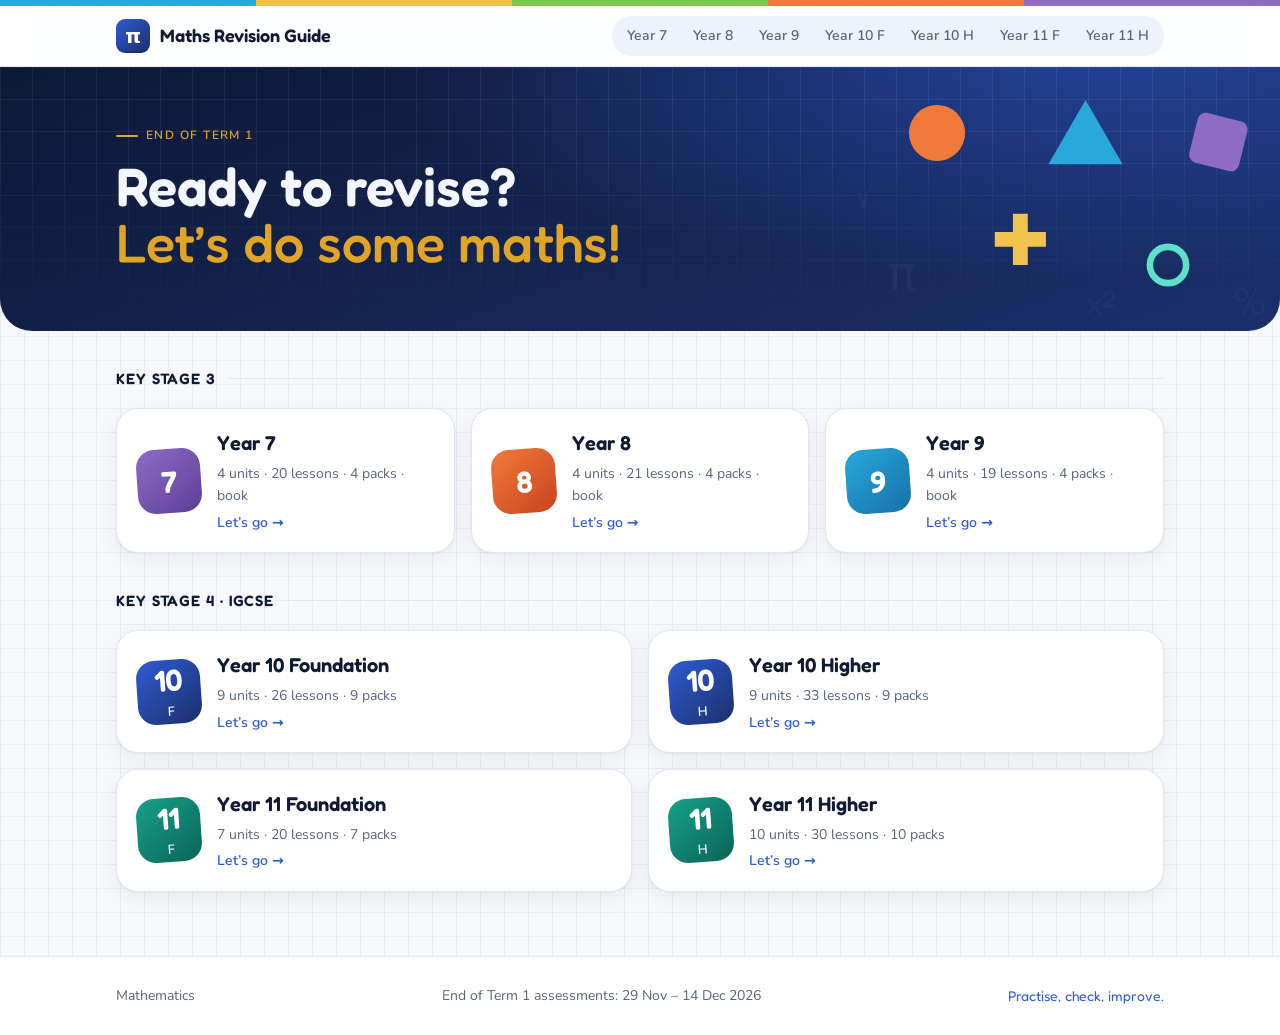
<file: index.html>
<!doctype html><html lang="en"><head><meta charset="utf-8"><meta name="viewport" content="width=device-width,initial-scale=1">
<title>Maths Revision Guide</title><link rel="preconnect" href="https://fonts.googleapis.com"><link href="https://fonts.googleapis.com/css2?family=Fredoka:wght@500;600;700&family=Nunito:wght@400;600;700;800&display=swap" rel="stylesheet">
<link rel="stylesheet" href="assets/style.css?v=1794501142"></head><body><div class="rainbow" aria-hidden="true"><i></i><i></i><i></i><i></i><i></i></div><header class="top"><div class="wrap"><a class="brand" href="index.html"><span class="logo">π</span><span><b>Maths Revision Guide</b></span></a><nav class="years"><a href="y7.html" class="">Year 7</a><a href="y8.html" class="">Year 8</a><a href="y9.html" class="">Year 9</a><a href="y10f.html" class="">Year 10 F</a><a href="y10h.html" class="">Year 10 H</a><a href="y11f.html" class="">Year 11 F</a><a href="y11h.html" class="">Year 11 H</a></nav></div></header><main><section class="hero home"><svg class="deco" viewBox="0 0 560 320" preserveAspectRatio="xMaxYMid meet" aria-hidden="true">
<g class="fl f1"><circle cx="120" cy="80" r="34" fill="#f07a3c"/></g>
<g class="fl f2"><polygon points="300,40 345,118 255,118" fill="#29a9db"/></g>
<g class="fl f3"><rect x="430" y="60" width="62" height="62" rx="10" fill="#8e6cc4" transform="rotate(14 461 91)"/></g>
<g class="fl f4"><path d="M190 200h22v-22h18v22h22v18h-22v22h-18v-22h-22z" fill="#f2c14e"/></g>
<g class="fl f2"><circle cx="400" cy="240" r="22" fill="none" stroke="#5fe0c8" stroke-width="8"/></g>
<g class="fl f1"><text x="60" y="270" font-size="58" fill="#ffffff" opacity=".22" font-family="Fredoka,sans-serif">π</text></g>
<g class="fl f3"><text x="300" y="300" font-size="40" fill="#ffffff" opacity=".2" font-family="Fredoka,sans-serif">x²</text></g>
<g class="fl f4"><text x="480" y="300" font-size="46" fill="#ffffff" opacity=".2" font-family="Fredoka,sans-serif">%</text></g>
<g class="fl f2"><text x="20" y="170" font-size="38" fill="#ffffff" opacity=".18" font-family="Fredoka,sans-serif">√</text></g>
</svg><div class="wrap"><p class="eyebrow">End of Term 1</p><h1>Ready to revise?<br><em>Let’s do some maths!</em></h1></div></section>
<div class="wrap"><div class="kslabel">Key Stage 3</div><div class="ygrid"><a class="ycard" href="y7.html"><span class="ybadge c7">7</span><span class="yname">Year 7</span><span class="ystats">4 units · 20 lessons · 4 packs · book</span><span class="go">Let’s go →</span></a><a class="ycard" href="y8.html"><span class="ybadge c8">8</span><span class="yname">Year 8</span><span class="ystats">4 units · 21 lessons · 4 packs · book</span><span class="go">Let’s go →</span></a><a class="ycard" href="y9.html"><span class="ybadge c9">9</span><span class="yname">Year 9</span><span class="ystats">4 units · 19 lessons · 4 packs · book</span><span class="go">Let’s go →</span></a></div><div class="kslabel">Key Stage 4 · IGCSE</div><div class="ygrid two"><a class="ycard" href="y10f.html"><span class="ybadge c10">10<sub>F</sub></span><span class="yname">Year 10 Foundation</span><span class="ystats">9 units · 26 lessons · 9 packs</span><span class="go">Let’s go →</span></a><a class="ycard" href="y10h.html"><span class="ybadge c10">10<sub>H</sub></span><span class="yname">Year 10 Higher</span><span class="ystats">9 units · 33 lessons · 9 packs</span><span class="go">Let’s go →</span></a><a class="ycard" href="y11f.html"><span class="ybadge c11">11<sub>F</sub></span><span class="yname">Year 11 Foundation</span><span class="ystats">7 units · 20 lessons · 7 packs</span><span class="go">Let’s go →</span></a><a class="ycard" href="y11h.html"><span class="ybadge c11">11<sub>H</sub></span><span class="yname">Year 11 Higher</span><span class="ystats">10 units · 30 lessons · 10 packs</span><span class="go">Let’s go →</span></a></div></div></main><footer><div class="wrap"><span>Mathematics</span><span>End of Term 1 assessments: 29 Nov – 14 Dec 2026</span><span class="f">Practise, check, improve.</span></div></footer></body></html>
</file>
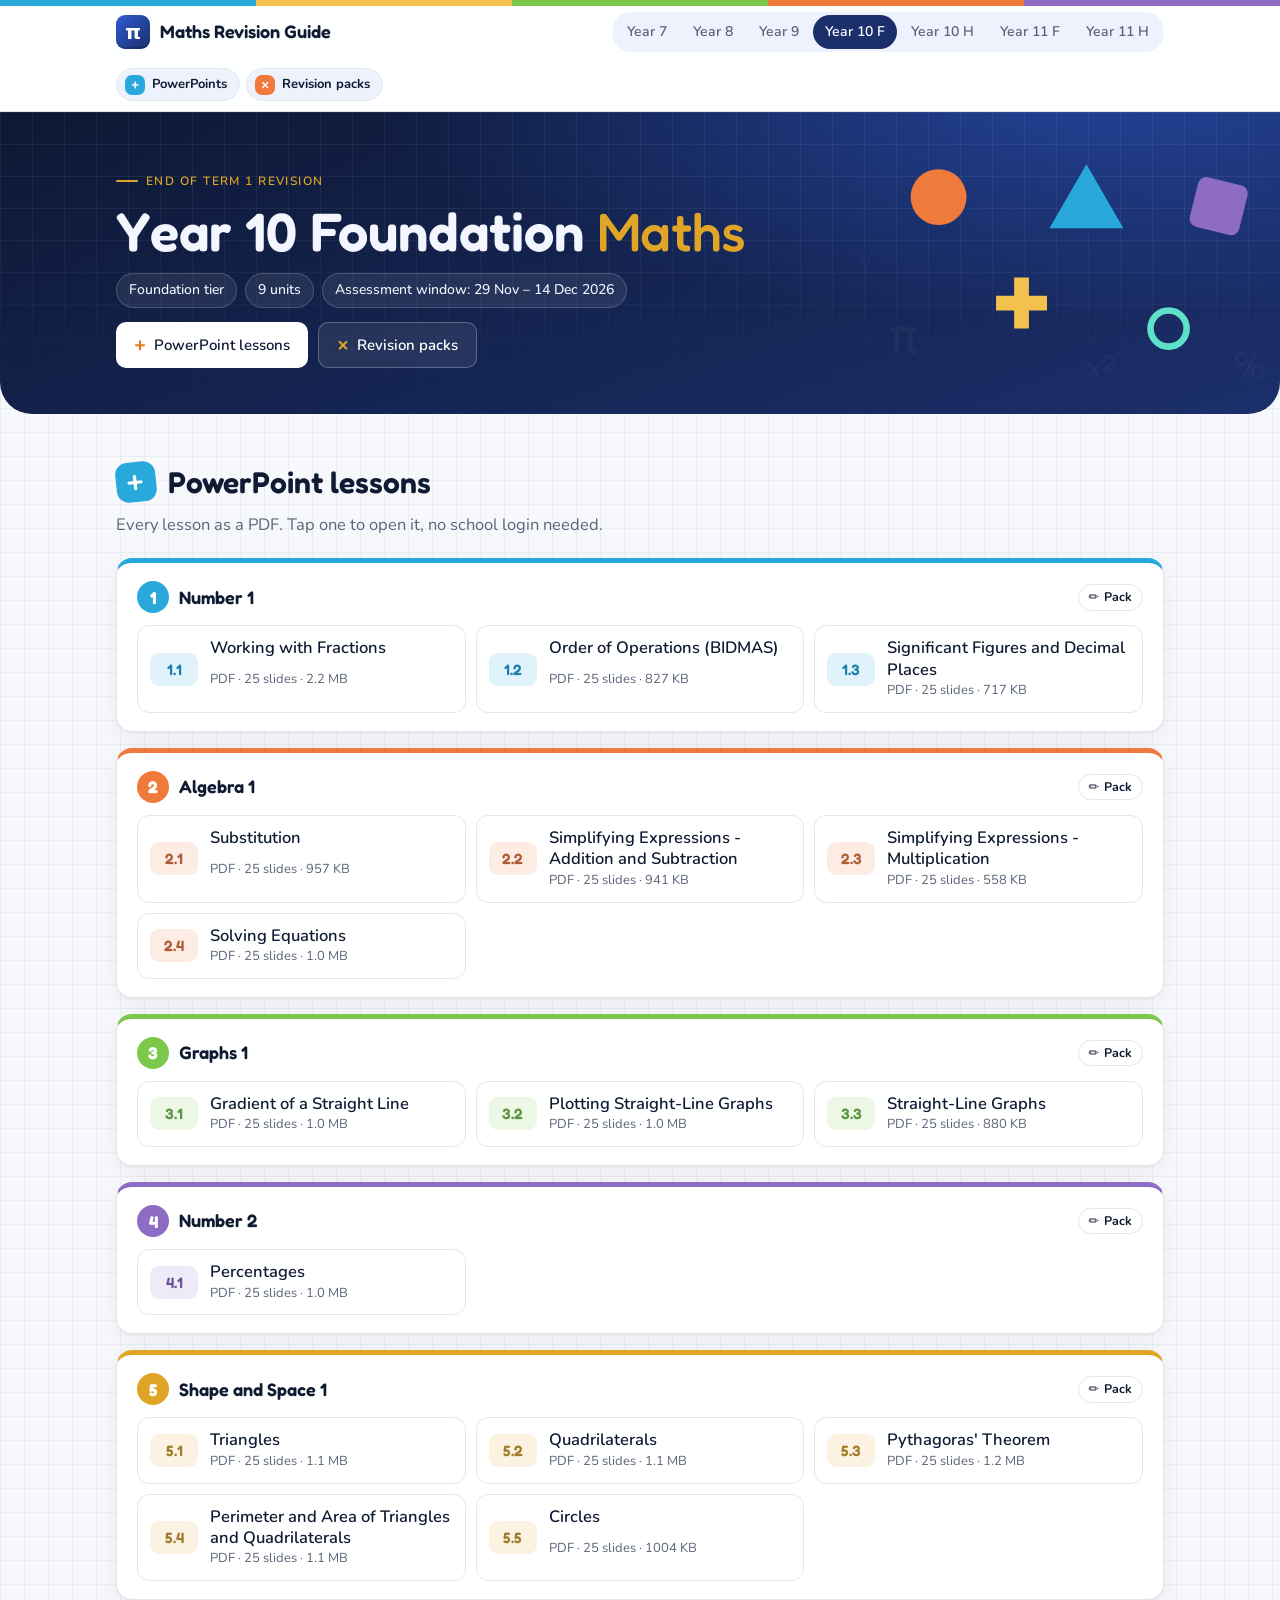
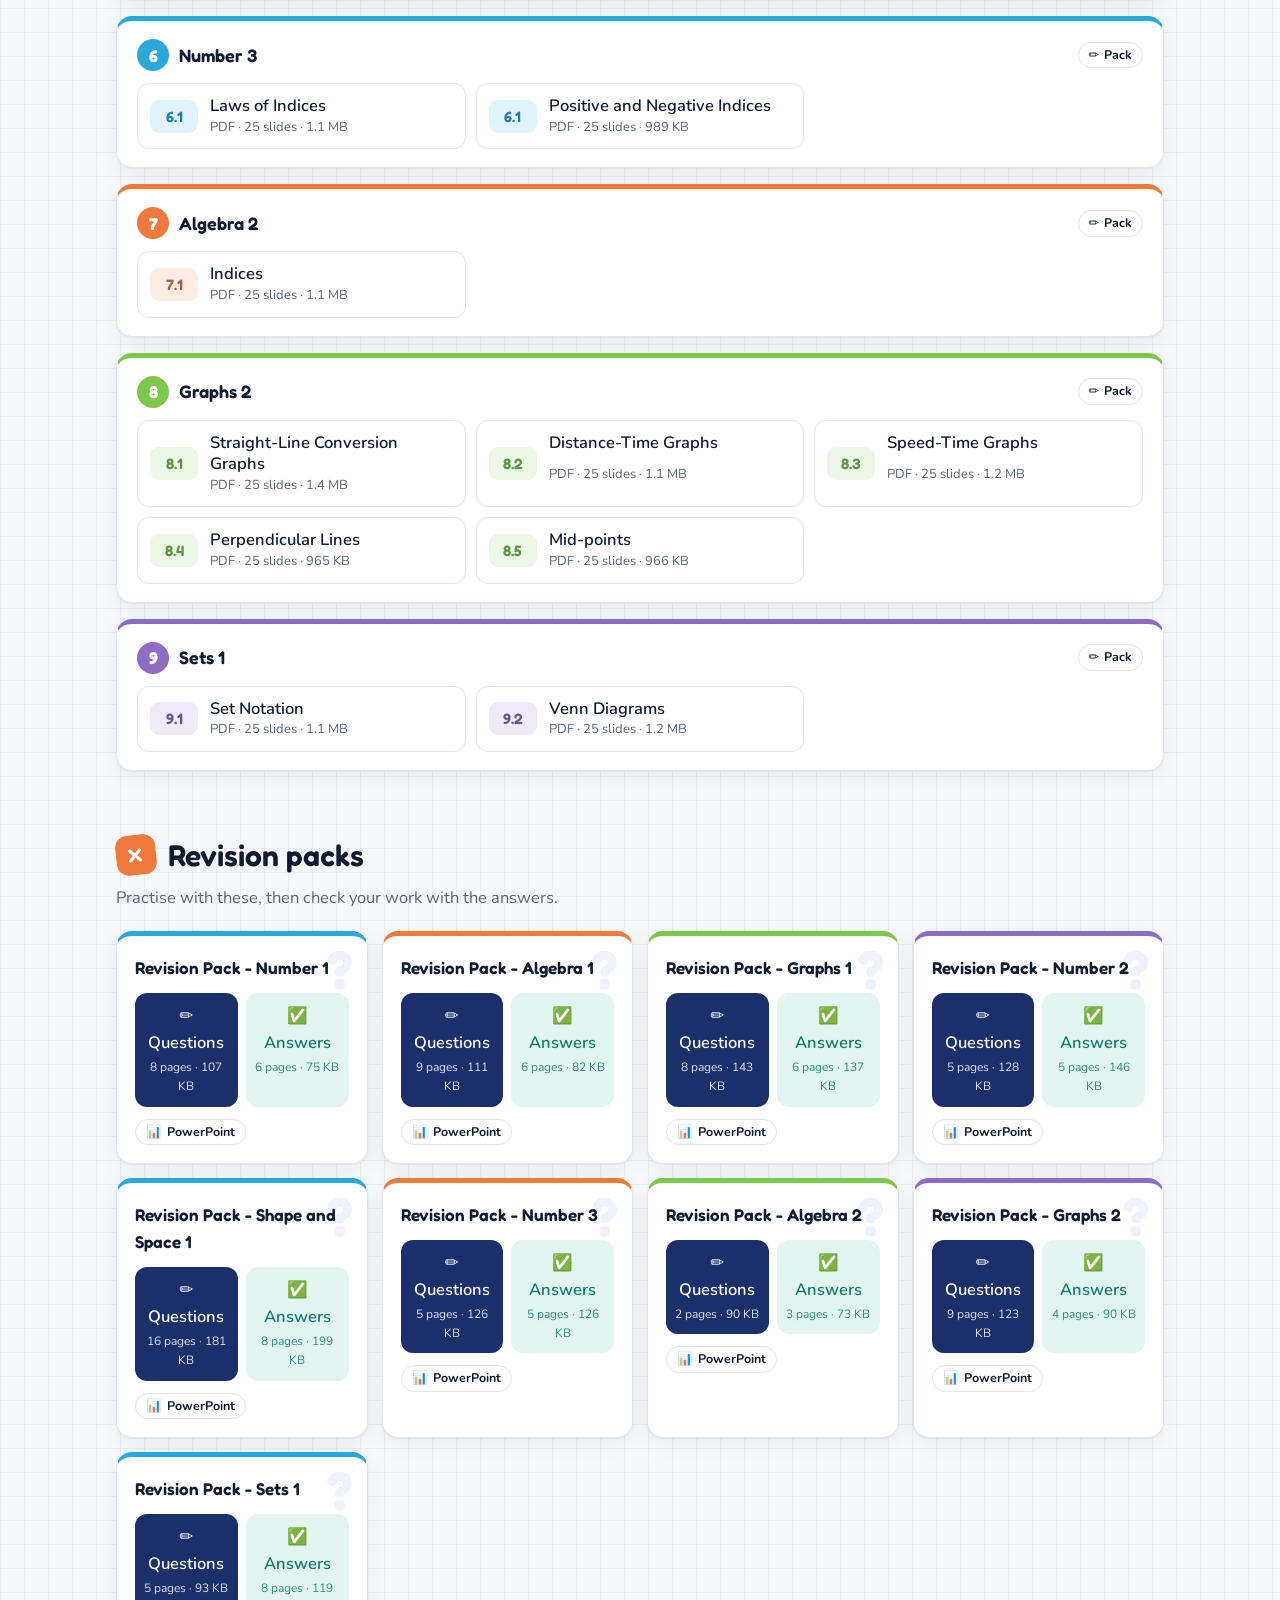
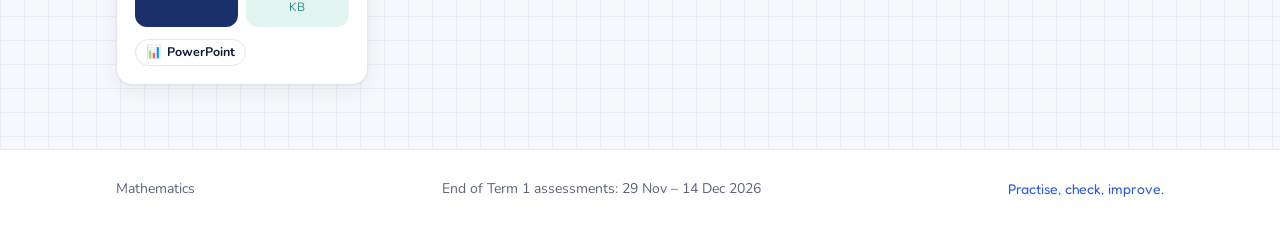
<file: y10f.html>
<!doctype html><html lang="en"><head><meta charset="utf-8"><meta name="viewport" content="width=device-width,initial-scale=1">
<title>Year 10 Foundation Maths Revision Guide</title><link rel="preconnect" href="https://fonts.googleapis.com"><link href="https://fonts.googleapis.com/css2?family=Fredoka:wght@500;600;700&family=Nunito:wght@400;600;700;800&display=swap" rel="stylesheet">
<link rel="stylesheet" href="assets/style.css?v=1794501142"></head><body><div class="rainbow" aria-hidden="true"><i></i><i></i><i></i><i></i><i></i></div><header class="top"><div class="wrap"><a class="brand" href="index.html"><span class="logo">π</span><span><b>Maths Revision Guide</b></span></a><nav class="years"><a href="y7.html" class="">Year 7</a><a href="y8.html" class="">Year 8</a><a href="y9.html" class="">Year 9</a><a href="y10f.html" class="on">Year 10 F</a><a href="y10h.html" class="">Year 10 H</a><a href="y11f.html" class="">Year 11 F</a><a href="y11h.html" class="">Year 11 H</a></nav><nav class="secs" aria-label="Sections"><a href="#lessons" class="sc-lessons"><b>+</b>PowerPoints</a><a href="#packs" class="sc-packs"><b>×</b>Revision packs</a></nav></div></header><main><section class="hero"><svg class="deco" viewBox="0 0 560 320" preserveAspectRatio="xMaxYMid meet" aria-hidden="true">
<g class="fl f1"><circle cx="120" cy="80" r="34" fill="#f07a3c"/></g>
<g class="fl f2"><polygon points="300,40 345,118 255,118" fill="#29a9db"/></g>
<g class="fl f3"><rect x="430" y="60" width="62" height="62" rx="10" fill="#8e6cc4" transform="rotate(14 461 91)"/></g>
<g class="fl f4"><path d="M190 200h22v-22h18v22h22v18h-22v22h-18v-22h-22z" fill="#f2c14e"/></g>
<g class="fl f2"><circle cx="400" cy="240" r="22" fill="none" stroke="#5fe0c8" stroke-width="8"/></g>
<g class="fl f1"><text x="60" y="270" font-size="58" fill="#ffffff" opacity=".22" font-family="Fredoka,sans-serif">π</text></g>
<g class="fl f3"><text x="300" y="300" font-size="40" fill="#ffffff" opacity=".2" font-family="Fredoka,sans-serif">x²</text></g>
<g class="fl f4"><text x="480" y="300" font-size="46" fill="#ffffff" opacity=".2" font-family="Fredoka,sans-serif">%</text></g>
<g class="fl f2"><text x="20" y="170" font-size="38" fill="#ffffff" opacity=".18" font-family="Fredoka,sans-serif">√</text></g>
</svg><div class="wrap">
<p class="eyebrow">End of Term 1 revision</p><h1>Year 10 Foundation <em>Maths</em></h1><div class="chips"><span class="chip">Foundation tier</span><span class="chip">9 units</span><span class="chip">Assessment window: 29 Nov – 14 Dec 2026</span></div>
<div class="jump"><a href="#lessons"><span>+</span> PowerPoint lessons</a><a href="#packs"><span>×</span> Revision packs</a></div></div></section>
<div class="wrap"><section id="lessons"><div class="shead"><span class="sno s1">+</span><h2>PowerPoint lessons</h2></div><p class="lead">Every lesson as a PDF. Tap one to open it, no school login needed.</p><div class="lgroup u1" id="l-1"><h3><span class="ucirc">1</span>Number 1<span class="ulinks"><a class="ul-p" href="#p-1"><span aria-hidden="true">✏️</span>Pack</a></span></h3><div class="decks"><a class="deck" href="lessons/y10/1.1-Working-with-Fractions.pdf" target="_blank" rel="noopener"><span class="dnum">1.1</span><span class="dname">Working with Fractions</span><span class="dmeta">PDF · 25 slides · 2.2 MB</span></a><a class="deck" href="lessons/y10/1.2-Order-of-Operations-BIDMAS.pdf" target="_blank" rel="noopener"><span class="dnum">1.2</span><span class="dname">Order of Operations (BIDMAS)</span><span class="dmeta">PDF · 25 slides · 827 KB</span></a><a class="deck" href="lessons/y10/1.3-Significant-Figures-and-Decimal-Places.pdf" target="_blank" rel="noopener"><span class="dnum">1.3</span><span class="dname">Significant Figures and Decimal Places</span><span class="dmeta">PDF · 25 slides · 717 KB</span></a></div></div><div class="lgroup u2" id="l-2"><h3><span class="ucirc">2</span>Algebra 1<span class="ulinks"><a class="ul-p" href="#p-2"><span aria-hidden="true">✏️</span>Pack</a></span></h3><div class="decks"><a class="deck" href="lessons/y10/2.1-Substitution.pdf" target="_blank" rel="noopener"><span class="dnum">2.1</span><span class="dname">Substitution</span><span class="dmeta">PDF · 25 slides · 957 KB</span></a><a class="deck" href="lessons/y10/2.2-Simplifying-Expressions---Addition-and-Subtraction.pdf" target="_blank" rel="noopener"><span class="dnum">2.2</span><span class="dname">Simplifying Expressions - Addition and Subtraction</span><span class="dmeta">PDF · 25 slides · 941 KB</span></a><a class="deck" href="lessons/y10/2.3-Simplifying-Expressions---Multiplication.pdf" target="_blank" rel="noopener"><span class="dnum">2.3</span><span class="dname">Simplifying Expressions - Multiplication</span><span class="dmeta">PDF · 25 slides · 558 KB</span></a><a class="deck" href="lessons/y10/2.4-Solving-Equations.pdf" target="_blank" rel="noopener"><span class="dnum">2.4</span><span class="dname">Solving Equations</span><span class="dmeta">PDF · 25 slides · 1.0 MB</span></a></div></div><div class="lgroup u3" id="l-3"><h3><span class="ucirc">3</span>Graphs 1<span class="ulinks"><a class="ul-p" href="#p-3"><span aria-hidden="true">✏️</span>Pack</a></span></h3><div class="decks"><a class="deck" href="lessons/y10/3.1-Gradient-of-a-Straight-Line.pdf" target="_blank" rel="noopener"><span class="dnum">3.1</span><span class="dname">Gradient of a Straight Line</span><span class="dmeta">PDF · 25 slides · 1.0 MB</span></a><a class="deck" href="lessons/y10/3.2-Plotting-Straight-Line-Graphs.pdf" target="_blank" rel="noopener"><span class="dnum">3.2</span><span class="dname">Plotting Straight-Line Graphs</span><span class="dmeta">PDF · 25 slides · 1.0 MB</span></a><a class="deck" href="lessons/y10/3.3-Straight-Line-Graphs.pdf" target="_blank" rel="noopener"><span class="dnum">3.3</span><span class="dname">Straight-Line Graphs</span><span class="dmeta">PDF · 25 slides · 880 KB</span></a></div></div><div class="lgroup u4" id="l-4"><h3><span class="ucirc">4</span>Number 2<span class="ulinks"><a class="ul-p" href="#p-4"><span aria-hidden="true">✏️</span>Pack</a></span></h3><div class="decks"><a class="deck" href="lessons/y10/4.1-Percentages.pdf" target="_blank" rel="noopener"><span class="dnum">4.1</span><span class="dname">Percentages</span><span class="dmeta">PDF · 25 slides · 1.0 MB</span></a></div></div><div class="lgroup u5" id="l-5"><h3><span class="ucirc">5</span>Shape and Space 1<span class="ulinks"><a class="ul-p" href="#p-5"><span aria-hidden="true">✏️</span>Pack</a></span></h3><div class="decks"><a class="deck" href="lessons/y10/5.1-Triangles.pdf" target="_blank" rel="noopener"><span class="dnum">5.1</span><span class="dname">Triangles</span><span class="dmeta">PDF · 25 slides · 1.1 MB</span></a><a class="deck" href="lessons/y10/5.2-Quadrilaterals.pdf" target="_blank" rel="noopener"><span class="dnum">5.2</span><span class="dname">Quadrilaterals</span><span class="dmeta">PDF · 25 slides · 1.1 MB</span></a><a class="deck" href="lessons/y10/5.3-Pythagoras-Theorem.pdf" target="_blank" rel="noopener"><span class="dnum">5.3</span><span class="dname">Pythagoras&#x27; Theorem</span><span class="dmeta">PDF · 25 slides · 1.2 MB</span></a><a class="deck" href="lessons/y10/5.4-Perimeter-and-Area-of-Triangles-and-Quadrilaterals.pdf" target="_blank" rel="noopener"><span class="dnum">5.4</span><span class="dname">Perimeter and Area of Triangles and Quadrilaterals</span><span class="dmeta">PDF · 25 slides · 1.1 MB</span></a><a class="deck" href="lessons/y10/5.5-Circles.pdf" target="_blank" rel="noopener"><span class="dnum">5.5</span><span class="dname">Circles</span><span class="dmeta">PDF · 25 slides · 1004 KB</span></a></div></div><div class="lgroup u1" id="l-6"><h3><span class="ucirc">6</span>Number 3<span class="ulinks"><a class="ul-p" href="#p-6"><span aria-hidden="true">✏️</span>Pack</a></span></h3><div class="decks"><a class="deck" href="lessons/y10/6.1-Laws-of-Indices.pdf" target="_blank" rel="noopener"><span class="dnum">6.1</span><span class="dname">Laws of Indices</span><span class="dmeta">PDF · 25 slides · 1.1 MB</span></a><a class="deck" href="lessons/y10/6.1-Positive-and-Negative-Indices.pdf" target="_blank" rel="noopener"><span class="dnum">6.1</span><span class="dname">Positive and Negative Indices</span><span class="dmeta">PDF · 25 slides · 989 KB</span></a></div></div><div class="lgroup u2" id="l-7"><h3><span class="ucirc">7</span>Algebra 2<span class="ulinks"><a class="ul-p" href="#p-7"><span aria-hidden="true">✏️</span>Pack</a></span></h3><div class="decks"><a class="deck" href="lessons/y10/7.1-Indices.pdf" target="_blank" rel="noopener"><span class="dnum">7.1</span><span class="dname">Indices</span><span class="dmeta">PDF · 25 slides · 1.1 MB</span></a></div></div><div class="lgroup u3" id="l-8"><h3><span class="ucirc">8</span>Graphs 2<span class="ulinks"><a class="ul-p" href="#p-8"><span aria-hidden="true">✏️</span>Pack</a></span></h3><div class="decks"><a class="deck" href="lessons/y10/8.1-Straight-Line-Conversion-Graphs.pdf" target="_blank" rel="noopener"><span class="dnum">8.1</span><span class="dname">Straight-Line Conversion Graphs</span><span class="dmeta">PDF · 25 slides · 1.4 MB</span></a><a class="deck" href="lessons/y10/8.2-Distance-Time-Graphs.pdf" target="_blank" rel="noopener"><span class="dnum">8.2</span><span class="dname">Distance-Time Graphs</span><span class="dmeta">PDF · 25 slides · 1.1 MB</span></a><a class="deck" href="lessons/y10/8.3-Speed-Time-Graphs.pdf" target="_blank" rel="noopener"><span class="dnum">8.3</span><span class="dname">Speed-Time Graphs</span><span class="dmeta">PDF · 25 slides · 1.2 MB</span></a><a class="deck" href="lessons/y10/8.4-Perpendicular-Lines.pdf" target="_blank" rel="noopener"><span class="dnum">8.4</span><span class="dname">Perpendicular Lines</span><span class="dmeta">PDF · 25 slides · 965 KB</span></a><a class="deck" href="lessons/y10/8.5-Mid-points.pdf" target="_blank" rel="noopener"><span class="dnum">8.5</span><span class="dname">Mid-points</span><span class="dmeta">PDF · 25 slides · 966 KB</span></a></div></div><div class="lgroup u4" id="l-9"><h3><span class="ucirc">9</span>Sets 1<span class="ulinks"><a class="ul-p" href="#p-9"><span aria-hidden="true">✏️</span>Pack</a></span></h3><div class="decks"><a class="deck" href="lessons/y10/9.1-Set-Notation.pdf" target="_blank" rel="noopener"><span class="dnum">9.1</span><span class="dname">Set Notation</span><span class="dmeta">PDF · 25 slides · 1.1 MB</span></a><a class="deck" href="lessons/y10/9.2-Venn-Diagrams.pdf" target="_blank" rel="noopener"><span class="dnum">9.2</span><span class="dname">Venn Diagrams</span><span class="dmeta">PDF · 25 slides · 1.2 MB</span></a></div></div></section>
<section id="packs"><div class="shead"><span class="sno s2">×</span><h2>Revision packs</h2></div><p class="lead">Practise with these, then check your work with the answers.</p><div class="packs"><div class="pack" id="p-1"><div class="ptitle">Revision Pack - Number 1</div><div class="pbtns"><a class="pbtn q" href="packs/y10f/Year-10-F---Number-1-Revision-Pack.pdf" target="_blank" rel="noopener">✏️ Questions<small>8 pages · 107 KB</small></a><a class="pbtn a" href="packs/y10f/Year-10-F---Number-1-Revision-Pack-Answers.pdf" target="_blank" rel="noopener">✅ Answers<small>6 pages · 75 KB</small></a></div><div class="ulinks p"><a class="ul-l" href="#l-1"><span aria-hidden="true">📊</span>PowerPoint</a></div></div><div class="pack" id="p-2"><div class="ptitle">Revision Pack - Algebra 1</div><div class="pbtns"><a class="pbtn q" href="packs/y10f/Year-10-F---Algebra-1-Revision-Pack.pdf" target="_blank" rel="noopener">✏️ Questions<small>9 pages · 111 KB</small></a><a class="pbtn a" href="packs/y10f/Year-10-F---Algebra-1-Revision-Pack-Answers.pdf" target="_blank" rel="noopener">✅ Answers<small>6 pages · 82 KB</small></a></div><div class="ulinks p"><a class="ul-l" href="#l-2"><span aria-hidden="true">📊</span>PowerPoint</a></div></div><div class="pack" id="p-3"><div class="ptitle">Revision Pack - Graphs 1</div><div class="pbtns"><a class="pbtn q" href="packs/y10f/Year-10-F---Graphs-1-Revision-Pack.pdf" target="_blank" rel="noopener">✏️ Questions<small>8 pages · 143 KB</small></a><a class="pbtn a" href="packs/y10f/Year-10-F---Graphs-1-Revision-Pack-Answers.pdf" target="_blank" rel="noopener">✅ Answers<small>6 pages · 137 KB</small></a></div><div class="ulinks p"><a class="ul-l" href="#l-3"><span aria-hidden="true">📊</span>PowerPoint</a></div></div><div class="pack" id="p-4"><div class="ptitle">Revision Pack - Number 2</div><div class="pbtns"><a class="pbtn q" href="packs/y10f/Year-10-F---Number-2-Revision-Pack.pdf" target="_blank" rel="noopener">✏️ Questions<small>5 pages · 128 KB</small></a><a class="pbtn a" href="packs/y10f/Year-10-F---Number-2-Revision-Pack-Answers.pdf" target="_blank" rel="noopener">✅ Answers<small>5 pages · 146 KB</small></a></div><div class="ulinks p"><a class="ul-l" href="#l-4"><span aria-hidden="true">📊</span>PowerPoint</a></div></div><div class="pack" id="p-5"><div class="ptitle">Revision Pack - Shape and Space 1</div><div class="pbtns"><a class="pbtn q" href="packs/y10f/Year-10-F---Shape-and-Space-1-Revision-Pack.pdf" target="_blank" rel="noopener">✏️ Questions<small>16 pages · 181 KB</small></a><a class="pbtn a" href="packs/y10f/Year-10-F---Shape-and-Space-1-Revision-Pack-Answers.pdf" target="_blank" rel="noopener">✅ Answers<small>8 pages · 199 KB</small></a></div><div class="ulinks p"><a class="ul-l" href="#l-5"><span aria-hidden="true">📊</span>PowerPoint</a></div></div><div class="pack" id="p-6"><div class="ptitle">Revision Pack - Number 3</div><div class="pbtns"><a class="pbtn q" href="packs/y10f/Year-10-F---Number-3-Revision-Pack.pdf" target="_blank" rel="noopener">✏️ Questions<small>5 pages · 126 KB</small></a><a class="pbtn a" href="packs/y10f/Year-10-F---Number-3-Revision-Pack-Answers.pdf" target="_blank" rel="noopener">✅ Answers<small>5 pages · 126 KB</small></a></div><div class="ulinks p"><a class="ul-l" href="#l-6"><span aria-hidden="true">📊</span>PowerPoint</a></div></div><div class="pack" id="p-7"><div class="ptitle">Revision Pack - Algebra 2</div><div class="pbtns"><a class="pbtn q" href="packs/y10f/Year-10-F---Algebra-2-Revision-Pack.pdf" target="_blank" rel="noopener">✏️ Questions<small>2 pages · 90 KB</small></a><a class="pbtn a" href="packs/y10f/Year-10-F---Algebra-2-Revision-Pack-Answers.pdf" target="_blank" rel="noopener">✅ Answers<small>3 pages · 73 KB</small></a></div><div class="ulinks p"><a class="ul-l" href="#l-7"><span aria-hidden="true">📊</span>PowerPoint</a></div></div><div class="pack" id="p-8"><div class="ptitle">Revision Pack - Graphs 2</div><div class="pbtns"><a class="pbtn q" href="packs/y10f/Year-10-F---Graphs-2-Revision-Pack.pdf" target="_blank" rel="noopener">✏️ Questions<small>9 pages · 123 KB</small></a><a class="pbtn a" href="packs/y10f/Year-10-F---Graphs-2-Revision-Pack-Answers.pdf" target="_blank" rel="noopener">✅ Answers<small>4 pages · 90 KB</small></a></div><div class="ulinks p"><a class="ul-l" href="#l-8"><span aria-hidden="true">📊</span>PowerPoint</a></div></div><div class="pack" id="p-9"><div class="ptitle">Revision Pack - Sets 1</div><div class="pbtns"><a class="pbtn q" href="packs/y10f/Year-10-F---Sets-1-Revision-Pack.pdf" target="_blank" rel="noopener">✏️ Questions<small>5 pages · 93 KB</small></a><a class="pbtn a" href="packs/y10f/Year-10-F---Sets-1-Revision-Pack-Answers.pdf" target="_blank" rel="noopener">✅ Answers<small>8 pages · 119 KB</small></a></div><div class="ulinks p"><a class="ul-l" href="#l-9"><span aria-hidden="true">📊</span>PowerPoint</a></div></div></div></section></div></main><footer><div class="wrap"><span>Mathematics</span><span>End of Term 1 assessments: 29 Nov – 14 Dec 2026</span><span class="f">Practise, check, improve.</span></div></footer></body></html>
</file>
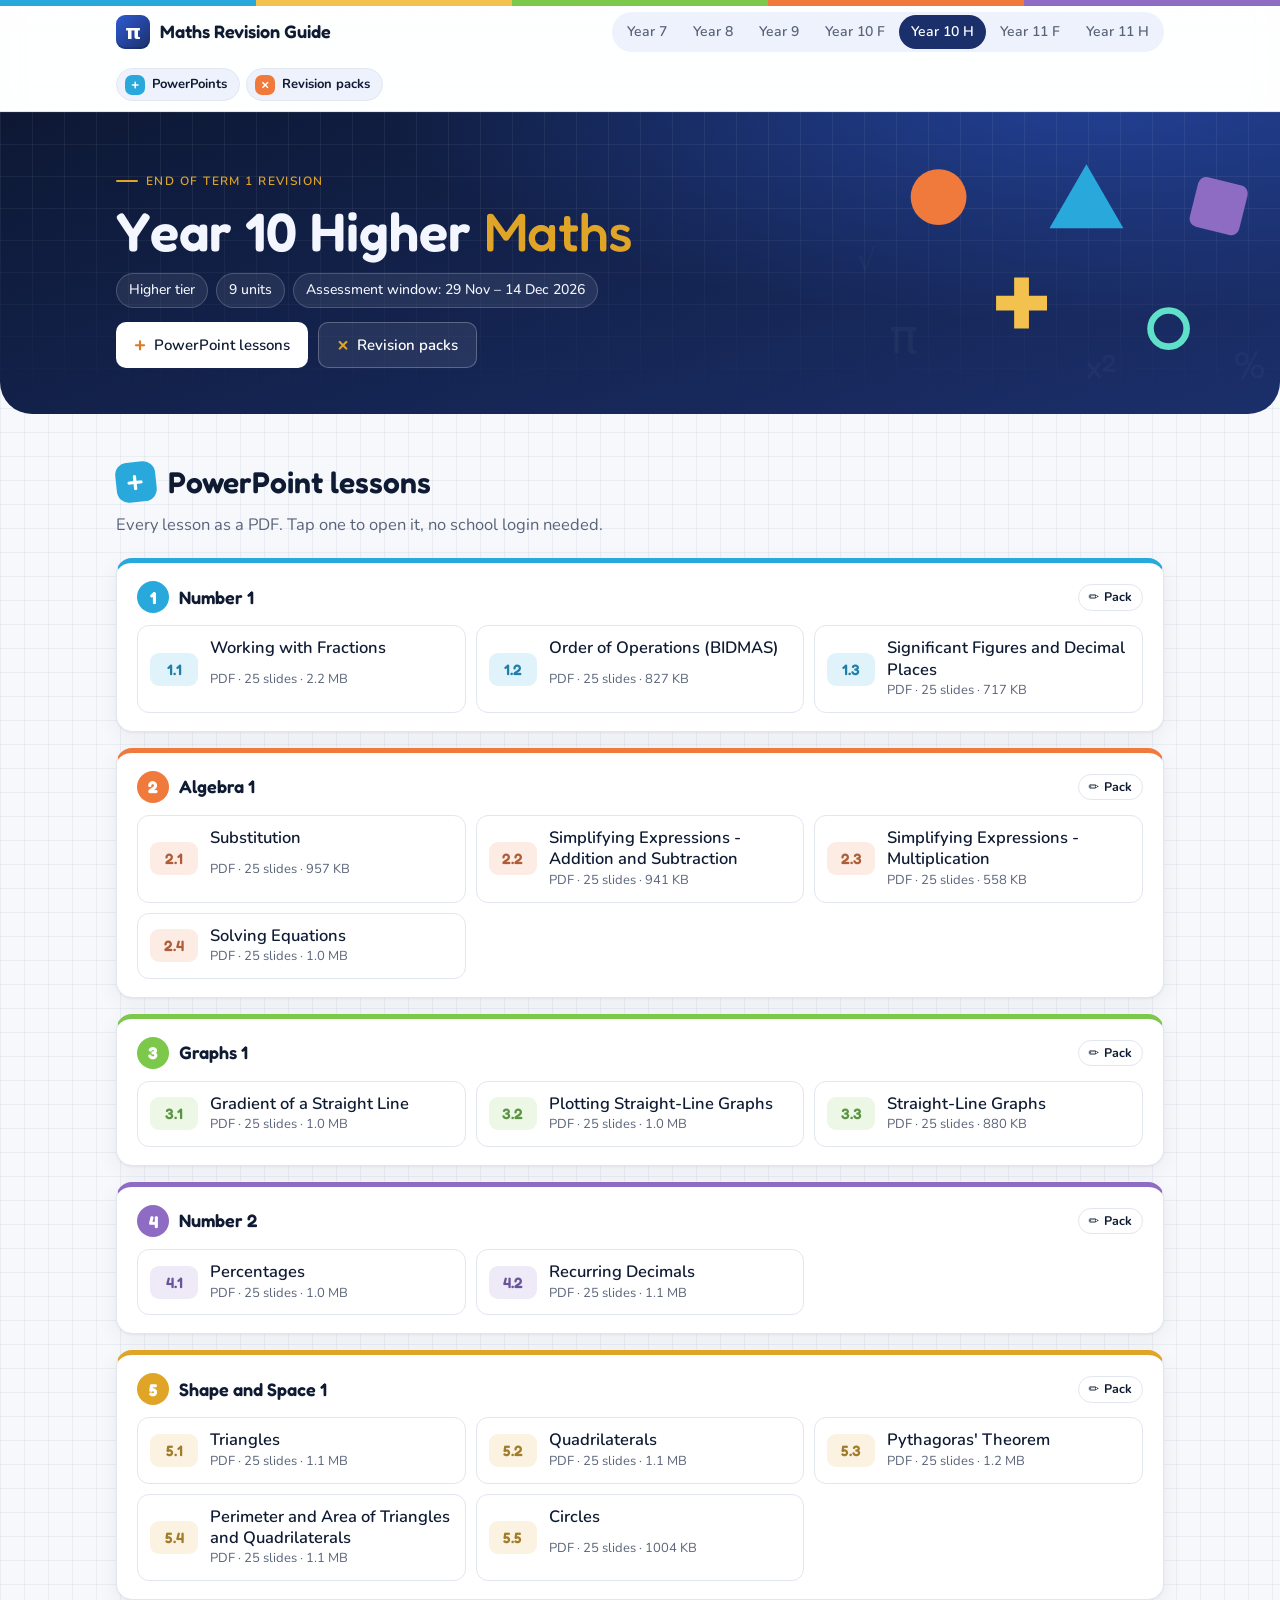
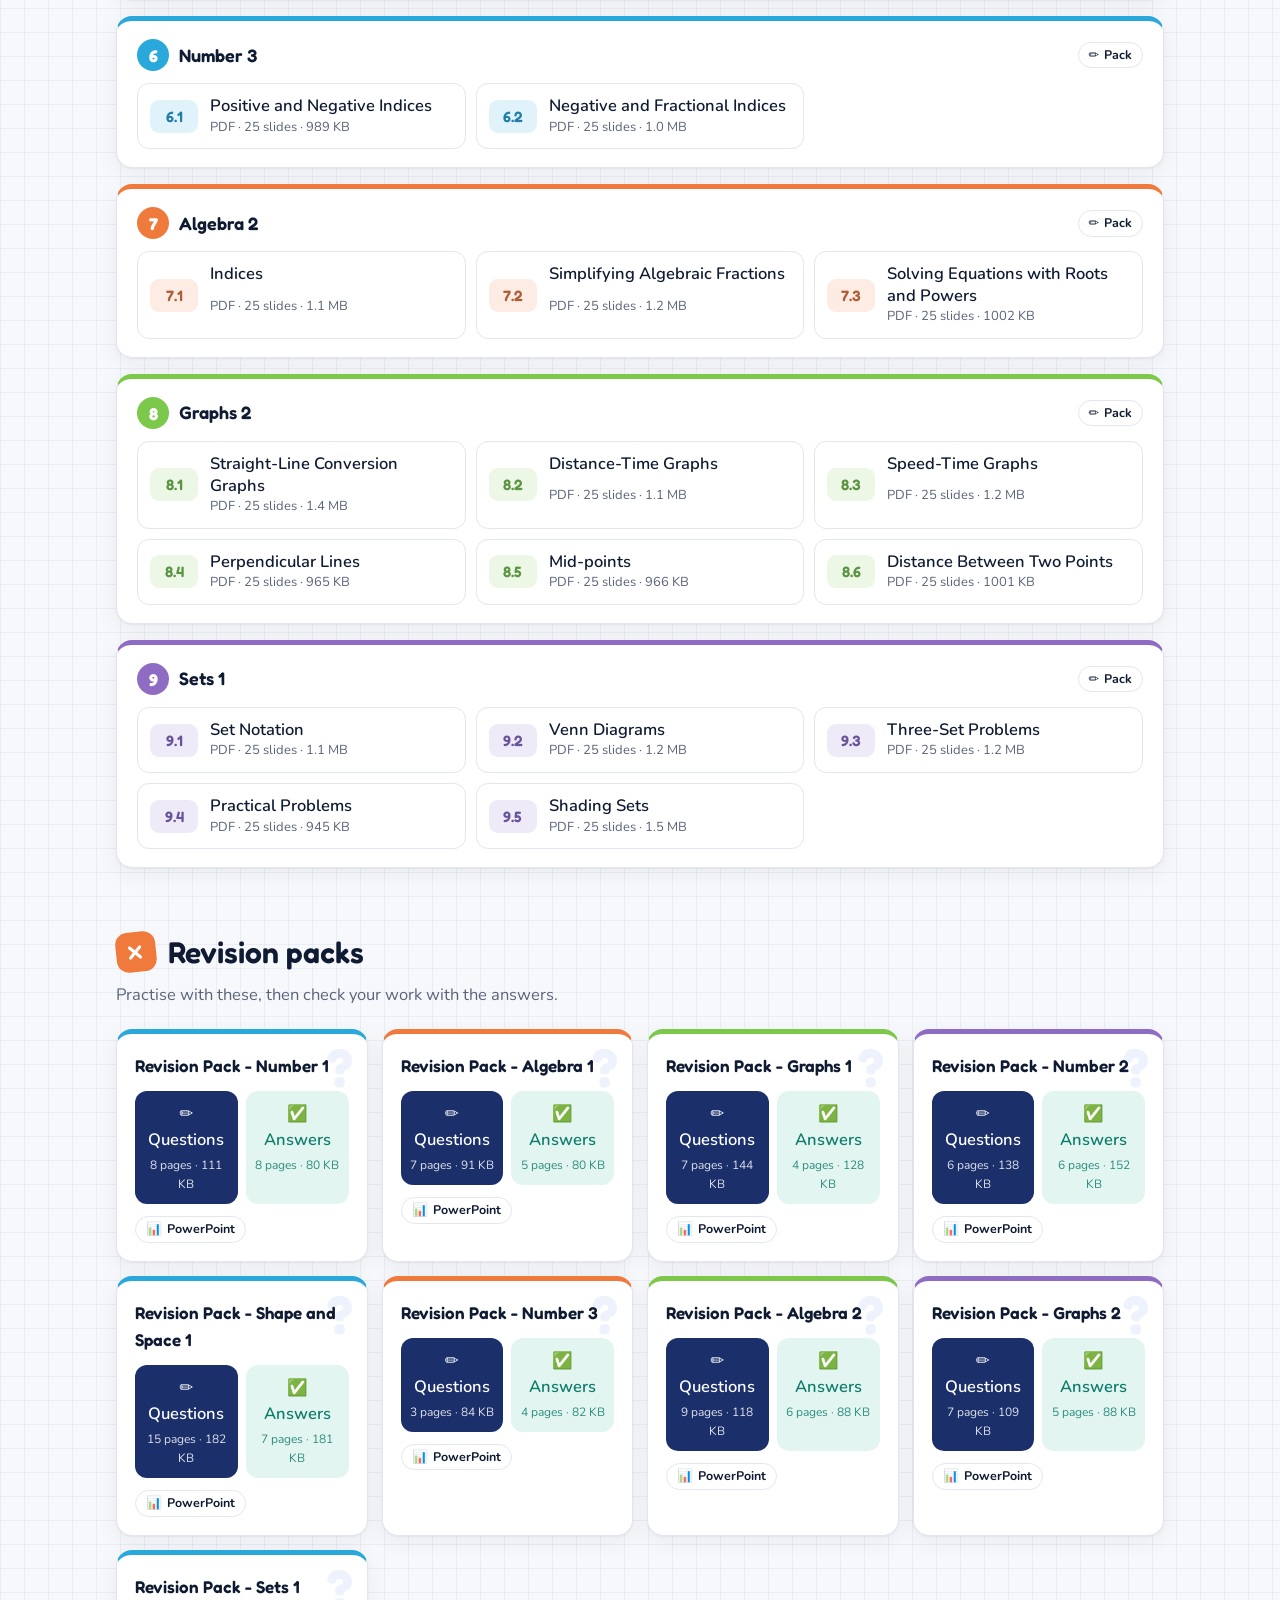
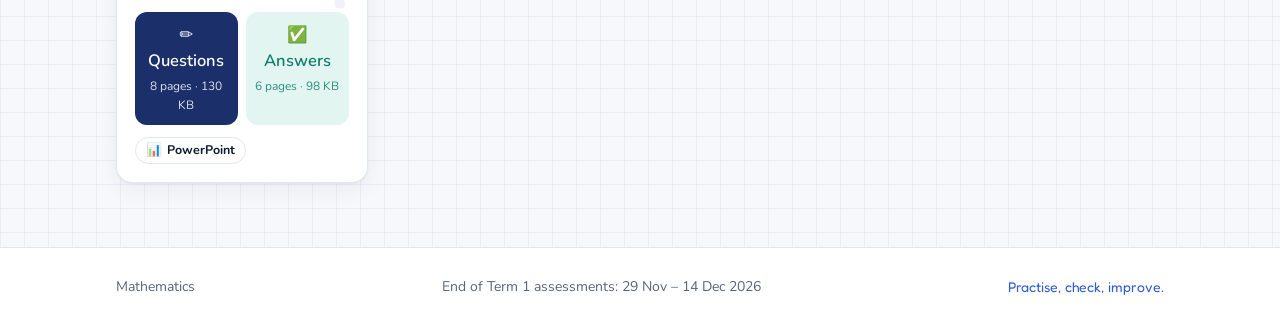
<file: y10h.html>
<!doctype html><html lang="en"><head><meta charset="utf-8"><meta name="viewport" content="width=device-width,initial-scale=1">
<title>Year 10 Higher Maths Revision Guide</title><link rel="preconnect" href="https://fonts.googleapis.com"><link href="https://fonts.googleapis.com/css2?family=Fredoka:wght@500;600;700&family=Nunito:wght@400;600;700;800&display=swap" rel="stylesheet">
<link rel="stylesheet" href="assets/style.css?v=1794501142"></head><body><div class="rainbow" aria-hidden="true"><i></i><i></i><i></i><i></i><i></i></div><header class="top"><div class="wrap"><a class="brand" href="index.html"><span class="logo">π</span><span><b>Maths Revision Guide</b></span></a><nav class="years"><a href="y7.html" class="">Year 7</a><a href="y8.html" class="">Year 8</a><a href="y9.html" class="">Year 9</a><a href="y10f.html" class="">Year 10 F</a><a href="y10h.html" class="on">Year 10 H</a><a href="y11f.html" class="">Year 11 F</a><a href="y11h.html" class="">Year 11 H</a></nav><nav class="secs" aria-label="Sections"><a href="#lessons" class="sc-lessons"><b>+</b>PowerPoints</a><a href="#packs" class="sc-packs"><b>×</b>Revision packs</a></nav></div></header><main><section class="hero"><svg class="deco" viewBox="0 0 560 320" preserveAspectRatio="xMaxYMid meet" aria-hidden="true">
<g class="fl f1"><circle cx="120" cy="80" r="34" fill="#f07a3c"/></g>
<g class="fl f2"><polygon points="300,40 345,118 255,118" fill="#29a9db"/></g>
<g class="fl f3"><rect x="430" y="60" width="62" height="62" rx="10" fill="#8e6cc4" transform="rotate(14 461 91)"/></g>
<g class="fl f4"><path d="M190 200h22v-22h18v22h22v18h-22v22h-18v-22h-22z" fill="#f2c14e"/></g>
<g class="fl f2"><circle cx="400" cy="240" r="22" fill="none" stroke="#5fe0c8" stroke-width="8"/></g>
<g class="fl f1"><text x="60" y="270" font-size="58" fill="#ffffff" opacity=".22" font-family="Fredoka,sans-serif">π</text></g>
<g class="fl f3"><text x="300" y="300" font-size="40" fill="#ffffff" opacity=".2" font-family="Fredoka,sans-serif">x²</text></g>
<g class="fl f4"><text x="480" y="300" font-size="46" fill="#ffffff" opacity=".2" font-family="Fredoka,sans-serif">%</text></g>
<g class="fl f2"><text x="20" y="170" font-size="38" fill="#ffffff" opacity=".18" font-family="Fredoka,sans-serif">√</text></g>
</svg><div class="wrap">
<p class="eyebrow">End of Term 1 revision</p><h1>Year 10 Higher <em>Maths</em></h1><div class="chips"><span class="chip">Higher tier</span><span class="chip">9 units</span><span class="chip">Assessment window: 29 Nov – 14 Dec 2026</span></div>
<div class="jump"><a href="#lessons"><span>+</span> PowerPoint lessons</a><a href="#packs"><span>×</span> Revision packs</a></div></div></section>
<div class="wrap"><section id="lessons"><div class="shead"><span class="sno s1">+</span><h2>PowerPoint lessons</h2></div><p class="lead">Every lesson as a PDF. Tap one to open it, no school login needed.</p><div class="lgroup u1" id="l-1"><h3><span class="ucirc">1</span>Number 1<span class="ulinks"><a class="ul-p" href="#p-1"><span aria-hidden="true">✏️</span>Pack</a></span></h3><div class="decks"><a class="deck" href="lessons/y10/1.1-Working-with-Fractions.pdf" target="_blank" rel="noopener"><span class="dnum">1.1</span><span class="dname">Working with Fractions</span><span class="dmeta">PDF · 25 slides · 2.2 MB</span></a><a class="deck" href="lessons/y10/1.2-Order-of-Operations-BIDMAS.pdf" target="_blank" rel="noopener"><span class="dnum">1.2</span><span class="dname">Order of Operations (BIDMAS)</span><span class="dmeta">PDF · 25 slides · 827 KB</span></a><a class="deck" href="lessons/y10/1.3-Significant-Figures-and-Decimal-Places.pdf" target="_blank" rel="noopener"><span class="dnum">1.3</span><span class="dname">Significant Figures and Decimal Places</span><span class="dmeta">PDF · 25 slides · 717 KB</span></a></div></div><div class="lgroup u2" id="l-2"><h3><span class="ucirc">2</span>Algebra 1<span class="ulinks"><a class="ul-p" href="#p-2"><span aria-hidden="true">✏️</span>Pack</a></span></h3><div class="decks"><a class="deck" href="lessons/y10/2.1-Substitution.pdf" target="_blank" rel="noopener"><span class="dnum">2.1</span><span class="dname">Substitution</span><span class="dmeta">PDF · 25 slides · 957 KB</span></a><a class="deck" href="lessons/y10/2.2-Simplifying-Expressions---Addition-and-Subtraction.pdf" target="_blank" rel="noopener"><span class="dnum">2.2</span><span class="dname">Simplifying Expressions - Addition and Subtraction</span><span class="dmeta">PDF · 25 slides · 941 KB</span></a><a class="deck" href="lessons/y10/2.3-Simplifying-Expressions---Multiplication.pdf" target="_blank" rel="noopener"><span class="dnum">2.3</span><span class="dname">Simplifying Expressions - Multiplication</span><span class="dmeta">PDF · 25 slides · 558 KB</span></a><a class="deck" href="lessons/y10/2.4-Solving-Equations.pdf" target="_blank" rel="noopener"><span class="dnum">2.4</span><span class="dname">Solving Equations</span><span class="dmeta">PDF · 25 slides · 1.0 MB</span></a></div></div><div class="lgroup u3" id="l-3"><h3><span class="ucirc">3</span>Graphs 1<span class="ulinks"><a class="ul-p" href="#p-3"><span aria-hidden="true">✏️</span>Pack</a></span></h3><div class="decks"><a class="deck" href="lessons/y10/3.1-Gradient-of-a-Straight-Line.pdf" target="_blank" rel="noopener"><span class="dnum">3.1</span><span class="dname">Gradient of a Straight Line</span><span class="dmeta">PDF · 25 slides · 1.0 MB</span></a><a class="deck" href="lessons/y10/3.2-Plotting-Straight-Line-Graphs.pdf" target="_blank" rel="noopener"><span class="dnum">3.2</span><span class="dname">Plotting Straight-Line Graphs</span><span class="dmeta">PDF · 25 slides · 1.0 MB</span></a><a class="deck" href="lessons/y10/3.3-Straight-Line-Graphs.pdf" target="_blank" rel="noopener"><span class="dnum">3.3</span><span class="dname">Straight-Line Graphs</span><span class="dmeta">PDF · 25 slides · 880 KB</span></a></div></div><div class="lgroup u4" id="l-4"><h3><span class="ucirc">4</span>Number 2<span class="ulinks"><a class="ul-p" href="#p-4"><span aria-hidden="true">✏️</span>Pack</a></span></h3><div class="decks"><a class="deck" href="lessons/y10/4.1-Percentages.pdf" target="_blank" rel="noopener"><span class="dnum">4.1</span><span class="dname">Percentages</span><span class="dmeta">PDF · 25 slides · 1.0 MB</span></a><a class="deck" href="lessons/y10/4.2-Recurring-Decimals.pdf" target="_blank" rel="noopener"><span class="dnum">4.2</span><span class="dname">Recurring Decimals</span><span class="dmeta">PDF · 25 slides · 1.1 MB</span></a></div></div><div class="lgroup u5" id="l-5"><h3><span class="ucirc">5</span>Shape and Space 1<span class="ulinks"><a class="ul-p" href="#p-5"><span aria-hidden="true">✏️</span>Pack</a></span></h3><div class="decks"><a class="deck" href="lessons/y10/5.1-Triangles.pdf" target="_blank" rel="noopener"><span class="dnum">5.1</span><span class="dname">Triangles</span><span class="dmeta">PDF · 25 slides · 1.1 MB</span></a><a class="deck" href="lessons/y10/5.2-Quadrilaterals.pdf" target="_blank" rel="noopener"><span class="dnum">5.2</span><span class="dname">Quadrilaterals</span><span class="dmeta">PDF · 25 slides · 1.1 MB</span></a><a class="deck" href="lessons/y10/5.3-Pythagoras-Theorem.pdf" target="_blank" rel="noopener"><span class="dnum">5.3</span><span class="dname">Pythagoras&#x27; Theorem</span><span class="dmeta">PDF · 25 slides · 1.2 MB</span></a><a class="deck" href="lessons/y10/5.4-Perimeter-and-Area-of-Triangles-and-Quadrilaterals.pdf" target="_blank" rel="noopener"><span class="dnum">5.4</span><span class="dname">Perimeter and Area of Triangles and Quadrilaterals</span><span class="dmeta">PDF · 25 slides · 1.1 MB</span></a><a class="deck" href="lessons/y10/5.5-Circles.pdf" target="_blank" rel="noopener"><span class="dnum">5.5</span><span class="dname">Circles</span><span class="dmeta">PDF · 25 slides · 1004 KB</span></a></div></div><div class="lgroup u1" id="l-6"><h3><span class="ucirc">6</span>Number 3<span class="ulinks"><a class="ul-p" href="#p-6"><span aria-hidden="true">✏️</span>Pack</a></span></h3><div class="decks"><a class="deck" href="lessons/y10/6.1-Positive-and-Negative-Indices.pdf" target="_blank" rel="noopener"><span class="dnum">6.1</span><span class="dname">Positive and Negative Indices</span><span class="dmeta">PDF · 25 slides · 989 KB</span></a><a class="deck" href="lessons/y10/6.2-Negative-and-Fractional-Indices.pdf" target="_blank" rel="noopener"><span class="dnum">6.2</span><span class="dname">Negative and Fractional Indices</span><span class="dmeta">PDF · 25 slides · 1.0 MB</span></a></div></div><div class="lgroup u2" id="l-7"><h3><span class="ucirc">7</span>Algebra 2<span class="ulinks"><a class="ul-p" href="#p-7"><span aria-hidden="true">✏️</span>Pack</a></span></h3><div class="decks"><a class="deck" href="lessons/y10/7.1-Indices.pdf" target="_blank" rel="noopener"><span class="dnum">7.1</span><span class="dname">Indices</span><span class="dmeta">PDF · 25 slides · 1.1 MB</span></a><a class="deck" href="lessons/y10/7.2-Simplifying-Algebraic-Fractions.pdf" target="_blank" rel="noopener"><span class="dnum">7.2</span><span class="dname">Simplifying Algebraic Fractions</span><span class="dmeta">PDF · 25 slides · 1.2 MB</span></a><a class="deck" href="lessons/y10/7.3-Solving-Equations-with-Roots-and-Powers.pdf" target="_blank" rel="noopener"><span class="dnum">7.3</span><span class="dname">Solving Equations with Roots and Powers</span><span class="dmeta">PDF · 25 slides · 1002 KB</span></a></div></div><div class="lgroup u3" id="l-8"><h3><span class="ucirc">8</span>Graphs 2<span class="ulinks"><a class="ul-p" href="#p-8"><span aria-hidden="true">✏️</span>Pack</a></span></h3><div class="decks"><a class="deck" href="lessons/y10/8.1-Straight-Line-Conversion-Graphs.pdf" target="_blank" rel="noopener"><span class="dnum">8.1</span><span class="dname">Straight-Line Conversion Graphs</span><span class="dmeta">PDF · 25 slides · 1.4 MB</span></a><a class="deck" href="lessons/y10/8.2-Distance-Time-Graphs.pdf" target="_blank" rel="noopener"><span class="dnum">8.2</span><span class="dname">Distance-Time Graphs</span><span class="dmeta">PDF · 25 slides · 1.1 MB</span></a><a class="deck" href="lessons/y10/8.3-Speed-Time-Graphs.pdf" target="_blank" rel="noopener"><span class="dnum">8.3</span><span class="dname">Speed-Time Graphs</span><span class="dmeta">PDF · 25 slides · 1.2 MB</span></a><a class="deck" href="lessons/y10/8.4-Perpendicular-Lines.pdf" target="_blank" rel="noopener"><span class="dnum">8.4</span><span class="dname">Perpendicular Lines</span><span class="dmeta">PDF · 25 slides · 965 KB</span></a><a class="deck" href="lessons/y10/8.5-Mid-points.pdf" target="_blank" rel="noopener"><span class="dnum">8.5</span><span class="dname">Mid-points</span><span class="dmeta">PDF · 25 slides · 966 KB</span></a><a class="deck" href="lessons/y10/8.6-Distance-Between-Two-Points.pdf" target="_blank" rel="noopener"><span class="dnum">8.6</span><span class="dname">Distance Between Two Points</span><span class="dmeta">PDF · 25 slides · 1001 KB</span></a></div></div><div class="lgroup u4" id="l-9"><h3><span class="ucirc">9</span>Sets 1<span class="ulinks"><a class="ul-p" href="#p-9"><span aria-hidden="true">✏️</span>Pack</a></span></h3><div class="decks"><a class="deck" href="lessons/y10/9.1-Set-Notation.pdf" target="_blank" rel="noopener"><span class="dnum">9.1</span><span class="dname">Set Notation</span><span class="dmeta">PDF · 25 slides · 1.1 MB</span></a><a class="deck" href="lessons/y10/9.2-Venn-Diagrams.pdf" target="_blank" rel="noopener"><span class="dnum">9.2</span><span class="dname">Venn Diagrams</span><span class="dmeta">PDF · 25 slides · 1.2 MB</span></a><a class="deck" href="lessons/y10/9.3-Three-Set-Problems.pdf" target="_blank" rel="noopener"><span class="dnum">9.3</span><span class="dname">Three-Set Problems</span><span class="dmeta">PDF · 25 slides · 1.2 MB</span></a><a class="deck" href="lessons/y10/9.4-Practical-Problems.pdf" target="_blank" rel="noopener"><span class="dnum">9.4</span><span class="dname">Practical Problems</span><span class="dmeta">PDF · 25 slides · 945 KB</span></a><a class="deck" href="lessons/y10/9.5-Shading-Sets.pdf" target="_blank" rel="noopener"><span class="dnum">9.5</span><span class="dname">Shading Sets</span><span class="dmeta">PDF · 25 slides · 1.5 MB</span></a></div></div></section>
<section id="packs"><div class="shead"><span class="sno s2">×</span><h2>Revision packs</h2></div><p class="lead">Practise with these, then check your work with the answers.</p><div class="packs"><div class="pack" id="p-1"><div class="ptitle">Revision Pack - Number 1</div><div class="pbtns"><a class="pbtn q" href="packs/y10h/Year-10-H---Number-1-Revision-Pack.pdf" target="_blank" rel="noopener">✏️ Questions<small>8 pages · 111 KB</small></a><a class="pbtn a" href="packs/y10h/Year-10-H---Number-1-Revision-Pack-Answers.pdf" target="_blank" rel="noopener">✅ Answers<small>8 pages · 80 KB</small></a></div><div class="ulinks p"><a class="ul-l" href="#l-1"><span aria-hidden="true">📊</span>PowerPoint</a></div></div><div class="pack" id="p-2"><div class="ptitle">Revision Pack - Algebra 1</div><div class="pbtns"><a class="pbtn q" href="packs/y10h/Year-10-H---Algebra-1-Revision-Pack.pdf" target="_blank" rel="noopener">✏️ Questions<small>7 pages · 91 KB</small></a><a class="pbtn a" href="packs/y10h/Year-10-H---Algebra-1-Revision-Pack-Answers.pdf" target="_blank" rel="noopener">✅ Answers<small>5 pages · 80 KB</small></a></div><div class="ulinks p"><a class="ul-l" href="#l-2"><span aria-hidden="true">📊</span>PowerPoint</a></div></div><div class="pack" id="p-3"><div class="ptitle">Revision Pack - Graphs 1</div><div class="pbtns"><a class="pbtn q" href="packs/y10h/Year-10-H---Graphs-1-Revision-Pack.pdf" target="_blank" rel="noopener">✏️ Questions<small>7 pages · 144 KB</small></a><a class="pbtn a" href="packs/y10h/Year-10-H---Graphs-1-Revision-Pack-Answers.pdf" target="_blank" rel="noopener">✅ Answers<small>4 pages · 128 KB</small></a></div><div class="ulinks p"><a class="ul-l" href="#l-3"><span aria-hidden="true">📊</span>PowerPoint</a></div></div><div class="pack" id="p-4"><div class="ptitle">Revision Pack - Number 2</div><div class="pbtns"><a class="pbtn q" href="packs/y10h/Year-10-H---Number-2-Revision-Pack.pdf" target="_blank" rel="noopener">✏️ Questions<small>6 pages · 138 KB</small></a><a class="pbtn a" href="packs/y10h/Year-10-H---Number-2-Revision-Pack-Answers.pdf" target="_blank" rel="noopener">✅ Answers<small>6 pages · 152 KB</small></a></div><div class="ulinks p"><a class="ul-l" href="#l-4"><span aria-hidden="true">📊</span>PowerPoint</a></div></div><div class="pack" id="p-5"><div class="ptitle">Revision Pack - Shape and Space 1</div><div class="pbtns"><a class="pbtn q" href="packs/y10h/Year-10-H---Shape-and-Space-1-Revision-Pack.pdf" target="_blank" rel="noopener">✏️ Questions<small>15 pages · 182 KB</small></a><a class="pbtn a" href="packs/y10h/Year-10-H---Shape-and-Space-1-Revision-Pack-Answers.pdf" target="_blank" rel="noopener">✅ Answers<small>7 pages · 181 KB</small></a></div><div class="ulinks p"><a class="ul-l" href="#l-5"><span aria-hidden="true">📊</span>PowerPoint</a></div></div><div class="pack" id="p-6"><div class="ptitle">Revision Pack - Number 3</div><div class="pbtns"><a class="pbtn q" href="packs/y10h/Year-10-H---Number-3-Revision-Pack.pdf" target="_blank" rel="noopener">✏️ Questions<small>3 pages · 84 KB</small></a><a class="pbtn a" href="packs/y10h/Year-10-H---Number-3-Revision-Pack-Answers.pdf" target="_blank" rel="noopener">✅ Answers<small>4 pages · 82 KB</small></a></div><div class="ulinks p"><a class="ul-l" href="#l-6"><span aria-hidden="true">📊</span>PowerPoint</a></div></div><div class="pack" id="p-7"><div class="ptitle">Revision Pack - Algebra 2</div><div class="pbtns"><a class="pbtn q" href="packs/y10h/Year-10-H---Algebra-2-Revision-Pack.pdf" target="_blank" rel="noopener">✏️ Questions<small>9 pages · 118 KB</small></a><a class="pbtn a" href="packs/y10h/Year-10-H---Algebra-2-Revision-Pack-Answers.pdf" target="_blank" rel="noopener">✅ Answers<small>6 pages · 88 KB</small></a></div><div class="ulinks p"><a class="ul-l" href="#l-7"><span aria-hidden="true">📊</span>PowerPoint</a></div></div><div class="pack" id="p-8"><div class="ptitle">Revision Pack - Graphs 2</div><div class="pbtns"><a class="pbtn q" href="packs/y10h/Year-10-H---Graphs-2-Revision-Pack.pdf" target="_blank" rel="noopener">✏️ Questions<small>7 pages · 109 KB</small></a><a class="pbtn a" href="packs/y10h/Year-10-H---Graphs-2-Revision-Pack-Answers.pdf" target="_blank" rel="noopener">✅ Answers<small>5 pages · 88 KB</small></a></div><div class="ulinks p"><a class="ul-l" href="#l-8"><span aria-hidden="true">📊</span>PowerPoint</a></div></div><div class="pack" id="p-9"><div class="ptitle">Revision Pack - Sets 1</div><div class="pbtns"><a class="pbtn q" href="packs/y10h/Year-10-H---Sets-1-Revision-Pack.pdf" target="_blank" rel="noopener">✏️ Questions<small>8 pages · 130 KB</small></a><a class="pbtn a" href="packs/y10h/Year-10-H---Sets-1-Revision-Pack-Answers.pdf" target="_blank" rel="noopener">✅ Answers<small>6 pages · 98 KB</small></a></div><div class="ulinks p"><a class="ul-l" href="#l-9"><span aria-hidden="true">📊</span>PowerPoint</a></div></div></div></section></div></main><footer><div class="wrap"><span>Mathematics</span><span>End of Term 1 assessments: 29 Nov – 14 Dec 2026</span><span class="f">Practise, check, improve.</span></div></footer></body></html>
</file>
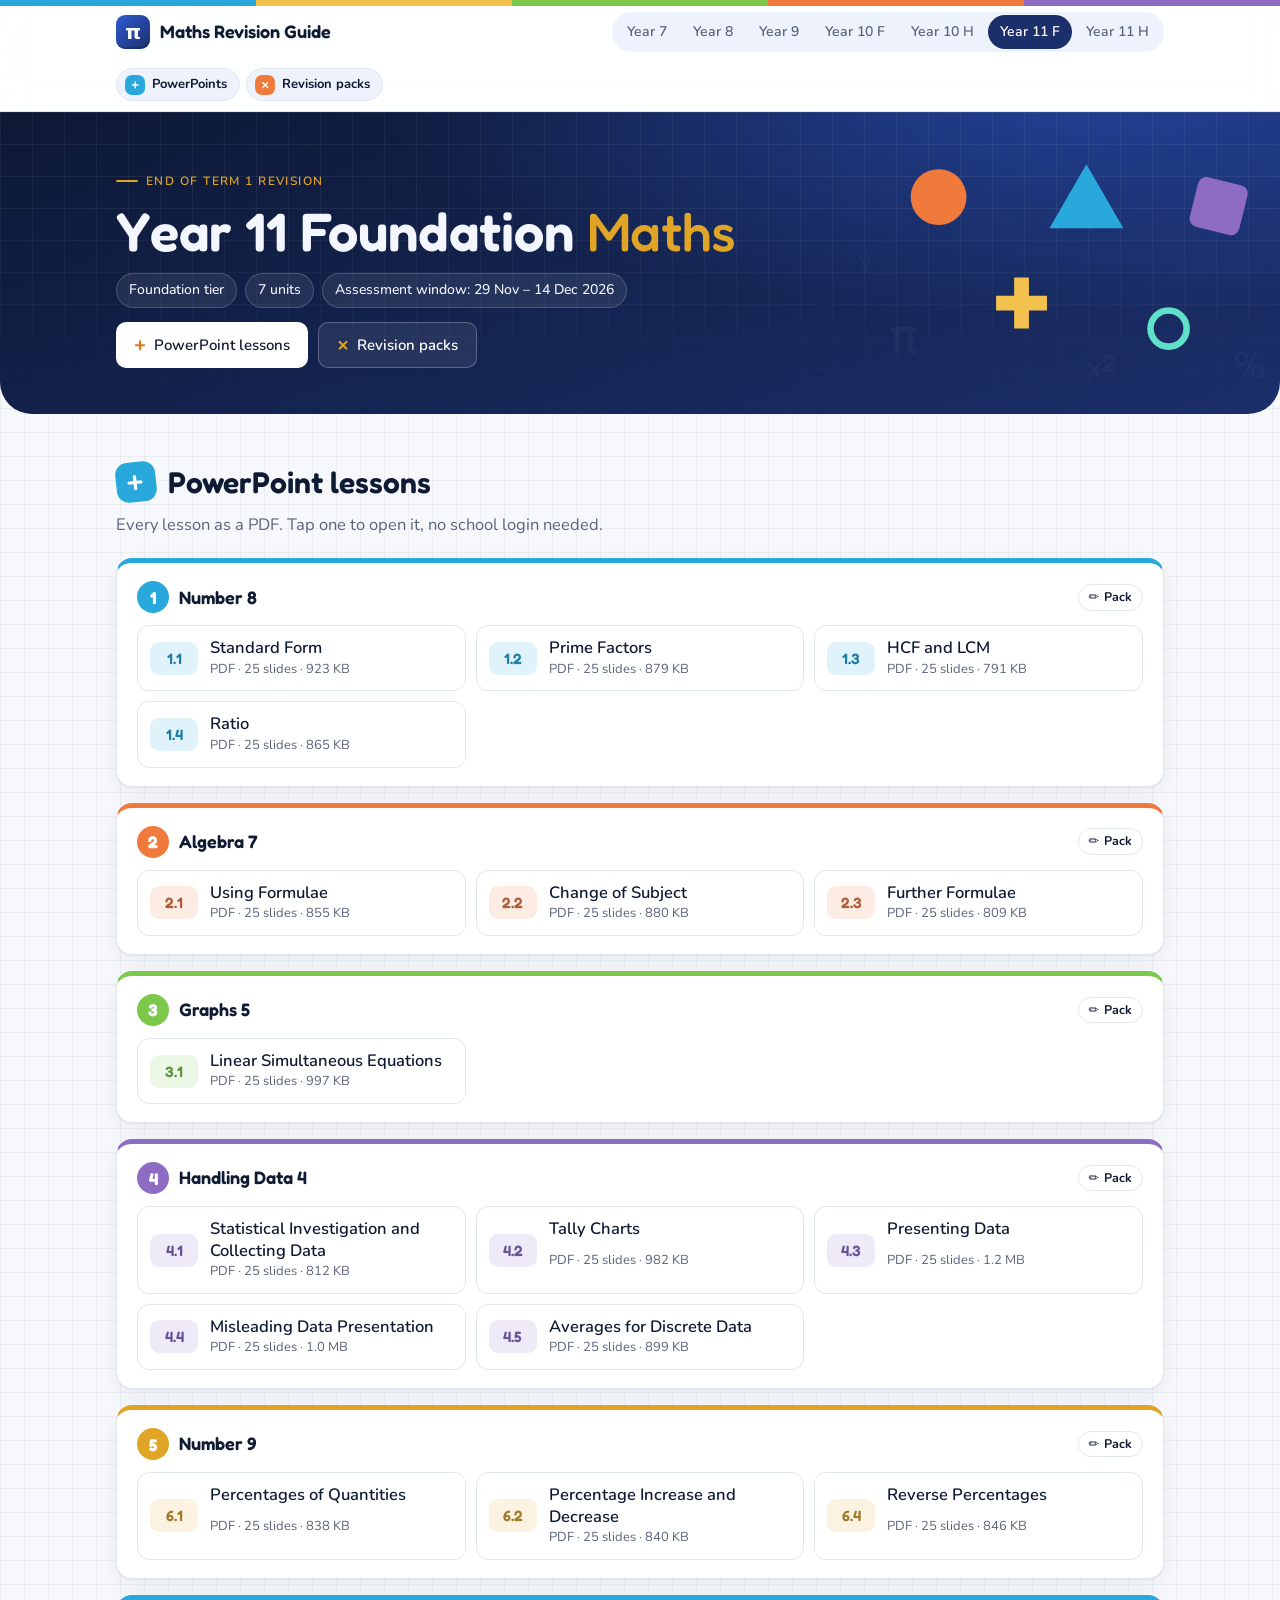
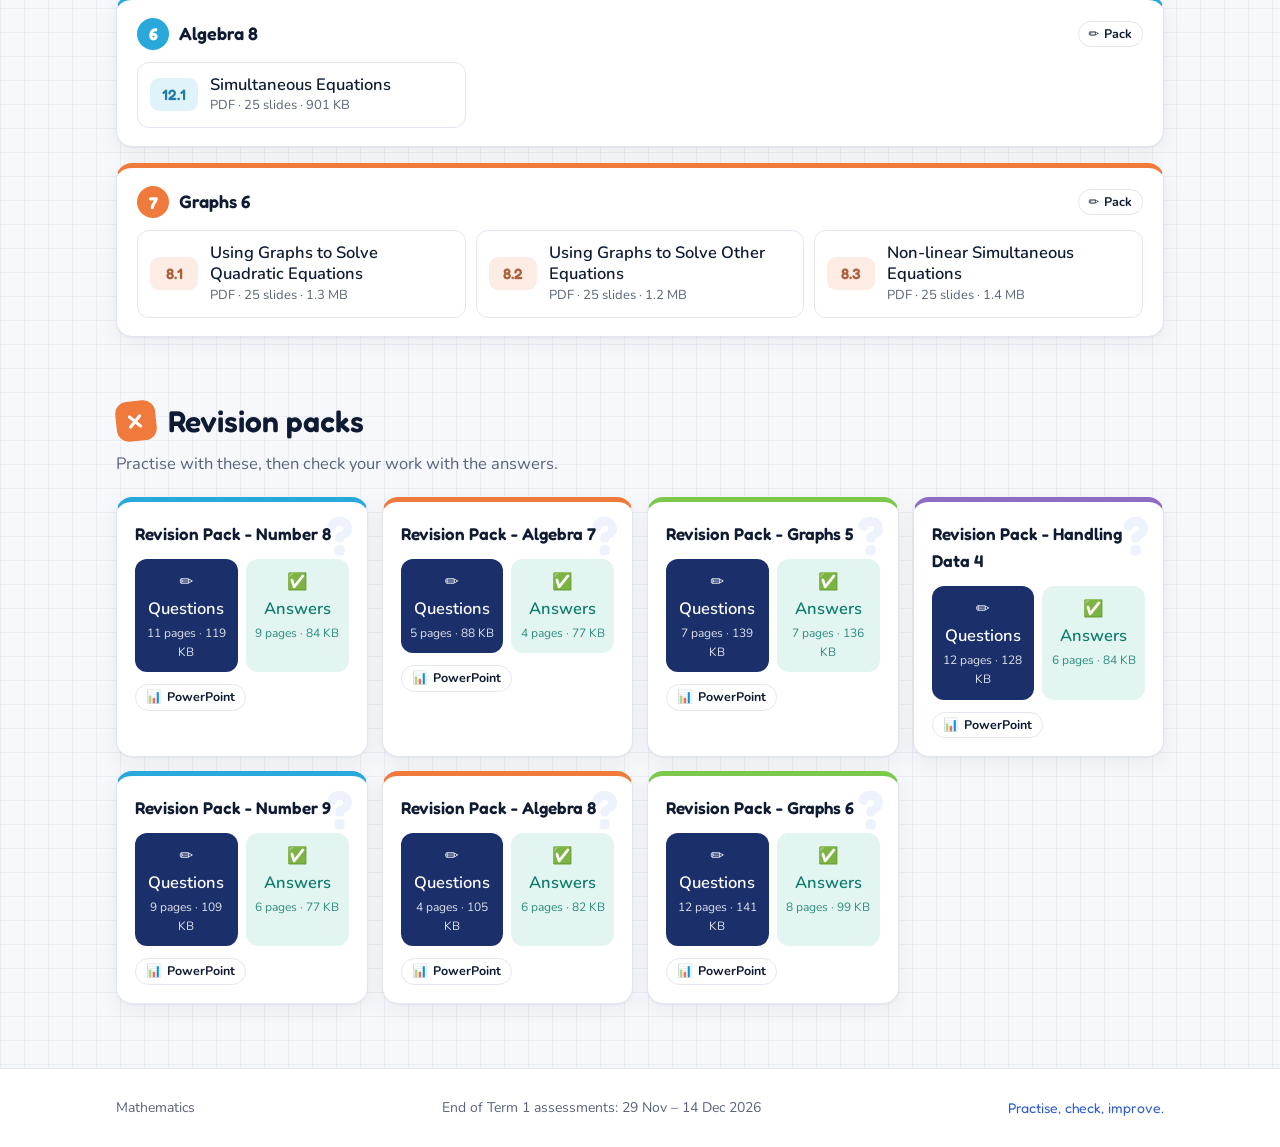
<file: y11f.html>
<!doctype html><html lang="en"><head><meta charset="utf-8"><meta name="viewport" content="width=device-width,initial-scale=1">
<title>Year 11 Foundation Maths Revision Guide</title><link rel="preconnect" href="https://fonts.googleapis.com"><link href="https://fonts.googleapis.com/css2?family=Fredoka:wght@500;600;700&family=Nunito:wght@400;600;700;800&display=swap" rel="stylesheet">
<link rel="stylesheet" href="assets/style.css?v=1794501142"></head><body><div class="rainbow" aria-hidden="true"><i></i><i></i><i></i><i></i><i></i></div><header class="top"><div class="wrap"><a class="brand" href="index.html"><span class="logo">π</span><span><b>Maths Revision Guide</b></span></a><nav class="years"><a href="y7.html" class="">Year 7</a><a href="y8.html" class="">Year 8</a><a href="y9.html" class="">Year 9</a><a href="y10f.html" class="">Year 10 F</a><a href="y10h.html" class="">Year 10 H</a><a href="y11f.html" class="on">Year 11 F</a><a href="y11h.html" class="">Year 11 H</a></nav><nav class="secs" aria-label="Sections"><a href="#lessons" class="sc-lessons"><b>+</b>PowerPoints</a><a href="#packs" class="sc-packs"><b>×</b>Revision packs</a></nav></div></header><main><section class="hero"><svg class="deco" viewBox="0 0 560 320" preserveAspectRatio="xMaxYMid meet" aria-hidden="true">
<g class="fl f1"><circle cx="120" cy="80" r="34" fill="#f07a3c"/></g>
<g class="fl f2"><polygon points="300,40 345,118 255,118" fill="#29a9db"/></g>
<g class="fl f3"><rect x="430" y="60" width="62" height="62" rx="10" fill="#8e6cc4" transform="rotate(14 461 91)"/></g>
<g class="fl f4"><path d="M190 200h22v-22h18v22h22v18h-22v22h-18v-22h-22z" fill="#f2c14e"/></g>
<g class="fl f2"><circle cx="400" cy="240" r="22" fill="none" stroke="#5fe0c8" stroke-width="8"/></g>
<g class="fl f1"><text x="60" y="270" font-size="58" fill="#ffffff" opacity=".22" font-family="Fredoka,sans-serif">π</text></g>
<g class="fl f3"><text x="300" y="300" font-size="40" fill="#ffffff" opacity=".2" font-family="Fredoka,sans-serif">x²</text></g>
<g class="fl f4"><text x="480" y="300" font-size="46" fill="#ffffff" opacity=".2" font-family="Fredoka,sans-serif">%</text></g>
<g class="fl f2"><text x="20" y="170" font-size="38" fill="#ffffff" opacity=".18" font-family="Fredoka,sans-serif">√</text></g>
</svg><div class="wrap">
<p class="eyebrow">End of Term 1 revision</p><h1>Year 11 Foundation <em>Maths</em></h1><div class="chips"><span class="chip">Foundation tier</span><span class="chip">7 units</span><span class="chip">Assessment window: 29 Nov – 14 Dec 2026</span></div>
<div class="jump"><a href="#lessons"><span>+</span> PowerPoint lessons</a><a href="#packs"><span>×</span> Revision packs</a></div></div></section>
<div class="wrap"><section id="lessons"><div class="shead"><span class="sno s1">+</span><h2>PowerPoint lessons</h2></div><p class="lead">Every lesson as a PDF. Tap one to open it, no school login needed.</p><div class="lgroup u1" id="l-1"><h3><span class="ucirc">1</span>Number 8<span class="ulinks"><a class="ul-p" href="#p-1"><span aria-hidden="true">✏️</span>Pack</a></span></h3><div class="decks"><a class="deck" href="lessons/y11/1.1-Standard-Form.pdf" target="_blank" rel="noopener"><span class="dnum">1.1</span><span class="dname">Standard Form</span><span class="dmeta">PDF · 25 slides · 923 KB</span></a><a class="deck" href="lessons/y11/1.2-Prime-Factors.pdf" target="_blank" rel="noopener"><span class="dnum">1.2</span><span class="dname">Prime Factors</span><span class="dmeta">PDF · 25 slides · 879 KB</span></a><a class="deck" href="lessons/y11/1.3-HCF-and-LCM.pdf" target="_blank" rel="noopener"><span class="dnum">1.3</span><span class="dname">HCF and LCM</span><span class="dmeta">PDF · 25 slides · 791 KB</span></a><a class="deck" href="lessons/y11/1.4-Ratio.pdf" target="_blank" rel="noopener"><span class="dnum">1.4</span><span class="dname">Ratio</span><span class="dmeta">PDF · 25 slides · 865 KB</span></a></div></div><div class="lgroup u2" id="l-2"><h3><span class="ucirc">2</span>Algebra 7<span class="ulinks"><a class="ul-p" href="#p-2"><span aria-hidden="true">✏️</span>Pack</a></span></h3><div class="decks"><a class="deck" href="lessons/y11/2.1-Using-Formulae.pdf" target="_blank" rel="noopener"><span class="dnum">2.1</span><span class="dname">Using Formulae</span><span class="dmeta">PDF · 25 slides · 855 KB</span></a><a class="deck" href="lessons/y11/2.2-Change-of-Subject.pdf" target="_blank" rel="noopener"><span class="dnum">2.2</span><span class="dname">Change of Subject</span><span class="dmeta">PDF · 25 slides · 880 KB</span></a><a class="deck" href="lessons/y11/2.3-Further-Formulae.pdf" target="_blank" rel="noopener"><span class="dnum">2.3</span><span class="dname">Further Formulae</span><span class="dmeta">PDF · 25 slides · 809 KB</span></a></div></div><div class="lgroup u3" id="l-3"><h3><span class="ucirc">3</span>Graphs 5<span class="ulinks"><a class="ul-p" href="#p-3"><span aria-hidden="true">✏️</span>Pack</a></span></h3><div class="decks"><a class="deck" href="lessons/y11/3.1-Linear-Simultaneous-Equations.pdf" target="_blank" rel="noopener"><span class="dnum">3.1</span><span class="dname">Linear Simultaneous Equations</span><span class="dmeta">PDF · 25 slides · 997 KB</span></a></div></div><div class="lgroup u4" id="l-4"><h3><span class="ucirc">4</span>Handling Data 4<span class="ulinks"><a class="ul-p" href="#p-4"><span aria-hidden="true">✏️</span>Pack</a></span></h3><div class="decks"><a class="deck" href="lessons/y11/4.1-Statistical-Investigation-and-Collecting-Data.pdf" target="_blank" rel="noopener"><span class="dnum">4.1</span><span class="dname">Statistical Investigation and Collecting Data</span><span class="dmeta">PDF · 25 slides · 812 KB</span></a><a class="deck" href="lessons/y11/4.2-Tally-Charts.pdf" target="_blank" rel="noopener"><span class="dnum">4.2</span><span class="dname">Tally Charts</span><span class="dmeta">PDF · 25 slides · 982 KB</span></a><a class="deck" href="lessons/y11/4.3-Presenting-Data.pdf" target="_blank" rel="noopener"><span class="dnum">4.3</span><span class="dname">Presenting Data</span><span class="dmeta">PDF · 25 slides · 1.2 MB</span></a><a class="deck" href="lessons/y11/4.4-Misleading-Data-Presentation.pdf" target="_blank" rel="noopener"><span class="dnum">4.4</span><span class="dname">Misleading Data Presentation</span><span class="dmeta">PDF · 25 slides · 1.0 MB</span></a><a class="deck" href="lessons/y11/4.5-Averages-for-Discrete-Data.pdf" target="_blank" rel="noopener"><span class="dnum">4.5</span><span class="dname">Averages for Discrete Data</span><span class="dmeta">PDF · 25 slides · 899 KB</span></a></div></div><div class="lgroup u5" id="l-5"><h3><span class="ucirc">5</span>Number 9<span class="ulinks"><a class="ul-p" href="#p-5"><span aria-hidden="true">✏️</span>Pack</a></span></h3><div class="decks"><a class="deck" href="lessons/y11/6.1-Percentages-of-Quantities.pdf" target="_blank" rel="noopener"><span class="dnum">6.1</span><span class="dname">Percentages of Quantities</span><span class="dmeta">PDF · 25 slides · 838 KB</span></a><a class="deck" href="lessons/y11/6.2-Percentage-Increase-and-Decrease.pdf" target="_blank" rel="noopener"><span class="dnum">6.2</span><span class="dname">Percentage Increase and Decrease</span><span class="dmeta">PDF · 25 slides · 840 KB</span></a><a class="deck" href="lessons/y11/6.4-Reverse-Percentages.pdf" target="_blank" rel="noopener"><span class="dnum">6.4</span><span class="dname">Reverse Percentages</span><span class="dmeta">PDF · 25 slides · 846 KB</span></a></div></div><div class="lgroup u1" id="l-6"><h3><span class="ucirc">6</span>Algebra 8<span class="ulinks"><a class="ul-p" href="#p-6"><span aria-hidden="true">✏️</span>Pack</a></span></h3><div class="decks"><a class="deck" href="lessons/y11/12.1-Simultaneous-Equations.pdf" target="_blank" rel="noopener"><span class="dnum">12.1</span><span class="dname">Simultaneous Equations</span><span class="dmeta">PDF · 25 slides · 901 KB</span></a></div></div><div class="lgroup u2" id="l-7"><h3><span class="ucirc">7</span>Graphs 6<span class="ulinks"><a class="ul-p" href="#p-7"><span aria-hidden="true">✏️</span>Pack</a></span></h3><div class="decks"><a class="deck" href="lessons/y11/8.1-Using-Graphs-to-Solve-Quadratic-Equations.pdf" target="_blank" rel="noopener"><span class="dnum">8.1</span><span class="dname">Using Graphs to Solve Quadratic Equations</span><span class="dmeta">PDF · 25 slides · 1.3 MB</span></a><a class="deck" href="lessons/y11/8.2-Using-Graphs-to-Solve-Other-Equations.pdf" target="_blank" rel="noopener"><span class="dnum">8.2</span><span class="dname">Using Graphs to Solve Other Equations</span><span class="dmeta">PDF · 25 slides · 1.2 MB</span></a><a class="deck" href="lessons/y11/8.3-Non-linear-Simultaneous-Equations.pdf" target="_blank" rel="noopener"><span class="dnum">8.3</span><span class="dname">Non-linear Simultaneous Equations</span><span class="dmeta">PDF · 25 slides · 1.4 MB</span></a></div></div></section>
<section id="packs"><div class="shead"><span class="sno s2">×</span><h2>Revision packs</h2></div><p class="lead">Practise with these, then check your work with the answers.</p><div class="packs"><div class="pack" id="p-1"><div class="ptitle">Revision Pack - Number 8</div><div class="pbtns"><a class="pbtn q" href="packs/y11f/Year-11-F---Number-8-Revision-Pack.pdf" target="_blank" rel="noopener">✏️ Questions<small>11 pages · 119 KB</small></a><a class="pbtn a" href="packs/y11f/Year-11-F---Number-8-Revision-Pack-Answers.pdf" target="_blank" rel="noopener">✅ Answers<small>9 pages · 84 KB</small></a></div><div class="ulinks p"><a class="ul-l" href="#l-1"><span aria-hidden="true">📊</span>PowerPoint</a></div></div><div class="pack" id="p-2"><div class="ptitle">Revision Pack - Algebra 7</div><div class="pbtns"><a class="pbtn q" href="packs/y11f/Year-11-F---Algebra-7-Revision-Pack.pdf" target="_blank" rel="noopener">✏️ Questions<small>5 pages · 88 KB</small></a><a class="pbtn a" href="packs/y11f/Year-11-F---Algebra-7-Revision-Pack-Answers.pdf" target="_blank" rel="noopener">✅ Answers<small>4 pages · 77 KB</small></a></div><div class="ulinks p"><a class="ul-l" href="#l-2"><span aria-hidden="true">📊</span>PowerPoint</a></div></div><div class="pack" id="p-3"><div class="ptitle">Revision Pack - Graphs 5</div><div class="pbtns"><a class="pbtn q" href="packs/y11f/Year-11-F---Graphs-5-Revision-Pack.pdf" target="_blank" rel="noopener">✏️ Questions<small>7 pages · 139 KB</small></a><a class="pbtn a" href="packs/y11f/Year-11-F---Graphs-5-Revision-Pack-Answers.pdf" target="_blank" rel="noopener">✅ Answers<small>7 pages · 136 KB</small></a></div><div class="ulinks p"><a class="ul-l" href="#l-3"><span aria-hidden="true">📊</span>PowerPoint</a></div></div><div class="pack" id="p-4"><div class="ptitle">Revision Pack - Handling Data 4</div><div class="pbtns"><a class="pbtn q" href="packs/y11f/Year-11-F---Handling-Data-4-Revision-Pack.pdf" target="_blank" rel="noopener">✏️ Questions<small>12 pages · 128 KB</small></a><a class="pbtn a" href="packs/y11f/Year-11-F---Handling-Data-4-Revision-Pack-Answers.pdf" target="_blank" rel="noopener">✅ Answers<small>6 pages · 84 KB</small></a></div><div class="ulinks p"><a class="ul-l" href="#l-4"><span aria-hidden="true">📊</span>PowerPoint</a></div></div><div class="pack" id="p-5"><div class="ptitle">Revision Pack - Number 9</div><div class="pbtns"><a class="pbtn q" href="packs/y11f/Year-11-F---Number-9-Revision-Pack.pdf" target="_blank" rel="noopener">✏️ Questions<small>9 pages · 109 KB</small></a><a class="pbtn a" href="packs/y11f/Year-11-F---Number-9-Revision-Pack-Answers.pdf" target="_blank" rel="noopener">✅ Answers<small>6 pages · 77 KB</small></a></div><div class="ulinks p"><a class="ul-l" href="#l-5"><span aria-hidden="true">📊</span>PowerPoint</a></div></div><div class="pack" id="p-6"><div class="ptitle">Revision Pack - Algebra 8</div><div class="pbtns"><a class="pbtn q" href="packs/y11f/Year-11-F---Algebra-8-Revision-Pack.pdf" target="_blank" rel="noopener">✏️ Questions<small>4 pages · 105 KB</small></a><a class="pbtn a" href="packs/y11f/Year-11-F---Algebra-8-Revision-Pack-Answers.pdf" target="_blank" rel="noopener">✅ Answers<small>6 pages · 82 KB</small></a></div><div class="ulinks p"><a class="ul-l" href="#l-6"><span aria-hidden="true">📊</span>PowerPoint</a></div></div><div class="pack" id="p-7"><div class="ptitle">Revision Pack - Graphs 6</div><div class="pbtns"><a class="pbtn q" href="packs/y11f/Year-11-F---Graphs-6-Revision-Pack.pdf" target="_blank" rel="noopener">✏️ Questions<small>12 pages · 141 KB</small></a><a class="pbtn a" href="packs/y11f/Year-11-F---Graphs-6-Revision-Pack-Answers.pdf" target="_blank" rel="noopener">✅ Answers<small>8 pages · 99 KB</small></a></div><div class="ulinks p"><a class="ul-l" href="#l-7"><span aria-hidden="true">📊</span>PowerPoint</a></div></div></div></section></div></main><footer><div class="wrap"><span>Mathematics</span><span>End of Term 1 assessments: 29 Nov – 14 Dec 2026</span><span class="f">Practise, check, improve.</span></div></footer></body></html>
</file>
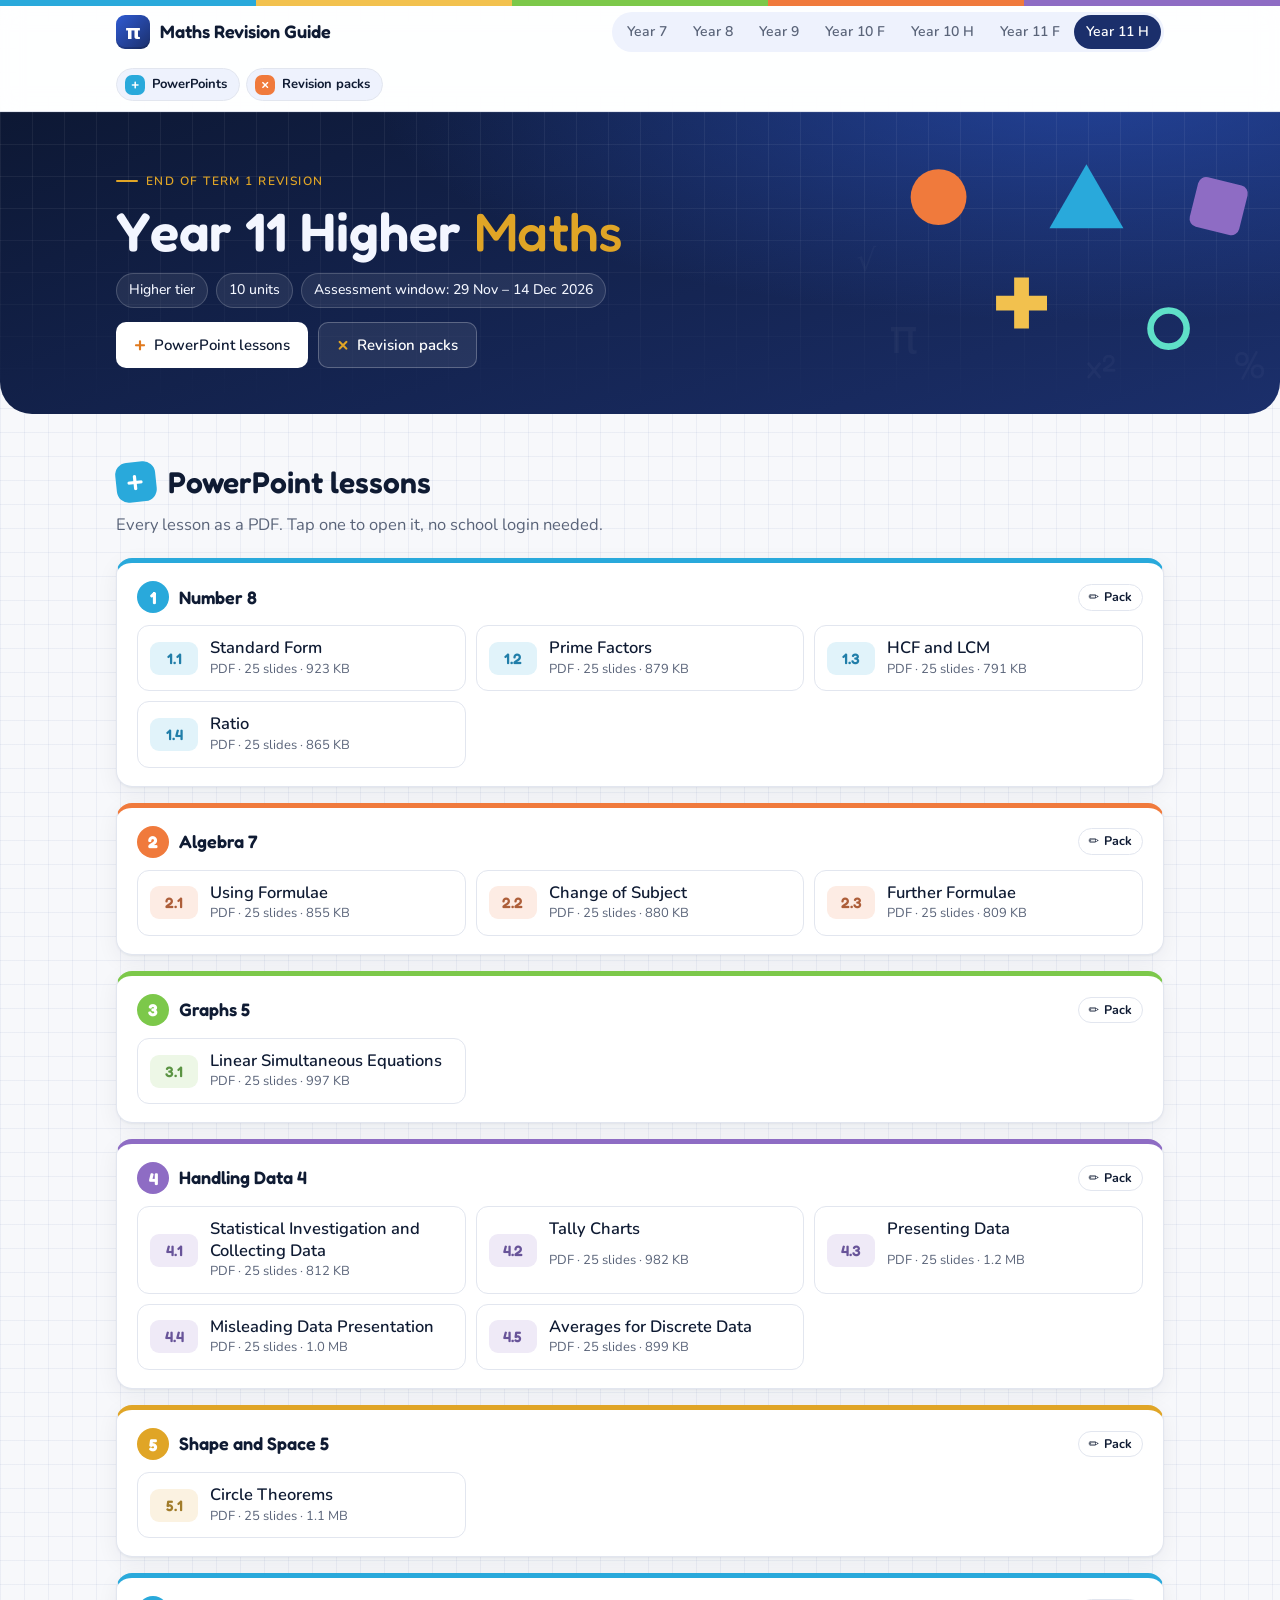
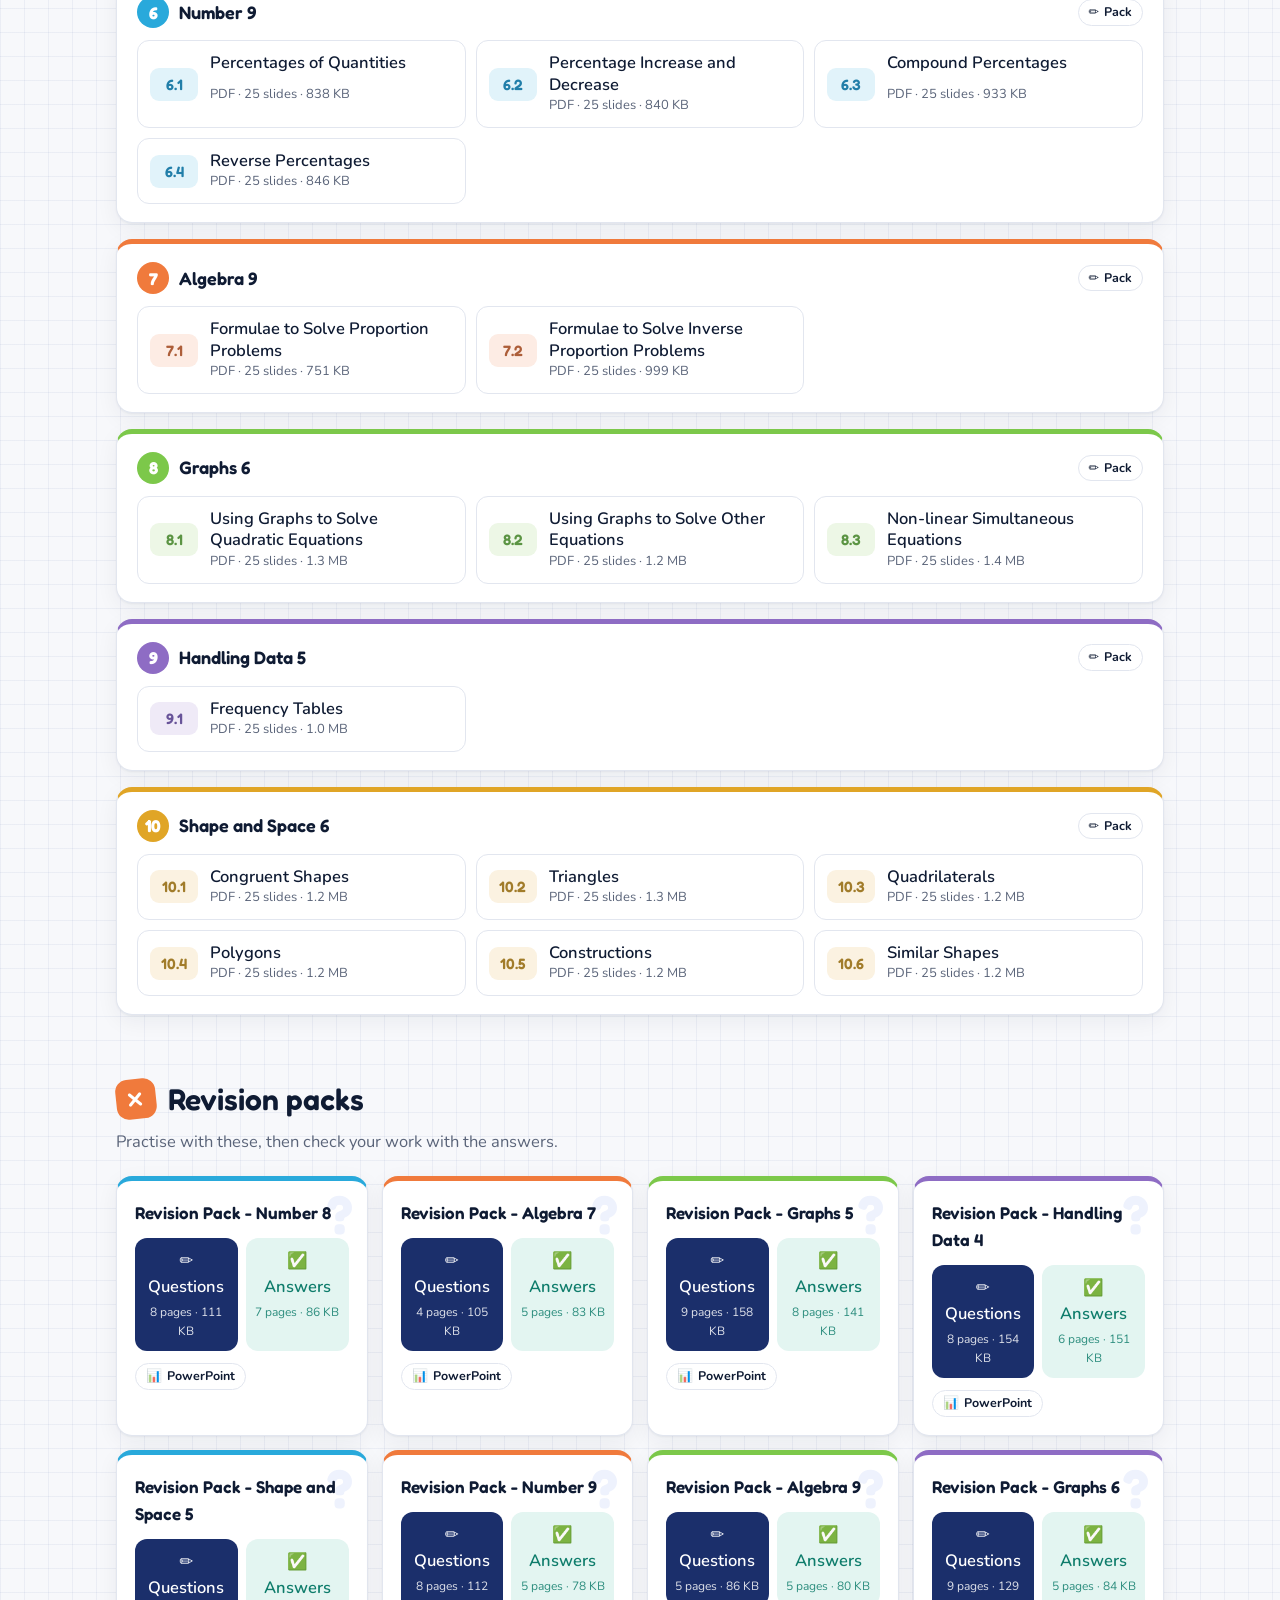
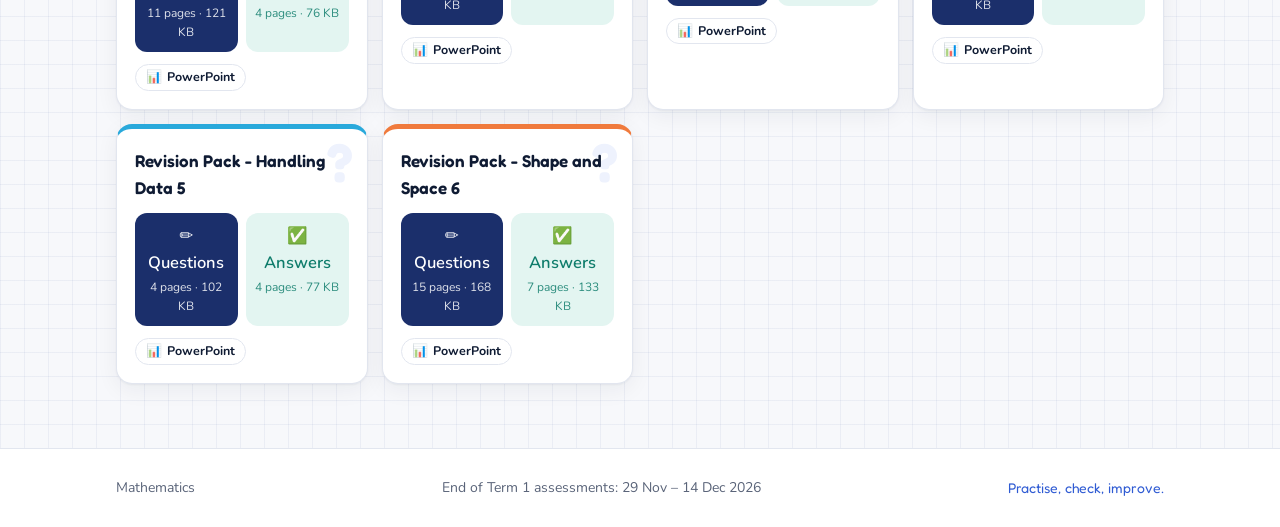
<file: y11h.html>
<!doctype html><html lang="en"><head><meta charset="utf-8"><meta name="viewport" content="width=device-width,initial-scale=1">
<title>Year 11 Higher Maths Revision Guide</title><link rel="preconnect" href="https://fonts.googleapis.com"><link href="https://fonts.googleapis.com/css2?family=Fredoka:wght@500;600;700&family=Nunito:wght@400;600;700;800&display=swap" rel="stylesheet">
<link rel="stylesheet" href="assets/style.css?v=1794501142"></head><body><div class="rainbow" aria-hidden="true"><i></i><i></i><i></i><i></i><i></i></div><header class="top"><div class="wrap"><a class="brand" href="index.html"><span class="logo">π</span><span><b>Maths Revision Guide</b></span></a><nav class="years"><a href="y7.html" class="">Year 7</a><a href="y8.html" class="">Year 8</a><a href="y9.html" class="">Year 9</a><a href="y10f.html" class="">Year 10 F</a><a href="y10h.html" class="">Year 10 H</a><a href="y11f.html" class="">Year 11 F</a><a href="y11h.html" class="on">Year 11 H</a></nav><nav class="secs" aria-label="Sections"><a href="#lessons" class="sc-lessons"><b>+</b>PowerPoints</a><a href="#packs" class="sc-packs"><b>×</b>Revision packs</a></nav></div></header><main><section class="hero"><svg class="deco" viewBox="0 0 560 320" preserveAspectRatio="xMaxYMid meet" aria-hidden="true">
<g class="fl f1"><circle cx="120" cy="80" r="34" fill="#f07a3c"/></g>
<g class="fl f2"><polygon points="300,40 345,118 255,118" fill="#29a9db"/></g>
<g class="fl f3"><rect x="430" y="60" width="62" height="62" rx="10" fill="#8e6cc4" transform="rotate(14 461 91)"/></g>
<g class="fl f4"><path d="M190 200h22v-22h18v22h22v18h-22v22h-18v-22h-22z" fill="#f2c14e"/></g>
<g class="fl f2"><circle cx="400" cy="240" r="22" fill="none" stroke="#5fe0c8" stroke-width="8"/></g>
<g class="fl f1"><text x="60" y="270" font-size="58" fill="#ffffff" opacity=".22" font-family="Fredoka,sans-serif">π</text></g>
<g class="fl f3"><text x="300" y="300" font-size="40" fill="#ffffff" opacity=".2" font-family="Fredoka,sans-serif">x²</text></g>
<g class="fl f4"><text x="480" y="300" font-size="46" fill="#ffffff" opacity=".2" font-family="Fredoka,sans-serif">%</text></g>
<g class="fl f2"><text x="20" y="170" font-size="38" fill="#ffffff" opacity=".18" font-family="Fredoka,sans-serif">√</text></g>
</svg><div class="wrap">
<p class="eyebrow">End of Term 1 revision</p><h1>Year 11 Higher <em>Maths</em></h1><div class="chips"><span class="chip">Higher tier</span><span class="chip">10 units</span><span class="chip">Assessment window: 29 Nov – 14 Dec 2026</span></div>
<div class="jump"><a href="#lessons"><span>+</span> PowerPoint lessons</a><a href="#packs"><span>×</span> Revision packs</a></div></div></section>
<div class="wrap"><section id="lessons"><div class="shead"><span class="sno s1">+</span><h2>PowerPoint lessons</h2></div><p class="lead">Every lesson as a PDF. Tap one to open it, no school login needed.</p><div class="lgroup u1" id="l-1"><h3><span class="ucirc">1</span>Number 8<span class="ulinks"><a class="ul-p" href="#p-1"><span aria-hidden="true">✏️</span>Pack</a></span></h3><div class="decks"><a class="deck" href="lessons/y11/1.1-Standard-Form.pdf" target="_blank" rel="noopener"><span class="dnum">1.1</span><span class="dname">Standard Form</span><span class="dmeta">PDF · 25 slides · 923 KB</span></a><a class="deck" href="lessons/y11/1.2-Prime-Factors.pdf" target="_blank" rel="noopener"><span class="dnum">1.2</span><span class="dname">Prime Factors</span><span class="dmeta">PDF · 25 slides · 879 KB</span></a><a class="deck" href="lessons/y11/1.3-HCF-and-LCM.pdf" target="_blank" rel="noopener"><span class="dnum">1.3</span><span class="dname">HCF and LCM</span><span class="dmeta">PDF · 25 slides · 791 KB</span></a><a class="deck" href="lessons/y11/1.4-Ratio.pdf" target="_blank" rel="noopener"><span class="dnum">1.4</span><span class="dname">Ratio</span><span class="dmeta">PDF · 25 slides · 865 KB</span></a></div></div><div class="lgroup u2" id="l-2"><h3><span class="ucirc">2</span>Algebra 7<span class="ulinks"><a class="ul-p" href="#p-2"><span aria-hidden="true">✏️</span>Pack</a></span></h3><div class="decks"><a class="deck" href="lessons/y11/2.1-Using-Formulae.pdf" target="_blank" rel="noopener"><span class="dnum">2.1</span><span class="dname">Using Formulae</span><span class="dmeta">PDF · 25 slides · 855 KB</span></a><a class="deck" href="lessons/y11/2.2-Change-of-Subject.pdf" target="_blank" rel="noopener"><span class="dnum">2.2</span><span class="dname">Change of Subject</span><span class="dmeta">PDF · 25 slides · 880 KB</span></a><a class="deck" href="lessons/y11/2.3-Further-Formulae.pdf" target="_blank" rel="noopener"><span class="dnum">2.3</span><span class="dname">Further Formulae</span><span class="dmeta">PDF · 25 slides · 809 KB</span></a></div></div><div class="lgroup u3" id="l-3"><h3><span class="ucirc">3</span>Graphs 5<span class="ulinks"><a class="ul-p" href="#p-3"><span aria-hidden="true">✏️</span>Pack</a></span></h3><div class="decks"><a class="deck" href="lessons/y11/3.1-Linear-Simultaneous-Equations.pdf" target="_blank" rel="noopener"><span class="dnum">3.1</span><span class="dname">Linear Simultaneous Equations</span><span class="dmeta">PDF · 25 slides · 997 KB</span></a></div></div><div class="lgroup u4" id="l-4"><h3><span class="ucirc">4</span>Handling Data 4<span class="ulinks"><a class="ul-p" href="#p-4"><span aria-hidden="true">✏️</span>Pack</a></span></h3><div class="decks"><a class="deck" href="lessons/y11/4.1-Statistical-Investigation-and-Collecting-Data.pdf" target="_blank" rel="noopener"><span class="dnum">4.1</span><span class="dname">Statistical Investigation and Collecting Data</span><span class="dmeta">PDF · 25 slides · 812 KB</span></a><a class="deck" href="lessons/y11/4.2-Tally-Charts.pdf" target="_blank" rel="noopener"><span class="dnum">4.2</span><span class="dname">Tally Charts</span><span class="dmeta">PDF · 25 slides · 982 KB</span></a><a class="deck" href="lessons/y11/4.3-Presenting-Data.pdf" target="_blank" rel="noopener"><span class="dnum">4.3</span><span class="dname">Presenting Data</span><span class="dmeta">PDF · 25 slides · 1.2 MB</span></a><a class="deck" href="lessons/y11/4.4-Misleading-Data-Presentation.pdf" target="_blank" rel="noopener"><span class="dnum">4.4</span><span class="dname">Misleading Data Presentation</span><span class="dmeta">PDF · 25 slides · 1.0 MB</span></a><a class="deck" href="lessons/y11/4.5-Averages-for-Discrete-Data.pdf" target="_blank" rel="noopener"><span class="dnum">4.5</span><span class="dname">Averages for Discrete Data</span><span class="dmeta">PDF · 25 slides · 899 KB</span></a></div></div><div class="lgroup u5" id="l-5"><h3><span class="ucirc">5</span>Shape and Space 5<span class="ulinks"><a class="ul-p" href="#p-5"><span aria-hidden="true">✏️</span>Pack</a></span></h3><div class="decks"><a class="deck" href="lessons/y11/5.1-Circle-Theorems.pdf" target="_blank" rel="noopener"><span class="dnum">5.1</span><span class="dname">Circle Theorems</span><span class="dmeta">PDF · 25 slides · 1.1 MB</span></a></div></div><div class="lgroup u1" id="l-6"><h3><span class="ucirc">6</span>Number 9<span class="ulinks"><a class="ul-p" href="#p-6"><span aria-hidden="true">✏️</span>Pack</a></span></h3><div class="decks"><a class="deck" href="lessons/y11/6.1-Percentages-of-Quantities.pdf" target="_blank" rel="noopener"><span class="dnum">6.1</span><span class="dname">Percentages of Quantities</span><span class="dmeta">PDF · 25 slides · 838 KB</span></a><a class="deck" href="lessons/y11/6.2-Percentage-Increase-and-Decrease.pdf" target="_blank" rel="noopener"><span class="dnum">6.2</span><span class="dname">Percentage Increase and Decrease</span><span class="dmeta">PDF · 25 slides · 840 KB</span></a><a class="deck" href="lessons/y11/6.3-Compound-Percentages.pdf" target="_blank" rel="noopener"><span class="dnum">6.3</span><span class="dname">Compound Percentages</span><span class="dmeta">PDF · 25 slides · 933 KB</span></a><a class="deck" href="lessons/y11/6.4-Reverse-Percentages.pdf" target="_blank" rel="noopener"><span class="dnum">6.4</span><span class="dname">Reverse Percentages</span><span class="dmeta">PDF · 25 slides · 846 KB</span></a></div></div><div class="lgroup u2" id="l-7"><h3><span class="ucirc">7</span>Algebra 9<span class="ulinks"><a class="ul-p" href="#p-7"><span aria-hidden="true">✏️</span>Pack</a></span></h3><div class="decks"><a class="deck" href="lessons/y11/7.1-Formulae-to-Solve-Proportion-Problems.pdf" target="_blank" rel="noopener"><span class="dnum">7.1</span><span class="dname">Formulae to Solve Proportion Problems</span><span class="dmeta">PDF · 25 slides · 751 KB</span></a><a class="deck" href="lessons/y11/7.2-Formulae-to-Solve-Inverse-Proportion-Problems.pdf" target="_blank" rel="noopener"><span class="dnum">7.2</span><span class="dname">Formulae to Solve Inverse Proportion Problems</span><span class="dmeta">PDF · 25 slides · 999 KB</span></a></div></div><div class="lgroup u3" id="l-8"><h3><span class="ucirc">8</span>Graphs 6<span class="ulinks"><a class="ul-p" href="#p-8"><span aria-hidden="true">✏️</span>Pack</a></span></h3><div class="decks"><a class="deck" href="lessons/y11/8.1-Using-Graphs-to-Solve-Quadratic-Equations.pdf" target="_blank" rel="noopener"><span class="dnum">8.1</span><span class="dname">Using Graphs to Solve Quadratic Equations</span><span class="dmeta">PDF · 25 slides · 1.3 MB</span></a><a class="deck" href="lessons/y11/8.2-Using-Graphs-to-Solve-Other-Equations.pdf" target="_blank" rel="noopener"><span class="dnum">8.2</span><span class="dname">Using Graphs to Solve Other Equations</span><span class="dmeta">PDF · 25 slides · 1.2 MB</span></a><a class="deck" href="lessons/y11/8.3-Non-linear-Simultaneous-Equations.pdf" target="_blank" rel="noopener"><span class="dnum">8.3</span><span class="dname">Non-linear Simultaneous Equations</span><span class="dmeta">PDF · 25 slides · 1.4 MB</span></a></div></div><div class="lgroup u4" id="l-9"><h3><span class="ucirc">9</span>Handling Data 5<span class="ulinks"><a class="ul-p" href="#p-9"><span aria-hidden="true">✏️</span>Pack</a></span></h3><div class="decks"><a class="deck" href="lessons/y11/9.1-Frequency-Tables.pdf" target="_blank" rel="noopener"><span class="dnum">9.1</span><span class="dname">Frequency Tables</span><span class="dmeta">PDF · 25 slides · 1.0 MB</span></a></div></div><div class="lgroup u5" id="l-10"><h3><span class="ucirc">10</span>Shape and Space 6<span class="ulinks"><a class="ul-p" href="#p-10"><span aria-hidden="true">✏️</span>Pack</a></span></h3><div class="decks"><a class="deck" href="lessons/y11/10.1-Congruent-Shapes.pdf" target="_blank" rel="noopener"><span class="dnum">10.1</span><span class="dname">Congruent Shapes</span><span class="dmeta">PDF · 25 slides · 1.2 MB</span></a><a class="deck" href="lessons/y11/10.2-Triangles.pdf" target="_blank" rel="noopener"><span class="dnum">10.2</span><span class="dname">Triangles</span><span class="dmeta">PDF · 25 slides · 1.3 MB</span></a><a class="deck" href="lessons/y11/10.3-Quadrilaterals.pdf" target="_blank" rel="noopener"><span class="dnum">10.3</span><span class="dname">Quadrilaterals</span><span class="dmeta">PDF · 25 slides · 1.2 MB</span></a><a class="deck" href="lessons/y11/10.4-Polygons.pdf" target="_blank" rel="noopener"><span class="dnum">10.4</span><span class="dname">Polygons</span><span class="dmeta">PDF · 25 slides · 1.2 MB</span></a><a class="deck" href="lessons/y11/10.5-Constructions.pdf" target="_blank" rel="noopener"><span class="dnum">10.5</span><span class="dname">Constructions</span><span class="dmeta">PDF · 25 slides · 1.2 MB</span></a><a class="deck" href="lessons/y11/10.6-Similar-Shapes.pdf" target="_blank" rel="noopener"><span class="dnum">10.6</span><span class="dname">Similar Shapes</span><span class="dmeta">PDF · 25 slides · 1.2 MB</span></a></div></div></section>
<section id="packs"><div class="shead"><span class="sno s2">×</span><h2>Revision packs</h2></div><p class="lead">Practise with these, then check your work with the answers.</p><div class="packs"><div class="pack" id="p-1"><div class="ptitle">Revision Pack - Number 8</div><div class="pbtns"><a class="pbtn q" href="packs/y11h/Year-11-H---Number-8-Revision-Pack.pdf" target="_blank" rel="noopener">✏️ Questions<small>8 pages · 111 KB</small></a><a class="pbtn a" href="packs/y11h/Year-11-H---Number-8-Revision-Pack-Answers.pdf" target="_blank" rel="noopener">✅ Answers<small>7 pages · 86 KB</small></a></div><div class="ulinks p"><a class="ul-l" href="#l-1"><span aria-hidden="true">📊</span>PowerPoint</a></div></div><div class="pack" id="p-2"><div class="ptitle">Revision Pack - Algebra 7</div><div class="pbtns"><a class="pbtn q" href="packs/y11h/Year-11-H---Algebra-7-Revision-Pack.pdf" target="_blank" rel="noopener">✏️ Questions<small>4 pages · 105 KB</small></a><a class="pbtn a" href="packs/y11h/Year-11-H---Algebra-7-Revision-Pack-Answers.pdf" target="_blank" rel="noopener">✅ Answers<small>5 pages · 83 KB</small></a></div><div class="ulinks p"><a class="ul-l" href="#l-2"><span aria-hidden="true">📊</span>PowerPoint</a></div></div><div class="pack" id="p-3"><div class="ptitle">Revision Pack - Graphs 5</div><div class="pbtns"><a class="pbtn q" href="packs/y11h/Year-11-H---Graphs-5-Revision-Pack.pdf" target="_blank" rel="noopener">✏️ Questions<small>9 pages · 158 KB</small></a><a class="pbtn a" href="packs/y11h/Year-11-H---Graphs-5-Revision-Pack-Answers.pdf" target="_blank" rel="noopener">✅ Answers<small>8 pages · 141 KB</small></a></div><div class="ulinks p"><a class="ul-l" href="#l-3"><span aria-hidden="true">📊</span>PowerPoint</a></div></div><div class="pack" id="p-4"><div class="ptitle">Revision Pack - Handling Data 4</div><div class="pbtns"><a class="pbtn q" href="packs/y11h/Year-11-H---Handling-Data-4-Revision-Pack.pdf" target="_blank" rel="noopener">✏️ Questions<small>8 pages · 154 KB</small></a><a class="pbtn a" href="packs/y11h/Year-11-H---Handling-Data-4-Revision-Pack-Answers.pdf" target="_blank" rel="noopener">✅ Answers<small>6 pages · 151 KB</small></a></div><div class="ulinks p"><a class="ul-l" href="#l-4"><span aria-hidden="true">📊</span>PowerPoint</a></div></div><div class="pack" id="p-5"><div class="ptitle">Revision Pack - Shape and Space 5</div><div class="pbtns"><a class="pbtn q" href="packs/y11h/Year-11-H---Shape-and-Space-5-Revision-Pack.pdf" target="_blank" rel="noopener">✏️ Questions<small>11 pages · 121 KB</small></a><a class="pbtn a" href="packs/y11h/Year-11-H---Shape-and-Space-5-Revision-Pack-Answers.pdf" target="_blank" rel="noopener">✅ Answers<small>4 pages · 76 KB</small></a></div><div class="ulinks p"><a class="ul-l" href="#l-5"><span aria-hidden="true">📊</span>PowerPoint</a></div></div><div class="pack" id="p-6"><div class="ptitle">Revision Pack - Number 9</div><div class="pbtns"><a class="pbtn q" href="packs/y11h/Year-11-H---Number-9-Revision-Pack.pdf" target="_blank" rel="noopener">✏️ Questions<small>8 pages · 112 KB</small></a><a class="pbtn a" href="packs/y11h/Year-11-H---Number-9-Revision-Pack-Answers.pdf" target="_blank" rel="noopener">✅ Answers<small>5 pages · 78 KB</small></a></div><div class="ulinks p"><a class="ul-l" href="#l-6"><span aria-hidden="true">📊</span>PowerPoint</a></div></div><div class="pack" id="p-7"><div class="ptitle">Revision Pack - Algebra 9</div><div class="pbtns"><a class="pbtn q" href="packs/y11h/Year-11-H---Algebra-9-Revision-Pack.pdf" target="_blank" rel="noopener">✏️ Questions<small>5 pages · 86 KB</small></a><a class="pbtn a" href="packs/y11h/Year-11-H---Algebra-9-Revision-Pack-Answers.pdf" target="_blank" rel="noopener">✅ Answers<small>5 pages · 80 KB</small></a></div><div class="ulinks p"><a class="ul-l" href="#l-7"><span aria-hidden="true">📊</span>PowerPoint</a></div></div><div class="pack" id="p-8"><div class="ptitle">Revision Pack - Graphs 6</div><div class="pbtns"><a class="pbtn q" href="packs/y11h/Year-11-H---Graphs-6-Revision-Pack.pdf" target="_blank" rel="noopener">✏️ Questions<small>9 pages · 129 KB</small></a><a class="pbtn a" href="packs/y11h/Year-11-H---Graphs-6-Revision-Pack-Answers.pdf" target="_blank" rel="noopener">✅ Answers<small>5 pages · 84 KB</small></a></div><div class="ulinks p"><a class="ul-l" href="#l-8"><span aria-hidden="true">📊</span>PowerPoint</a></div></div><div class="pack" id="p-9"><div class="ptitle">Revision Pack - Handling Data 5</div><div class="pbtns"><a class="pbtn q" href="packs/y11h/Year-11-H---Handling-Data-5-Revision-Pack.pdf" target="_blank" rel="noopener">✏️ Questions<small>4 pages · 102 KB</small></a><a class="pbtn a" href="packs/y11h/Year-11-H---Handling-Data-5-Revision-Pack-Answers.pdf" target="_blank" rel="noopener">✅ Answers<small>4 pages · 77 KB</small></a></div><div class="ulinks p"><a class="ul-l" href="#l-9"><span aria-hidden="true">📊</span>PowerPoint</a></div></div><div class="pack" id="p-10"><div class="ptitle">Revision Pack - Shape and Space 6</div><div class="pbtns"><a class="pbtn q" href="packs/y11h/Year-11-H---Shape-and-Space-6-Revision-Pack.pdf" target="_blank" rel="noopener">✏️ Questions<small>15 pages · 168 KB</small></a><a class="pbtn a" href="packs/y11h/Year-11-H---Shape-and-Space-6-Revision-Pack-Answers.pdf" target="_blank" rel="noopener">✅ Answers<small>7 pages · 133 KB</small></a></div><div class="ulinks p"><a class="ul-l" href="#l-10"><span aria-hidden="true">📊</span>PowerPoint</a></div></div></div></section></div></main><footer><div class="wrap"><span>Mathematics</span><span>End of Term 1 assessments: 29 Nov – 14 Dec 2026</span><span class="f">Practise, check, improve.</span></div></footer></body></html>
</file>
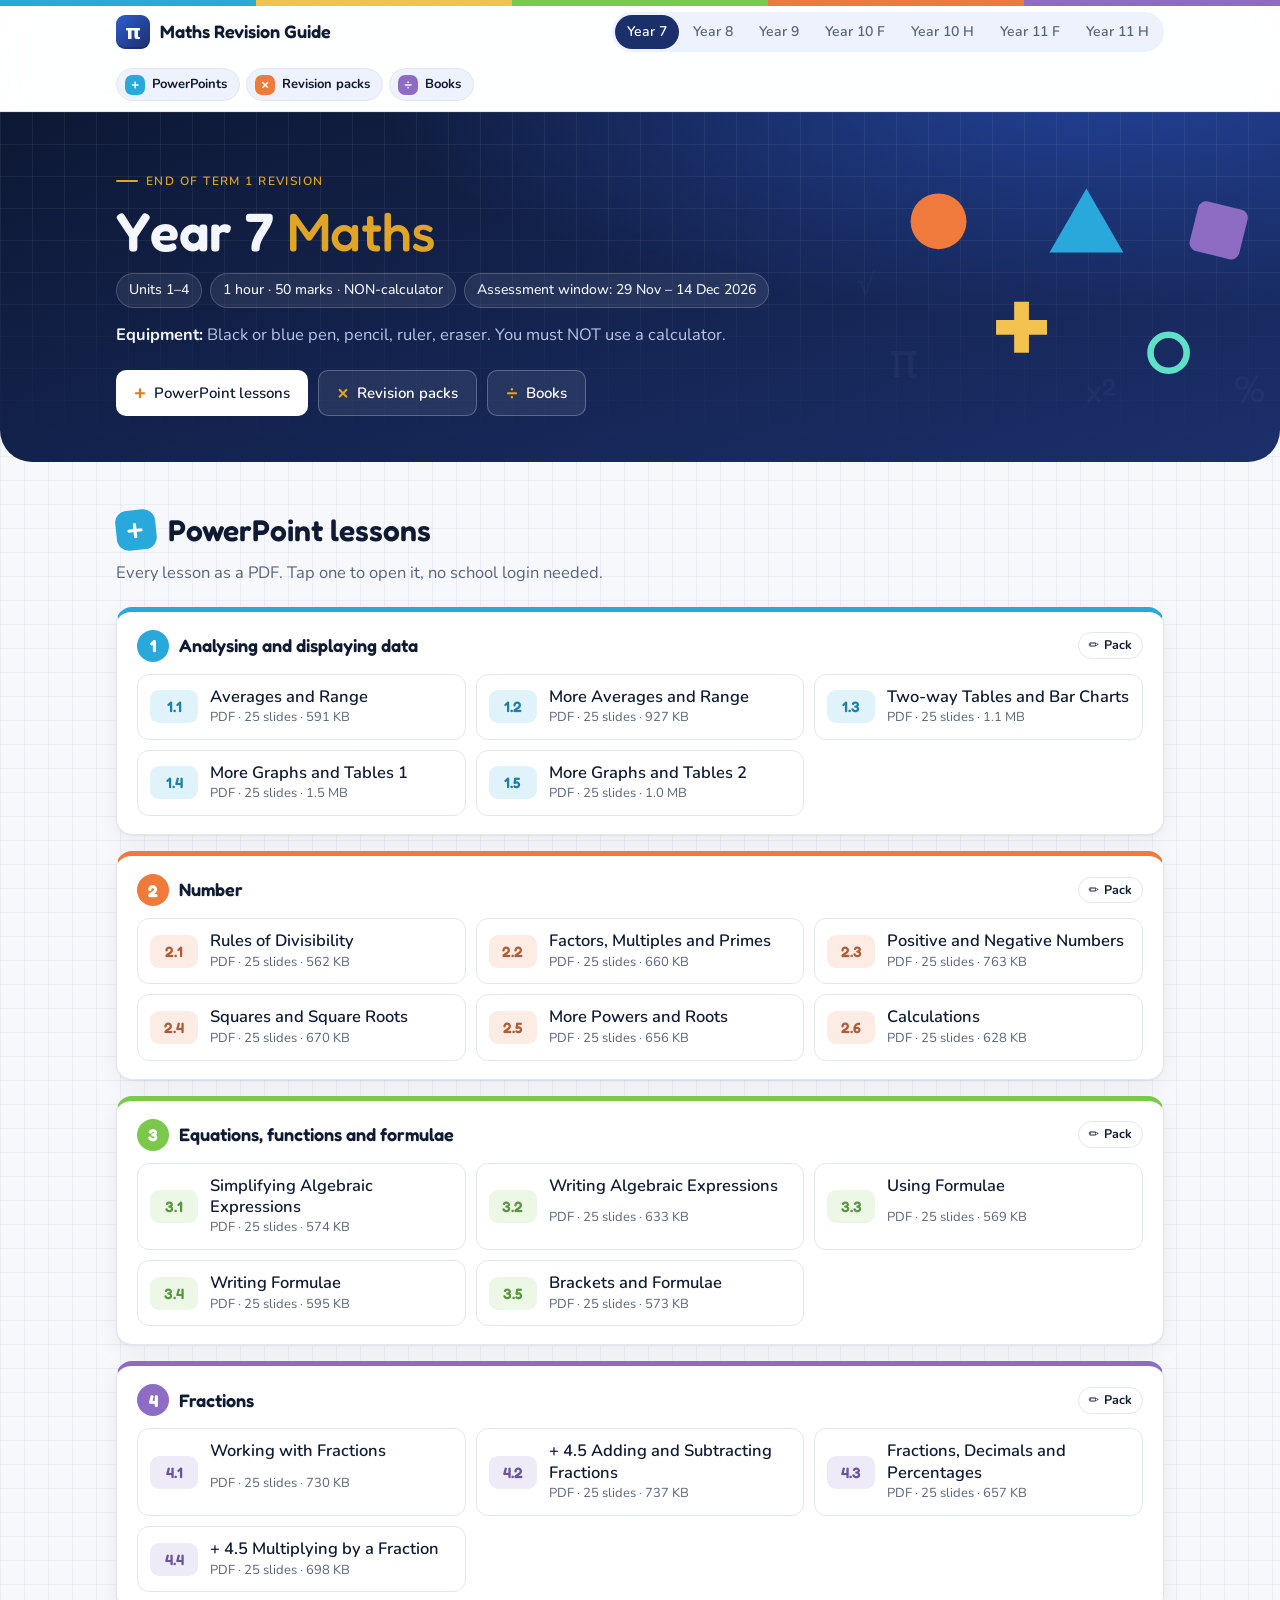
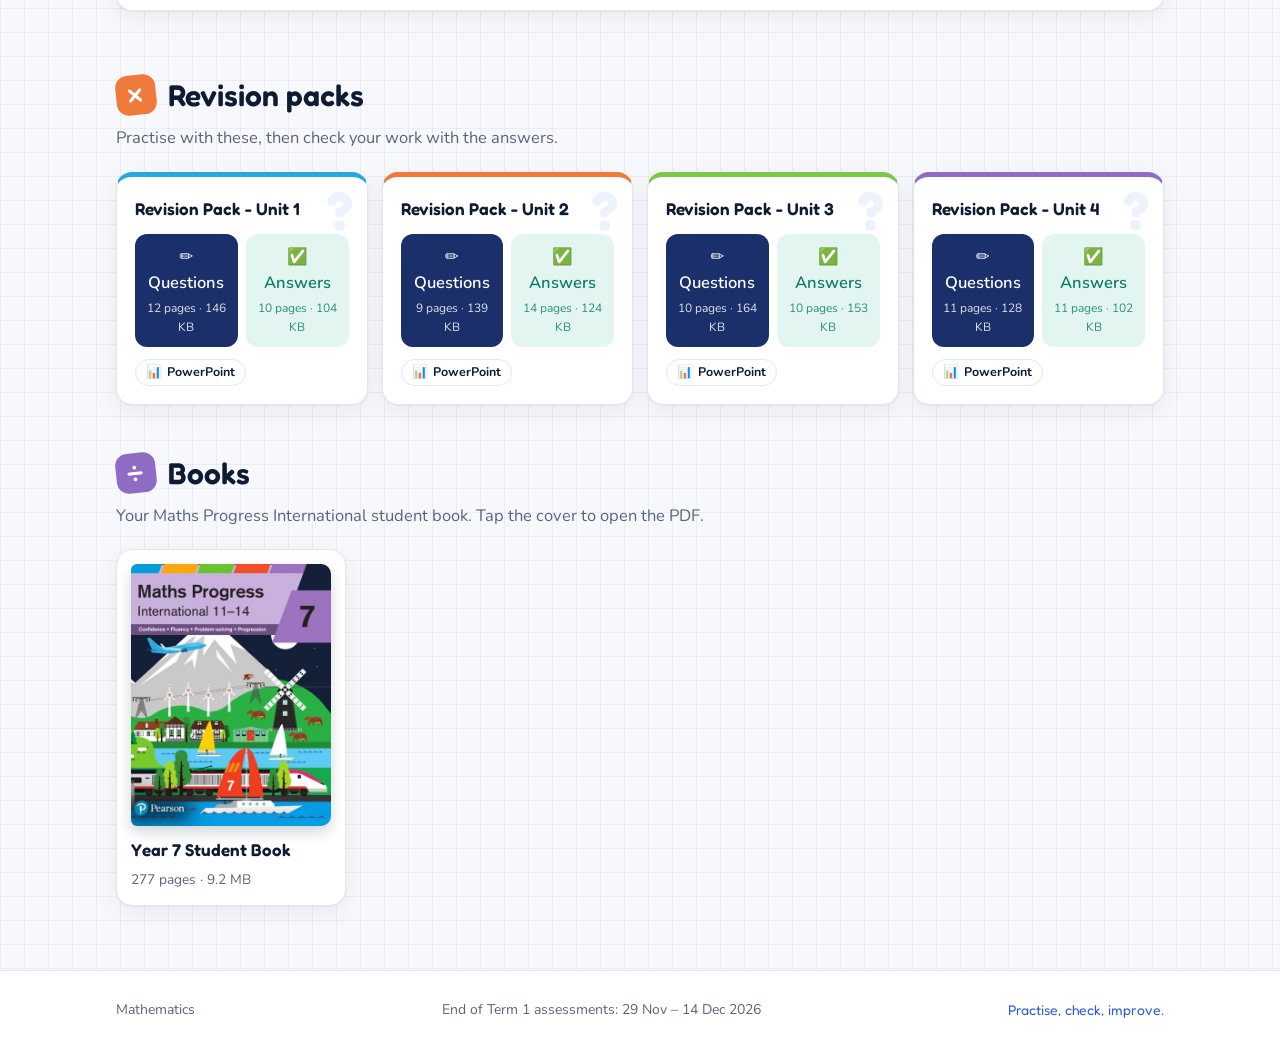
<file: y7.html>
<!doctype html><html lang="en"><head><meta charset="utf-8"><meta name="viewport" content="width=device-width,initial-scale=1">
<title>Year 7 Maths Revision Guide</title><link rel="preconnect" href="https://fonts.googleapis.com"><link href="https://fonts.googleapis.com/css2?family=Fredoka:wght@500;600;700&family=Nunito:wght@400;600;700;800&display=swap" rel="stylesheet">
<link rel="stylesheet" href="assets/style.css?v=1794501142"></head><body><div class="rainbow" aria-hidden="true"><i></i><i></i><i></i><i></i><i></i></div><header class="top"><div class="wrap"><a class="brand" href="index.html"><span class="logo">π</span><span><b>Maths Revision Guide</b></span></a><nav class="years"><a href="y7.html" class="on">Year 7</a><a href="y8.html" class="">Year 8</a><a href="y9.html" class="">Year 9</a><a href="y10f.html" class="">Year 10 F</a><a href="y10h.html" class="">Year 10 H</a><a href="y11f.html" class="">Year 11 F</a><a href="y11h.html" class="">Year 11 H</a></nav><nav class="secs" aria-label="Sections"><a href="#lessons" class="sc-lessons"><b>+</b>PowerPoints</a><a href="#packs" class="sc-packs"><b>×</b>Revision packs</a><a href="#books" class="sc-books"><b>÷</b>Books</a></nav></div></header><main><section class="hero"><svg class="deco" viewBox="0 0 560 320" preserveAspectRatio="xMaxYMid meet" aria-hidden="true">
<g class="fl f1"><circle cx="120" cy="80" r="34" fill="#f07a3c"/></g>
<g class="fl f2"><polygon points="300,40 345,118 255,118" fill="#29a9db"/></g>
<g class="fl f3"><rect x="430" y="60" width="62" height="62" rx="10" fill="#8e6cc4" transform="rotate(14 461 91)"/></g>
<g class="fl f4"><path d="M190 200h22v-22h18v22h22v18h-22v22h-18v-22h-22z" fill="#f2c14e"/></g>
<g class="fl f2"><circle cx="400" cy="240" r="22" fill="none" stroke="#5fe0c8" stroke-width="8"/></g>
<g class="fl f1"><text x="60" y="270" font-size="58" fill="#ffffff" opacity=".22" font-family="Fredoka,sans-serif">π</text></g>
<g class="fl f3"><text x="300" y="300" font-size="40" fill="#ffffff" opacity=".2" font-family="Fredoka,sans-serif">x²</text></g>
<g class="fl f4"><text x="480" y="300" font-size="46" fill="#ffffff" opacity=".2" font-family="Fredoka,sans-serif">%</text></g>
<g class="fl f2"><text x="20" y="170" font-size="38" fill="#ffffff" opacity=".18" font-family="Fredoka,sans-serif">√</text></g>
</svg><div class="wrap">
<p class="eyebrow">End of Term 1 revision</p><h1>Year 7 <em>Maths</em></h1><div class="chips"><span class="chip">Units 1–4</span><span class="chip">1 hour · 50 marks · NON-calculator</span><span class="chip">Assessment window: 29 Nov – 14 Dec 2026</span></div><p class="equip"><strong>Equipment:</strong> Black or blue pen, pencil, ruler, eraser. You must NOT use a calculator.</p>
<div class="jump"><a href="#lessons"><span>+</span> PowerPoint lessons</a><a href="#packs"><span>×</span> Revision packs</a><a href="#books"><span>÷</span> Books</a></div></div></section>
<div class="wrap"><section id="lessons"><div class="shead"><span class="sno s1">+</span><h2>PowerPoint lessons</h2></div><p class="lead">Every lesson as a PDF. Tap one to open it, no school login needed.</p><div class="lgroup u1" id="l-1"><h3><span class="ucirc">1</span>Analysing and displaying data<span class="ulinks"><a class="ul-p" href="#p-1"><span aria-hidden="true">✏️</span>Pack</a></span></h3><div class="decks"><a class="deck" href="lessons/y7/1.1-Averages-and-Range.pdf" target="_blank" rel="noopener"><span class="dnum">1.1</span><span class="dname">Averages and Range</span><span class="dmeta">PDF · 25 slides · 591 KB</span></a><a class="deck" href="lessons/y7/1.2-More-Averages-and-Range.pdf" target="_blank" rel="noopener"><span class="dnum">1.2</span><span class="dname">More Averages and Range</span><span class="dmeta">PDF · 25 slides · 927 KB</span></a><a class="deck" href="lessons/y7/1.3-Two-way-Tables-and-Bar-Charts.pdf" target="_blank" rel="noopener"><span class="dnum">1.3</span><span class="dname">Two-way Tables and Bar Charts</span><span class="dmeta">PDF · 25 slides · 1.1 MB</span></a><a class="deck" href="lessons/y7/1.4-More-Graphs-and-Tables-1.pdf" target="_blank" rel="noopener"><span class="dnum">1.4</span><span class="dname">More Graphs and Tables 1</span><span class="dmeta">PDF · 25 slides · 1.5 MB</span></a><a class="deck" href="lessons/y7/1.5-More-Graphs-and-Tables-2.pdf" target="_blank" rel="noopener"><span class="dnum">1.5</span><span class="dname">More Graphs and Tables 2</span><span class="dmeta">PDF · 25 slides · 1.0 MB</span></a></div></div><div class="lgroup u2" id="l-2"><h3><span class="ucirc">2</span>Number<span class="ulinks"><a class="ul-p" href="#p-2"><span aria-hidden="true">✏️</span>Pack</a></span></h3><div class="decks"><a class="deck" href="lessons/y7/2.1-Rules-of-Divisibility.pdf" target="_blank" rel="noopener"><span class="dnum">2.1</span><span class="dname">Rules of Divisibility</span><span class="dmeta">PDF · 25 slides · 562 KB</span></a><a class="deck" href="lessons/y7/2.2-Factors-Multiples-and-Primes.pdf" target="_blank" rel="noopener"><span class="dnum">2.2</span><span class="dname">Factors, Multiples and Primes</span><span class="dmeta">PDF · 25 slides · 660 KB</span></a><a class="deck" href="lessons/y7/2.3-Positive-and-Negative-Numbers.pdf" target="_blank" rel="noopener"><span class="dnum">2.3</span><span class="dname">Positive and Negative Numbers</span><span class="dmeta">PDF · 25 slides · 763 KB</span></a><a class="deck" href="lessons/y7/2.4-Squares-and-Square-Roots.pdf" target="_blank" rel="noopener"><span class="dnum">2.4</span><span class="dname">Squares and Square Roots</span><span class="dmeta">PDF · 25 slides · 670 KB</span></a><a class="deck" href="lessons/y7/2.5-More-Powers-and-Roots.pdf" target="_blank" rel="noopener"><span class="dnum">2.5</span><span class="dname">More Powers and Roots</span><span class="dmeta">PDF · 25 slides · 656 KB</span></a><a class="deck" href="lessons/y7/2.6-Calculations.pdf" target="_blank" rel="noopener"><span class="dnum">2.6</span><span class="dname">Calculations</span><span class="dmeta">PDF · 25 slides · 628 KB</span></a></div></div><div class="lgroup u3" id="l-3"><h3><span class="ucirc">3</span>Equations, functions and formulae<span class="ulinks"><a class="ul-p" href="#p-3"><span aria-hidden="true">✏️</span>Pack</a></span></h3><div class="decks"><a class="deck" href="lessons/y7/3.1-Simplifying-Algebraic-Expressions.pdf" target="_blank" rel="noopener"><span class="dnum">3.1</span><span class="dname">Simplifying Algebraic Expressions</span><span class="dmeta">PDF · 25 slides · 574 KB</span></a><a class="deck" href="lessons/y7/3.2-Writing-Algebraic-Expressions.pdf" target="_blank" rel="noopener"><span class="dnum">3.2</span><span class="dname">Writing Algebraic Expressions</span><span class="dmeta">PDF · 25 slides · 633 KB</span></a><a class="deck" href="lessons/y7/3.3-Using-Formulae.pdf" target="_blank" rel="noopener"><span class="dnum">3.3</span><span class="dname">Using Formulae</span><span class="dmeta">PDF · 25 slides · 569 KB</span></a><a class="deck" href="lessons/y7/3.4-Writing-Formulae.pdf" target="_blank" rel="noopener"><span class="dnum">3.4</span><span class="dname">Writing Formulae</span><span class="dmeta">PDF · 25 slides · 595 KB</span></a><a class="deck" href="lessons/y7/3.5-Brackets-and-Formulae.pdf" target="_blank" rel="noopener"><span class="dnum">3.5</span><span class="dname">Brackets and Formulae</span><span class="dmeta">PDF · 25 slides · 573 KB</span></a></div></div><div class="lgroup u4" id="l-4"><h3><span class="ucirc">4</span>Fractions<span class="ulinks"><a class="ul-p" href="#p-4"><span aria-hidden="true">✏️</span>Pack</a></span></h3><div class="decks"><a class="deck" href="lessons/y7/4.1-Working-with-Fractions.pdf" target="_blank" rel="noopener"><span class="dnum">4.1</span><span class="dname">Working with Fractions</span><span class="dmeta">PDF · 25 slides · 730 KB</span></a><a class="deck" href="lessons/y7/4.2-4.5-Adding-and-Subtracting-Fractions.pdf" target="_blank" rel="noopener"><span class="dnum">4.2</span><span class="dname">+ 4.5 Adding and Subtracting Fractions</span><span class="dmeta">PDF · 25 slides · 737 KB</span></a><a class="deck" href="lessons/y7/4.3-Fractions-Decimals-and-Percentages.pdf" target="_blank" rel="noopener"><span class="dnum">4.3</span><span class="dname">Fractions, Decimals and Percentages</span><span class="dmeta">PDF · 25 slides · 657 KB</span></a><a class="deck" href="lessons/y7/4.4-4.5-Multiplying-by-a-Fraction.pdf" target="_blank" rel="noopener"><span class="dnum">4.4</span><span class="dname">+ 4.5 Multiplying by a Fraction</span><span class="dmeta">PDF · 25 slides · 698 KB</span></a></div></div></section>
<section id="packs"><div class="shead"><span class="sno s2">×</span><h2>Revision packs</h2></div><p class="lead">Practise with these, then check your work with the answers.</p><div class="packs"><div class="pack" id="p-1"><div class="ptitle">Revision Pack - Unit 1</div><div class="pbtns"><a class="pbtn q" href="packs/y7/Year-7---Unit-1-Revision-Pack.pdf" target="_blank" rel="noopener">✏️ Questions<small>12 pages · 146 KB</small></a><a class="pbtn a" href="packs/y7/Year-7---Unit-1-Revision-Pack-Answers.pdf" target="_blank" rel="noopener">✅ Answers<small>10 pages · 104 KB</small></a></div><div class="ulinks p"><a class="ul-l" href="#l-1"><span aria-hidden="true">📊</span>PowerPoint</a></div></div><div class="pack" id="p-2"><div class="ptitle">Revision Pack - Unit 2</div><div class="pbtns"><a class="pbtn q" href="packs/y7/Year-7---Unit-2-Revision-Pack.pdf" target="_blank" rel="noopener">✏️ Questions<small>9 pages · 139 KB</small></a><a class="pbtn a" href="packs/y7/Year-7---Unit-2-Revision-Pack-Answers.pdf" target="_blank" rel="noopener">✅ Answers<small>14 pages · 124 KB</small></a></div><div class="ulinks p"><a class="ul-l" href="#l-2"><span aria-hidden="true">📊</span>PowerPoint</a></div></div><div class="pack" id="p-3"><div class="ptitle">Revision Pack - Unit 3</div><div class="pbtns"><a class="pbtn q" href="packs/y7/Year-7---Unit-3-Revision-Pack.pdf" target="_blank" rel="noopener">✏️ Questions<small>10 pages · 164 KB</small></a><a class="pbtn a" href="packs/y7/Year-7---Unit-3-Revision-Pack-Answers.pdf" target="_blank" rel="noopener">✅ Answers<small>10 pages · 153 KB</small></a></div><div class="ulinks p"><a class="ul-l" href="#l-3"><span aria-hidden="true">📊</span>PowerPoint</a></div></div><div class="pack" id="p-4"><div class="ptitle">Revision Pack - Unit 4</div><div class="pbtns"><a class="pbtn q" href="packs/y7/Year-7---Unit-4-Revision-Pack.pdf" target="_blank" rel="noopener">✏️ Questions<small>11 pages · 128 KB</small></a><a class="pbtn a" href="packs/y7/Year-7---Unit-4-Revision-Pack-Answers.pdf" target="_blank" rel="noopener">✅ Answers<small>11 pages · 102 KB</small></a></div><div class="ulinks p"><a class="ul-l" href="#l-4"><span aria-hidden="true">📊</span>PowerPoint</a></div></div></div></section><section id="books"><div class="shead"><span class="sno s3">÷</span><h2>Books</h2></div><p class="lead">Your Maths Progress International student book. Tap the cover to open the PDF.</p><div class="books"><a class="book" href="books/Maths-progress-int-y7-sb.pdf" target="_blank" rel="noopener"><img src="assets/covers/y7.jpg" alt="Year 7 student book cover" loading="lazy"><span class="btitle">Year 7 Student Book</span><small>277 pages · 9.2 MB</small></a></div></section></div></main><footer><div class="wrap"><span>Mathematics</span><span>End of Term 1 assessments: 29 Nov – 14 Dec 2026</span><span class="f">Practise, check, improve.</span></div></footer></body></html>
</file>
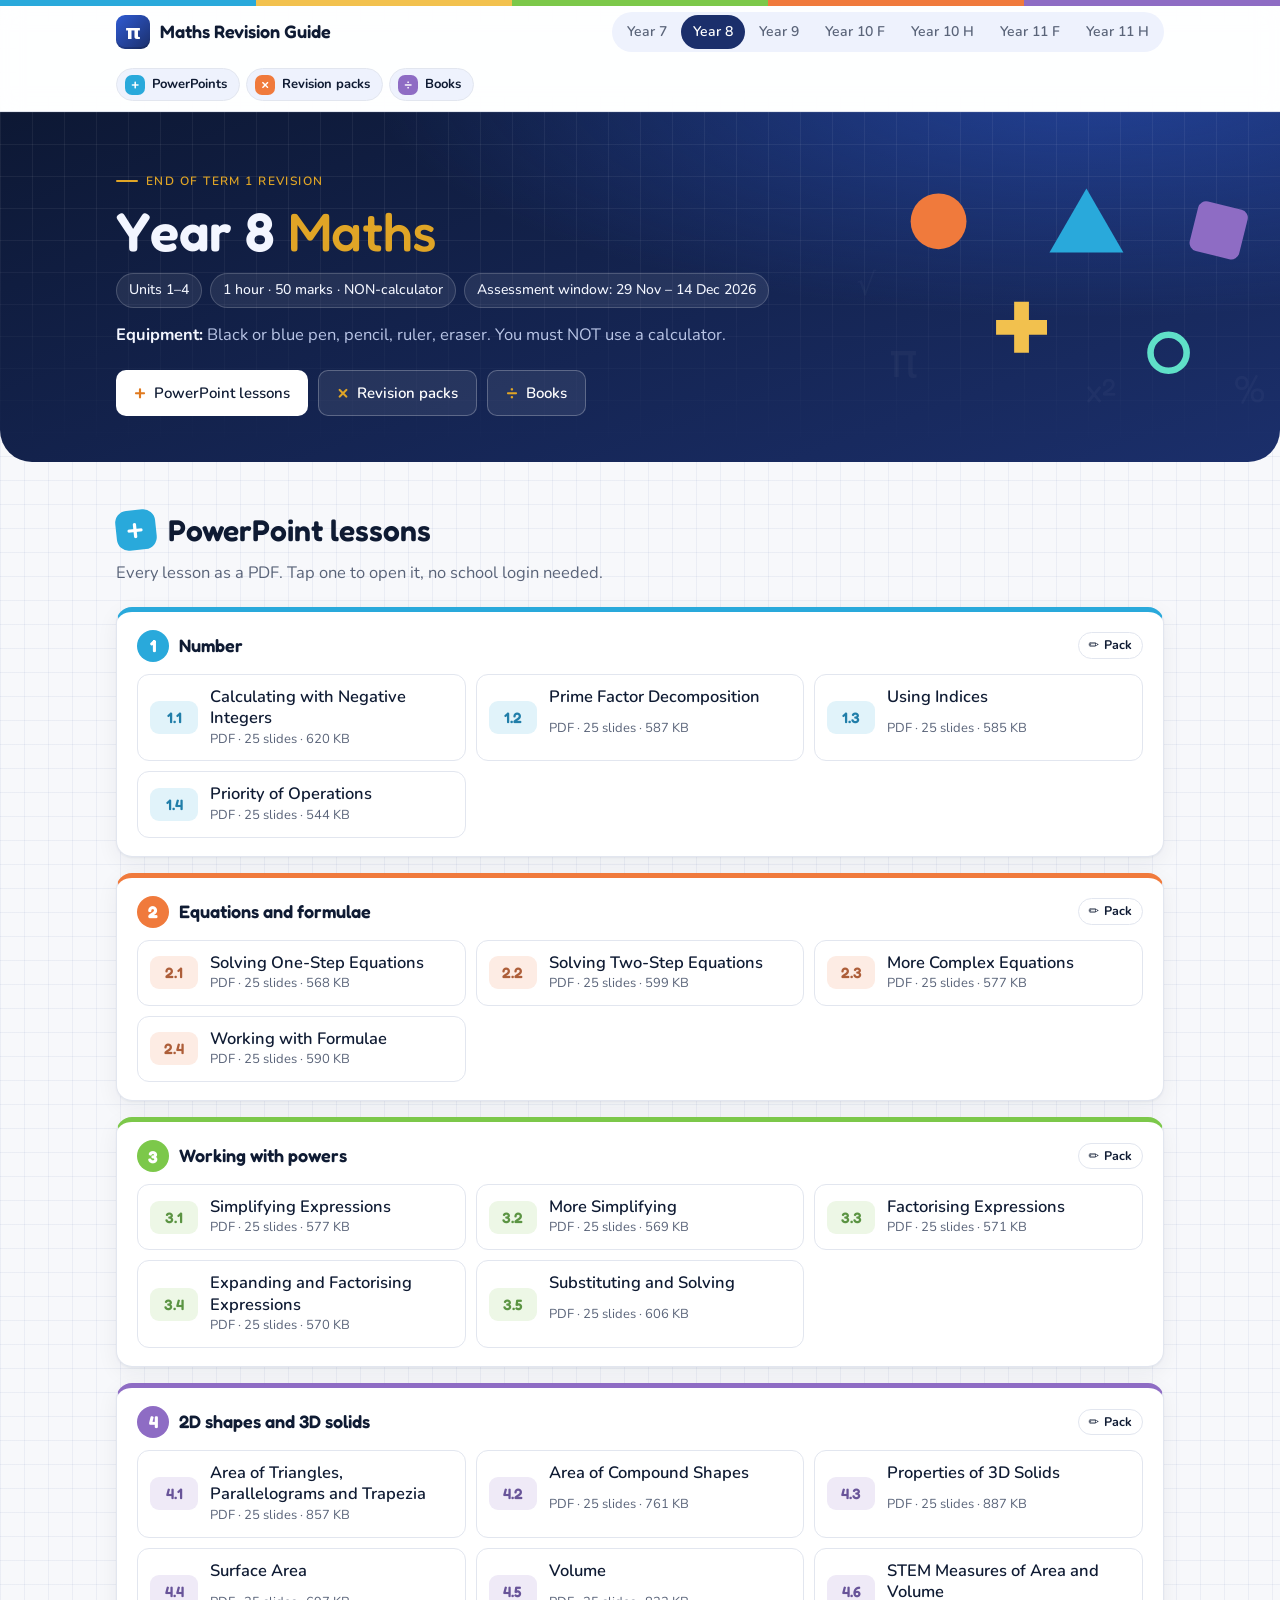
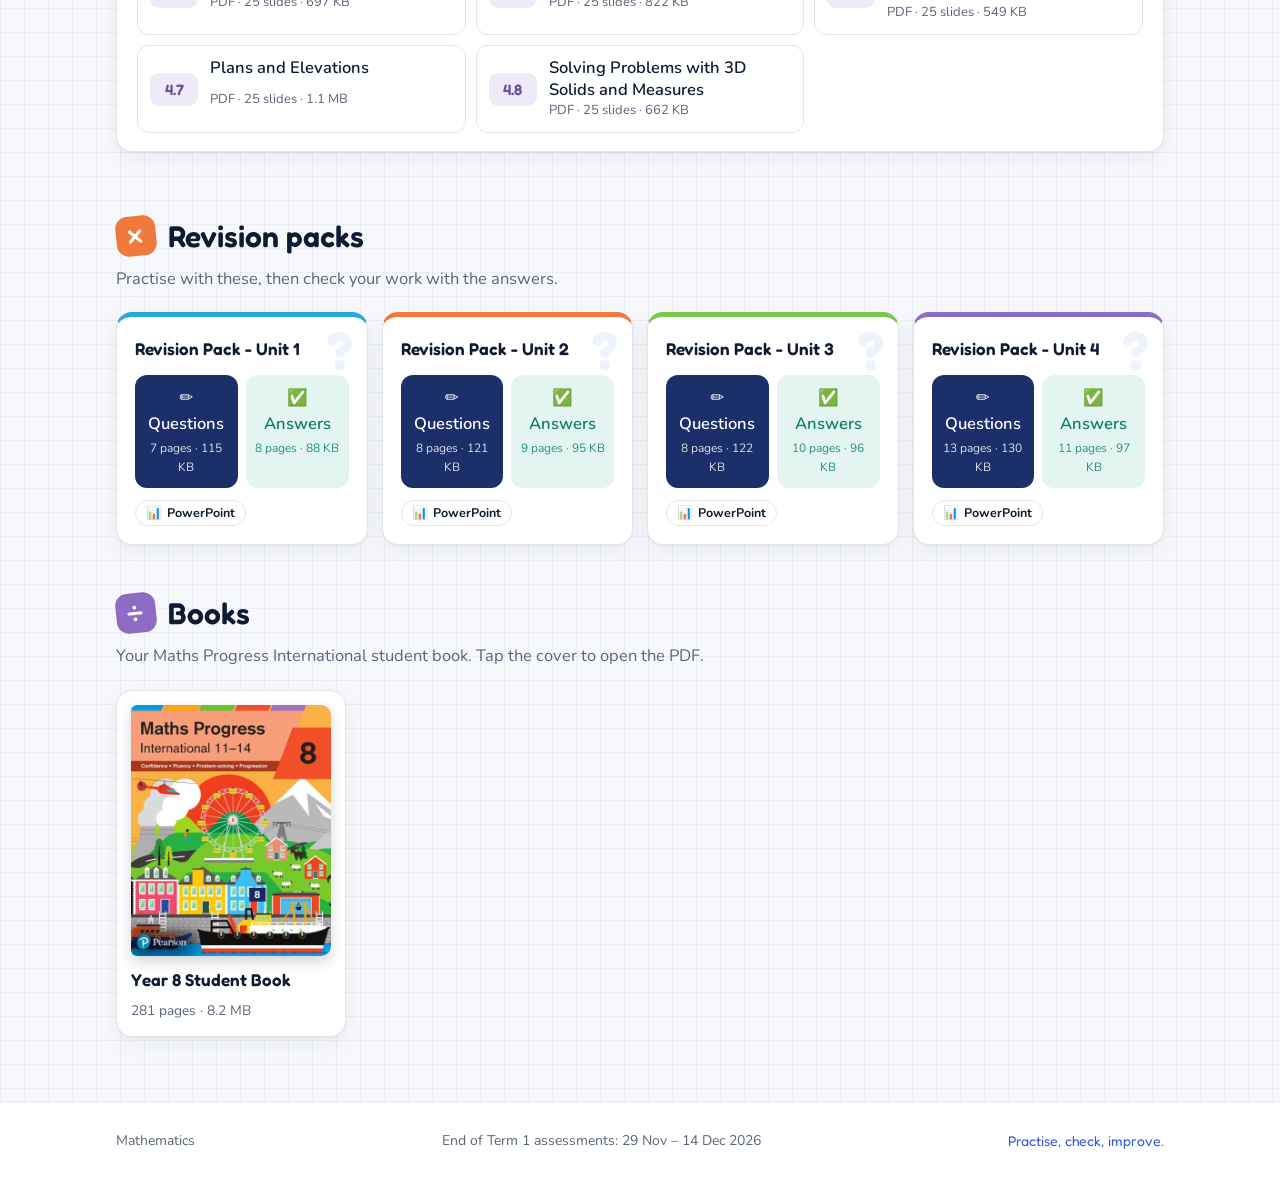
<file: y8.html>
<!doctype html><html lang="en"><head><meta charset="utf-8"><meta name="viewport" content="width=device-width,initial-scale=1">
<title>Year 8 Maths Revision Guide</title><link rel="preconnect" href="https://fonts.googleapis.com"><link href="https://fonts.googleapis.com/css2?family=Fredoka:wght@500;600;700&family=Nunito:wght@400;600;700;800&display=swap" rel="stylesheet">
<link rel="stylesheet" href="assets/style.css?v=1794501142"></head><body><div class="rainbow" aria-hidden="true"><i></i><i></i><i></i><i></i><i></i></div><header class="top"><div class="wrap"><a class="brand" href="index.html"><span class="logo">π</span><span><b>Maths Revision Guide</b></span></a><nav class="years"><a href="y7.html" class="">Year 7</a><a href="y8.html" class="on">Year 8</a><a href="y9.html" class="">Year 9</a><a href="y10f.html" class="">Year 10 F</a><a href="y10h.html" class="">Year 10 H</a><a href="y11f.html" class="">Year 11 F</a><a href="y11h.html" class="">Year 11 H</a></nav><nav class="secs" aria-label="Sections"><a href="#lessons" class="sc-lessons"><b>+</b>PowerPoints</a><a href="#packs" class="sc-packs"><b>×</b>Revision packs</a><a href="#books" class="sc-books"><b>÷</b>Books</a></nav></div></header><main><section class="hero"><svg class="deco" viewBox="0 0 560 320" preserveAspectRatio="xMaxYMid meet" aria-hidden="true">
<g class="fl f1"><circle cx="120" cy="80" r="34" fill="#f07a3c"/></g>
<g class="fl f2"><polygon points="300,40 345,118 255,118" fill="#29a9db"/></g>
<g class="fl f3"><rect x="430" y="60" width="62" height="62" rx="10" fill="#8e6cc4" transform="rotate(14 461 91)"/></g>
<g class="fl f4"><path d="M190 200h22v-22h18v22h22v18h-22v22h-18v-22h-22z" fill="#f2c14e"/></g>
<g class="fl f2"><circle cx="400" cy="240" r="22" fill="none" stroke="#5fe0c8" stroke-width="8"/></g>
<g class="fl f1"><text x="60" y="270" font-size="58" fill="#ffffff" opacity=".22" font-family="Fredoka,sans-serif">π</text></g>
<g class="fl f3"><text x="300" y="300" font-size="40" fill="#ffffff" opacity=".2" font-family="Fredoka,sans-serif">x²</text></g>
<g class="fl f4"><text x="480" y="300" font-size="46" fill="#ffffff" opacity=".2" font-family="Fredoka,sans-serif">%</text></g>
<g class="fl f2"><text x="20" y="170" font-size="38" fill="#ffffff" opacity=".18" font-family="Fredoka,sans-serif">√</text></g>
</svg><div class="wrap">
<p class="eyebrow">End of Term 1 revision</p><h1>Year 8 <em>Maths</em></h1><div class="chips"><span class="chip">Units 1–4</span><span class="chip">1 hour · 50 marks · NON-calculator</span><span class="chip">Assessment window: 29 Nov – 14 Dec 2026</span></div><p class="equip"><strong>Equipment:</strong> Black or blue pen, pencil, ruler, eraser. You must NOT use a calculator.</p>
<div class="jump"><a href="#lessons"><span>+</span> PowerPoint lessons</a><a href="#packs"><span>×</span> Revision packs</a><a href="#books"><span>÷</span> Books</a></div></div></section>
<div class="wrap"><section id="lessons"><div class="shead"><span class="sno s1">+</span><h2>PowerPoint lessons</h2></div><p class="lead">Every lesson as a PDF. Tap one to open it, no school login needed.</p><div class="lgroup u1" id="l-1"><h3><span class="ucirc">1</span>Number<span class="ulinks"><a class="ul-p" href="#p-1"><span aria-hidden="true">✏️</span>Pack</a></span></h3><div class="decks"><a class="deck" href="lessons/y8/1.1-Calculating-with-Negative-Integers.pdf" target="_blank" rel="noopener"><span class="dnum">1.1</span><span class="dname">Calculating with Negative Integers</span><span class="dmeta">PDF · 25 slides · 620 KB</span></a><a class="deck" href="lessons/y8/1.2-Prime-Factor-Decomposition.pdf" target="_blank" rel="noopener"><span class="dnum">1.2</span><span class="dname">Prime Factor Decomposition</span><span class="dmeta">PDF · 25 slides · 587 KB</span></a><a class="deck" href="lessons/y8/1.3-Using-Indices.pdf" target="_blank" rel="noopener"><span class="dnum">1.3</span><span class="dname">Using Indices</span><span class="dmeta">PDF · 25 slides · 585 KB</span></a><a class="deck" href="lessons/y8/1.4-Priority-of-Operations.pdf" target="_blank" rel="noopener"><span class="dnum">1.4</span><span class="dname">Priority of Operations</span><span class="dmeta">PDF · 25 slides · 544 KB</span></a></div></div><div class="lgroup u2" id="l-2"><h3><span class="ucirc">2</span>Equations and formulae<span class="ulinks"><a class="ul-p" href="#p-2"><span aria-hidden="true">✏️</span>Pack</a></span></h3><div class="decks"><a class="deck" href="lessons/y8/2.1-Solving-One-Step-Equations.pdf" target="_blank" rel="noopener"><span class="dnum">2.1</span><span class="dname">Solving One-Step Equations</span><span class="dmeta">PDF · 25 slides · 568 KB</span></a><a class="deck" href="lessons/y8/2.2-Solving-Two-Step-Equations.pdf" target="_blank" rel="noopener"><span class="dnum">2.2</span><span class="dname">Solving Two-Step Equations</span><span class="dmeta">PDF · 25 slides · 599 KB</span></a><a class="deck" href="lessons/y8/2.3-More-Complex-Equations.pdf" target="_blank" rel="noopener"><span class="dnum">2.3</span><span class="dname">More Complex Equations</span><span class="dmeta">PDF · 25 slides · 577 KB</span></a><a class="deck" href="lessons/y8/2.4-Working-with-Formulae.pdf" target="_blank" rel="noopener"><span class="dnum">2.4</span><span class="dname">Working with Formulae</span><span class="dmeta">PDF · 25 slides · 590 KB</span></a></div></div><div class="lgroup u3" id="l-3"><h3><span class="ucirc">3</span>Working with powers<span class="ulinks"><a class="ul-p" href="#p-3"><span aria-hidden="true">✏️</span>Pack</a></span></h3><div class="decks"><a class="deck" href="lessons/y8/3.1-Simplifying-Expressions.pdf" target="_blank" rel="noopener"><span class="dnum">3.1</span><span class="dname">Simplifying Expressions</span><span class="dmeta">PDF · 25 slides · 577 KB</span></a><a class="deck" href="lessons/y8/3.2-More-Simplifying.pdf" target="_blank" rel="noopener"><span class="dnum">3.2</span><span class="dname">More Simplifying</span><span class="dmeta">PDF · 25 slides · 569 KB</span></a><a class="deck" href="lessons/y8/3.3-Factorising-Expressions.pdf" target="_blank" rel="noopener"><span class="dnum">3.3</span><span class="dname">Factorising Expressions</span><span class="dmeta">PDF · 25 slides · 571 KB</span></a><a class="deck" href="lessons/y8/3.4-Expanding-and-Factorising-Expressions.pdf" target="_blank" rel="noopener"><span class="dnum">3.4</span><span class="dname">Expanding and Factorising Expressions</span><span class="dmeta">PDF · 25 slides · 570 KB</span></a><a class="deck" href="lessons/y8/3.5-Substituting-and-Solving.pdf" target="_blank" rel="noopener"><span class="dnum">3.5</span><span class="dname">Substituting and Solving</span><span class="dmeta">PDF · 25 slides · 606 KB</span></a></div></div><div class="lgroup u4" id="l-4"><h3><span class="ucirc">4</span>2D shapes and 3D solids<span class="ulinks"><a class="ul-p" href="#p-4"><span aria-hidden="true">✏️</span>Pack</a></span></h3><div class="decks"><a class="deck" href="lessons/y8/4.1-Area-of-Triangles-Parallelograms-and-Trapezia.pdf" target="_blank" rel="noopener"><span class="dnum">4.1</span><span class="dname">Area of Triangles, Parallelograms and Trapezia</span><span class="dmeta">PDF · 25 slides · 857 KB</span></a><a class="deck" href="lessons/y8/4.2-Area-of-Compound-Shapes.pdf" target="_blank" rel="noopener"><span class="dnum">4.2</span><span class="dname">Area of Compound Shapes</span><span class="dmeta">PDF · 25 slides · 761 KB</span></a><a class="deck" href="lessons/y8/4.3-Properties-of-3D-Solids.pdf" target="_blank" rel="noopener"><span class="dnum">4.3</span><span class="dname">Properties of 3D Solids</span><span class="dmeta">PDF · 25 slides · 887 KB</span></a><a class="deck" href="lessons/y8/4.4-Surface-Area.pdf" target="_blank" rel="noopener"><span class="dnum">4.4</span><span class="dname">Surface Area</span><span class="dmeta">PDF · 25 slides · 697 KB</span></a><a class="deck" href="lessons/y8/4.5-Volume.pdf" target="_blank" rel="noopener"><span class="dnum">4.5</span><span class="dname">Volume</span><span class="dmeta">PDF · 25 slides · 822 KB</span></a><a class="deck" href="lessons/y8/4.6-STEM-Measures-of-Area-and-Volume.pdf" target="_blank" rel="noopener"><span class="dnum">4.6</span><span class="dname">STEM Measures of Area and Volume</span><span class="dmeta">PDF · 25 slides · 549 KB</span></a><a class="deck" href="lessons/y8/4.7-Plans-and-Elevations.pdf" target="_blank" rel="noopener"><span class="dnum">4.7</span><span class="dname">Plans and Elevations</span><span class="dmeta">PDF · 25 slides · 1.1 MB</span></a><a class="deck" href="lessons/y8/4.8-Solving-Problems-with-3D-Solids-and-Measures.pdf" target="_blank" rel="noopener"><span class="dnum">4.8</span><span class="dname">Solving Problems with 3D Solids and Measures</span><span class="dmeta">PDF · 25 slides · 662 KB</span></a></div></div></section>
<section id="packs"><div class="shead"><span class="sno s2">×</span><h2>Revision packs</h2></div><p class="lead">Practise with these, then check your work with the answers.</p><div class="packs"><div class="pack" id="p-1"><div class="ptitle">Revision Pack - Unit 1</div><div class="pbtns"><a class="pbtn q" href="packs/y8/Year-8---Unit-1-Revision-Pack.pdf" target="_blank" rel="noopener">✏️ Questions<small>7 pages · 115 KB</small></a><a class="pbtn a" href="packs/y8/Year-8---Unit-1-Revision-Pack-Answers.pdf" target="_blank" rel="noopener">✅ Answers<small>8 pages · 88 KB</small></a></div><div class="ulinks p"><a class="ul-l" href="#l-1"><span aria-hidden="true">📊</span>PowerPoint</a></div></div><div class="pack" id="p-2"><div class="ptitle">Revision Pack - Unit 2</div><div class="pbtns"><a class="pbtn q" href="packs/y8/Year-8---Unit-2-Revision-Pack.pdf" target="_blank" rel="noopener">✏️ Questions<small>8 pages · 121 KB</small></a><a class="pbtn a" href="packs/y8/Year-8---Unit-2-Revision-Pack-Answers.pdf" target="_blank" rel="noopener">✅ Answers<small>9 pages · 95 KB</small></a></div><div class="ulinks p"><a class="ul-l" href="#l-2"><span aria-hidden="true">📊</span>PowerPoint</a></div></div><div class="pack" id="p-3"><div class="ptitle">Revision Pack - Unit 3</div><div class="pbtns"><a class="pbtn q" href="packs/y8/Year-8---Unit-3-Revision-Pack.pdf" target="_blank" rel="noopener">✏️ Questions<small>8 pages · 122 KB</small></a><a class="pbtn a" href="packs/y8/Year-8---Unit-3-Revision-Pack-Answers.pdf" target="_blank" rel="noopener">✅ Answers<small>10 pages · 96 KB</small></a></div><div class="ulinks p"><a class="ul-l" href="#l-3"><span aria-hidden="true">📊</span>PowerPoint</a></div></div><div class="pack" id="p-4"><div class="ptitle">Revision Pack - Unit 4</div><div class="pbtns"><a class="pbtn q" href="packs/y8/Year-8---Unit-4-Revision-Pack.pdf" target="_blank" rel="noopener">✏️ Questions<small>13 pages · 130 KB</small></a><a class="pbtn a" href="packs/y8/Year-8---Unit-4-Revision-Pack-Answers.pdf" target="_blank" rel="noopener">✅ Answers<small>11 pages · 97 KB</small></a></div><div class="ulinks p"><a class="ul-l" href="#l-4"><span aria-hidden="true">📊</span>PowerPoint</a></div></div></div></section><section id="books"><div class="shead"><span class="sno s3">÷</span><h2>Books</h2></div><p class="lead">Your Maths Progress International student book. Tap the cover to open the PDF.</p><div class="books"><a class="book" href="books/Maths-progress-int-y8-sb.pdf" target="_blank" rel="noopener"><img src="assets/covers/y8.jpg" alt="Year 8 student book cover" loading="lazy"><span class="btitle">Year 8 Student Book</span><small>281 pages · 8.2 MB</small></a></div></section></div></main><footer><div class="wrap"><span>Mathematics</span><span>End of Term 1 assessments: 29 Nov – 14 Dec 2026</span><span class="f">Practise, check, improve.</span></div></footer></body></html>
</file>
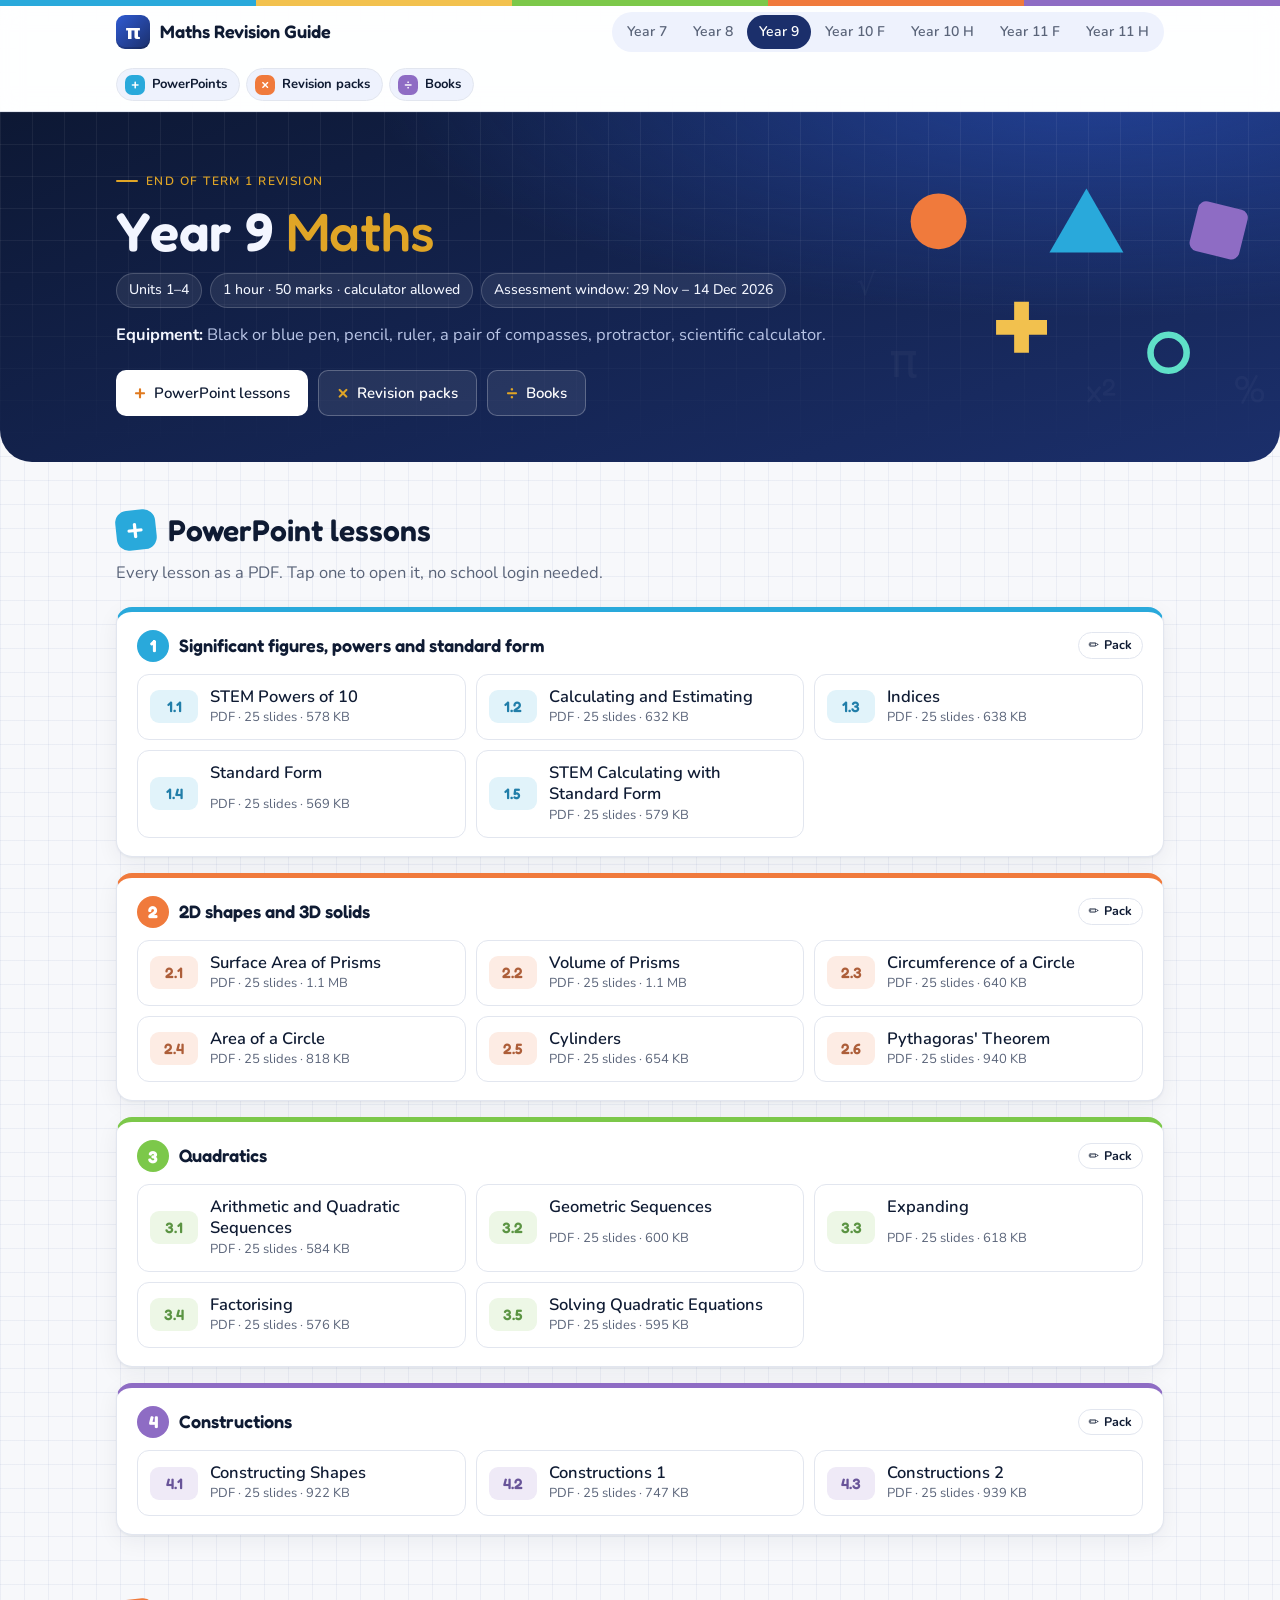
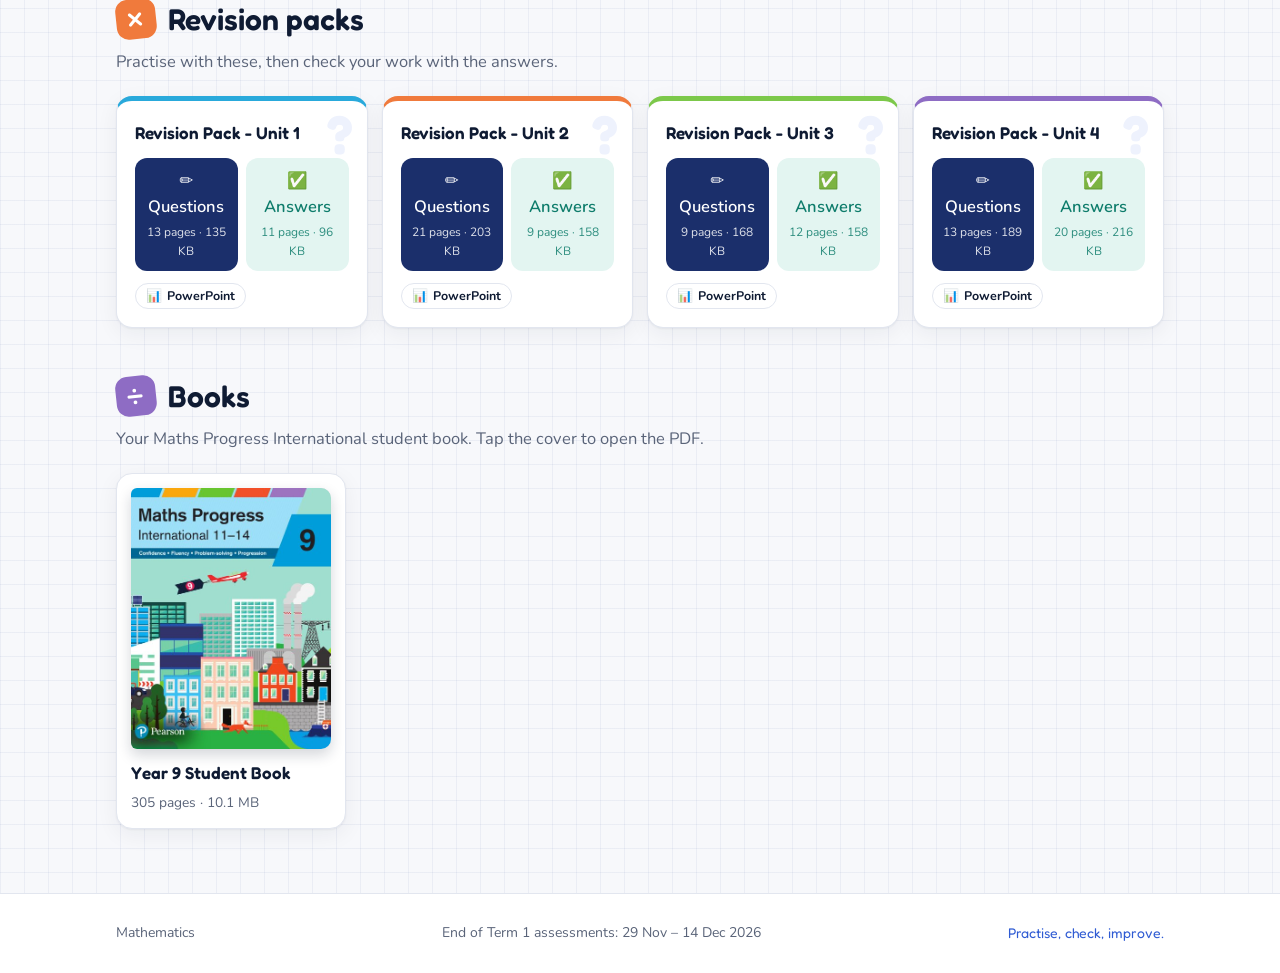
<file: y9.html>
<!doctype html><html lang="en"><head><meta charset="utf-8"><meta name="viewport" content="width=device-width,initial-scale=1">
<title>Year 9 Maths Revision Guide</title><link rel="preconnect" href="https://fonts.googleapis.com"><link href="https://fonts.googleapis.com/css2?family=Fredoka:wght@500;600;700&family=Nunito:wght@400;600;700;800&display=swap" rel="stylesheet">
<link rel="stylesheet" href="assets/style.css?v=1794501142"></head><body><div class="rainbow" aria-hidden="true"><i></i><i></i><i></i><i></i><i></i></div><header class="top"><div class="wrap"><a class="brand" href="index.html"><span class="logo">π</span><span><b>Maths Revision Guide</b></span></a><nav class="years"><a href="y7.html" class="">Year 7</a><a href="y8.html" class="">Year 8</a><a href="y9.html" class="on">Year 9</a><a href="y10f.html" class="">Year 10 F</a><a href="y10h.html" class="">Year 10 H</a><a href="y11f.html" class="">Year 11 F</a><a href="y11h.html" class="">Year 11 H</a></nav><nav class="secs" aria-label="Sections"><a href="#lessons" class="sc-lessons"><b>+</b>PowerPoints</a><a href="#packs" class="sc-packs"><b>×</b>Revision packs</a><a href="#books" class="sc-books"><b>÷</b>Books</a></nav></div></header><main><section class="hero"><svg class="deco" viewBox="0 0 560 320" preserveAspectRatio="xMaxYMid meet" aria-hidden="true">
<g class="fl f1"><circle cx="120" cy="80" r="34" fill="#f07a3c"/></g>
<g class="fl f2"><polygon points="300,40 345,118 255,118" fill="#29a9db"/></g>
<g class="fl f3"><rect x="430" y="60" width="62" height="62" rx="10" fill="#8e6cc4" transform="rotate(14 461 91)"/></g>
<g class="fl f4"><path d="M190 200h22v-22h18v22h22v18h-22v22h-18v-22h-22z" fill="#f2c14e"/></g>
<g class="fl f2"><circle cx="400" cy="240" r="22" fill="none" stroke="#5fe0c8" stroke-width="8"/></g>
<g class="fl f1"><text x="60" y="270" font-size="58" fill="#ffffff" opacity=".22" font-family="Fredoka,sans-serif">π</text></g>
<g class="fl f3"><text x="300" y="300" font-size="40" fill="#ffffff" opacity=".2" font-family="Fredoka,sans-serif">x²</text></g>
<g class="fl f4"><text x="480" y="300" font-size="46" fill="#ffffff" opacity=".2" font-family="Fredoka,sans-serif">%</text></g>
<g class="fl f2"><text x="20" y="170" font-size="38" fill="#ffffff" opacity=".18" font-family="Fredoka,sans-serif">√</text></g>
</svg><div class="wrap">
<p class="eyebrow">End of Term 1 revision</p><h1>Year 9 <em>Maths</em></h1><div class="chips"><span class="chip">Units 1–4</span><span class="chip">1 hour · 50 marks · calculator allowed</span><span class="chip">Assessment window: 29 Nov – 14 Dec 2026</span></div><p class="equip"><strong>Equipment:</strong> Black or blue pen, pencil, ruler, a pair of compasses, protractor, scientific calculator.</p>
<div class="jump"><a href="#lessons"><span>+</span> PowerPoint lessons</a><a href="#packs"><span>×</span> Revision packs</a><a href="#books"><span>÷</span> Books</a></div></div></section>
<div class="wrap"><section id="lessons"><div class="shead"><span class="sno s1">+</span><h2>PowerPoint lessons</h2></div><p class="lead">Every lesson as a PDF. Tap one to open it, no school login needed.</p><div class="lgroup u1" id="l-1"><h3><span class="ucirc">1</span>Significant figures, powers and standard form<span class="ulinks"><a class="ul-p" href="#p-1"><span aria-hidden="true">✏️</span>Pack</a></span></h3><div class="decks"><a class="deck" href="lessons/y9/1.1-STEM-Powers-of-10.pdf" target="_blank" rel="noopener"><span class="dnum">1.1</span><span class="dname">STEM Powers of 10</span><span class="dmeta">PDF · 25 slides · 578 KB</span></a><a class="deck" href="lessons/y9/1.2-Calculating-and-Estimating.pdf" target="_blank" rel="noopener"><span class="dnum">1.2</span><span class="dname">Calculating and Estimating</span><span class="dmeta">PDF · 25 slides · 632 KB</span></a><a class="deck" href="lessons/y9/1.3-Indices.pdf" target="_blank" rel="noopener"><span class="dnum">1.3</span><span class="dname">Indices</span><span class="dmeta">PDF · 25 slides · 638 KB</span></a><a class="deck" href="lessons/y9/1.4-Standard-Form.pdf" target="_blank" rel="noopener"><span class="dnum">1.4</span><span class="dname">Standard Form</span><span class="dmeta">PDF · 25 slides · 569 KB</span></a><a class="deck" href="lessons/y9/1.5-STEM-Calculating-with-Standard-Form.pdf" target="_blank" rel="noopener"><span class="dnum">1.5</span><span class="dname">STEM Calculating with Standard Form</span><span class="dmeta">PDF · 25 slides · 579 KB</span></a></div></div><div class="lgroup u2" id="l-2"><h3><span class="ucirc">2</span>2D shapes and 3D solids<span class="ulinks"><a class="ul-p" href="#p-2"><span aria-hidden="true">✏️</span>Pack</a></span></h3><div class="decks"><a class="deck" href="lessons/y9/2.1-Surface-Area-of-Prisms.pdf" target="_blank" rel="noopener"><span class="dnum">2.1</span><span class="dname">Surface Area of Prisms</span><span class="dmeta">PDF · 25 slides · 1.1 MB</span></a><a class="deck" href="lessons/y9/2.2-Volume-of-Prisms.pdf" target="_blank" rel="noopener"><span class="dnum">2.2</span><span class="dname">Volume of Prisms</span><span class="dmeta">PDF · 25 slides · 1.1 MB</span></a><a class="deck" href="lessons/y9/2.3-Circumference-of-a-Circle.pdf" target="_blank" rel="noopener"><span class="dnum">2.3</span><span class="dname">Circumference of a Circle</span><span class="dmeta">PDF · 25 slides · 640 KB</span></a><a class="deck" href="lessons/y9/2.4-Area-of-a-Circle.pdf" target="_blank" rel="noopener"><span class="dnum">2.4</span><span class="dname">Area of a Circle</span><span class="dmeta">PDF · 25 slides · 818 KB</span></a><a class="deck" href="lessons/y9/2.5-Cylinders.pdf" target="_blank" rel="noopener"><span class="dnum">2.5</span><span class="dname">Cylinders</span><span class="dmeta">PDF · 25 slides · 654 KB</span></a><a class="deck" href="lessons/y9/2.6-Pythagoras-Theorem.pdf" target="_blank" rel="noopener"><span class="dnum">2.6</span><span class="dname">Pythagoras&#x27; Theorem</span><span class="dmeta">PDF · 25 slides · 940 KB</span></a></div></div><div class="lgroup u3" id="l-3"><h3><span class="ucirc">3</span>Quadratics<span class="ulinks"><a class="ul-p" href="#p-3"><span aria-hidden="true">✏️</span>Pack</a></span></h3><div class="decks"><a class="deck" href="lessons/y9/3.1-Arithmetic-and-Quadratic-Sequences.pdf" target="_blank" rel="noopener"><span class="dnum">3.1</span><span class="dname">Arithmetic and Quadratic Sequences</span><span class="dmeta">PDF · 25 slides · 584 KB</span></a><a class="deck" href="lessons/y9/3.2-Geometric-Sequences.pdf" target="_blank" rel="noopener"><span class="dnum">3.2</span><span class="dname">Geometric Sequences</span><span class="dmeta">PDF · 25 slides · 600 KB</span></a><a class="deck" href="lessons/y9/3.3-Expanding.pdf" target="_blank" rel="noopener"><span class="dnum">3.3</span><span class="dname">Expanding</span><span class="dmeta">PDF · 25 slides · 618 KB</span></a><a class="deck" href="lessons/y9/3.4-Factorising.pdf" target="_blank" rel="noopener"><span class="dnum">3.4</span><span class="dname">Factorising</span><span class="dmeta">PDF · 25 slides · 576 KB</span></a><a class="deck" href="lessons/y9/3.5-Solving-Quadratic-Equations.pdf" target="_blank" rel="noopener"><span class="dnum">3.5</span><span class="dname">Solving Quadratic Equations</span><span class="dmeta">PDF · 25 slides · 595 KB</span></a></div></div><div class="lgroup u4" id="l-4"><h3><span class="ucirc">4</span>Constructions<span class="ulinks"><a class="ul-p" href="#p-4"><span aria-hidden="true">✏️</span>Pack</a></span></h3><div class="decks"><a class="deck" href="lessons/y9/4.1-Constructing-Shapes.pdf" target="_blank" rel="noopener"><span class="dnum">4.1</span><span class="dname">Constructing Shapes</span><span class="dmeta">PDF · 25 slides · 922 KB</span></a><a class="deck" href="lessons/y9/4.2-Constructions-1.pdf" target="_blank" rel="noopener"><span class="dnum">4.2</span><span class="dname">Constructions 1</span><span class="dmeta">PDF · 25 slides · 747 KB</span></a><a class="deck" href="lessons/y9/4.3-Constructions-2.pdf" target="_blank" rel="noopener"><span class="dnum">4.3</span><span class="dname">Constructions 2</span><span class="dmeta">PDF · 25 slides · 939 KB</span></a></div></div></section>
<section id="packs"><div class="shead"><span class="sno s2">×</span><h2>Revision packs</h2></div><p class="lead">Practise with these, then check your work with the answers.</p><div class="packs"><div class="pack" id="p-1"><div class="ptitle">Revision Pack - Unit 1</div><div class="pbtns"><a class="pbtn q" href="packs/y9/Year-9---Unit-1-Revision-Pack.pdf" target="_blank" rel="noopener">✏️ Questions<small>13 pages · 135 KB</small></a><a class="pbtn a" href="packs/y9/Year-9---Unit-1-Revision-Pack-Answers.pdf" target="_blank" rel="noopener">✅ Answers<small>11 pages · 96 KB</small></a></div><div class="ulinks p"><a class="ul-l" href="#l-1"><span aria-hidden="true">📊</span>PowerPoint</a></div></div><div class="pack" id="p-2"><div class="ptitle">Revision Pack - Unit 2</div><div class="pbtns"><a class="pbtn q" href="packs/y9/Year-9---Unit-2-Revision-Pack.pdf" target="_blank" rel="noopener">✏️ Questions<small>21 pages · 203 KB</small></a><a class="pbtn a" href="packs/y9/Year-9---Unit-2-Revision-Pack-Answers.pdf" target="_blank" rel="noopener">✅ Answers<small>9 pages · 158 KB</small></a></div><div class="ulinks p"><a class="ul-l" href="#l-2"><span aria-hidden="true">📊</span>PowerPoint</a></div></div><div class="pack" id="p-3"><div class="ptitle">Revision Pack - Unit 3</div><div class="pbtns"><a class="pbtn q" href="packs/y9/Year-9---Unit-3-Revision-Pack.pdf" target="_blank" rel="noopener">✏️ Questions<small>9 pages · 168 KB</small></a><a class="pbtn a" href="packs/y9/Year-9---Unit-3-Revision-Pack-Answers.pdf" target="_blank" rel="noopener">✅ Answers<small>12 pages · 158 KB</small></a></div><div class="ulinks p"><a class="ul-l" href="#l-3"><span aria-hidden="true">📊</span>PowerPoint</a></div></div><div class="pack" id="p-4"><div class="ptitle">Revision Pack - Unit 4</div><div class="pbtns"><a class="pbtn q" href="packs/y9/Year-9---Unit-4-Revision-Pack.pdf" target="_blank" rel="noopener">✏️ Questions<small>13 pages · 189 KB</small></a><a class="pbtn a" href="packs/y9/Year-9---Unit-4-Revision-Pack-Answers.pdf" target="_blank" rel="noopener">✅ Answers<small>20 pages · 216 KB</small></a></div><div class="ulinks p"><a class="ul-l" href="#l-4"><span aria-hidden="true">📊</span>PowerPoint</a></div></div></div></section><section id="books"><div class="shead"><span class="sno s3">÷</span><h2>Books</h2></div><p class="lead">Your Maths Progress International student book. Tap the cover to open the PDF.</p><div class="books"><a class="book" href="books/Maths-progress-int-y9-SB.pdf" target="_blank" rel="noopener"><img src="assets/covers/y9.jpg" alt="Year 9 student book cover" loading="lazy"><span class="btitle">Year 9 Student Book</span><small>305 pages · 10.1 MB</small></a></div></section></div></main><footer><div class="wrap"><span>Mathematics</span><span>End of Term 1 assessments: 29 Nov – 14 Dec 2026</span><span class="f">Practise, check, improve.</span></div></footer></body></html>
</file>
<file: assets/style.css>
:root{
  --bg:#f7f8fb;--card:#ffffff;--ink:#0f1b33;--muted:#5a6479;--line:#e2e6ef;--grid:rgba(30,58,138,.055);
  --brand:#1b2f6b;--brand2:#2f5bd3;--soft:#eef2fd;--acc:#0e7c6b;--accsoft:#e3f5f1;--gold:#e0a526;
  --hero1:#0d1834;--hero2:#1b2f6b;--heroink:#f3f6ff;--heromuted:#b9c5e6;--shadow:0 1px 2px rgba(15,27,51,.05),0 6px 22px rgba(15,27,51,.06)
}
@media (prefers-color-scheme:dark){:root:not([data-theme="light"]){
  --bg:#0b1020;--card:#131a2c;--ink:#e9edf7;--muted:#9aa5bd;--line:#252e45;--grid:rgba(157,180,255,.05);
  --brand:#a9bcff;--brand2:#86a2ff;--soft:#1a2440;--acc:#5fe0c8;--accsoft:#10322d;--gold:#f2c14e;
  --hero1:#070c1a;--hero2:#14214a;--heroink:#f3f6ff;--heromuted:#a7b4d6;--shadow:0 1px 2px rgba(0,0,0,.3),0 8px 24px rgba(0,0,0,.25)}}
:root[data-theme="dark"]{--bg:#0b1020;--card:#131a2c;--ink:#e9edf7;--muted:#9aa5bd;--line:#252e45;--grid:rgba(157,180,255,.05);--brand:#a9bcff;--brand2:#86a2ff;--soft:#1a2440;--acc:#5fe0c8;--accsoft:#10322d;--gold:#f2c14e;--hero1:#070c1a;--hero2:#14214a}
*{box-sizing:border-box}html{scroll-behavior:smooth}
body{margin:0;color:var(--ink);font:16.5px/1.6 Nunito,system-ui,-apple-system,"Segoe UI",Roboto,sans-serif;
  background-color:var(--bg);
  background-image:linear-gradient(var(--grid) 1px,transparent 1px),linear-gradient(90deg,var(--grid) 1px,transparent 1px);
  background-size:24px 24px}
a{color:inherit}.wrap{max-width:1080px;margin:0 auto;padding:0 16px}
.serif,h1,h2,.yname,.ptitle,.btitle,.unitname{font-family:Fredoka,"Nunito",system-ui,sans-serif}
/* top bar */
.top{position:sticky;top:0;z-index:5;background:color-mix(in srgb,var(--card) 88%,transparent);backdrop-filter:saturate(1.4) blur(10px);-webkit-backdrop-filter:saturate(1.4) blur(10px);border-bottom:1px solid var(--line)}
.top .wrap{display:flex;align-items:center;gap:16px;min-height:60px;flex-wrap:wrap;padding-top:6px;padding-bottom:6px}
.brand{font-weight:700;text-decoration:none;display:flex;align-items:center;gap:10px;white-space:nowrap;letter-spacing:-.01em}
.brand small{display:block;font-weight:500;font-size:11px;letter-spacing:.08em;text-transform:uppercase;color:var(--muted);line-height:1}
.brand b{display:block;line-height:1.2;font-family:Fredoka,system-ui,sans-serif;font-size:18px;font-weight:600}
.logo{display:inline grid;place-items:center;width:34px;height:34px;border-radius:9px;background:linear-gradient(135deg,var(--brand2),var(--brand));color:#fff;font:600 20px/1 Fredoka,system-ui,sans-serif;box-shadow:inset 0 -2px 0 rgba(0,0,0,.15)}
.years{display:flex;gap:2px;overflow-x:auto;margin-left:auto;max-width:100%;scrollbar-width:none;padding:3px;background:var(--soft);border-radius:999px}
.years::-webkit-scrollbar{display:none}
.years a{text-decoration:none;font-size:14px;font-weight:600;padding:6px 12px;border-radius:999px;color:var(--muted);white-space:nowrap}
.years a:hover{color:var(--ink);background:var(--card)}.years a.on{background:var(--brand);color:var(--card)}
@media (prefers-color-scheme:dark){:root:not([data-theme="light"]) .years a.on{color:#0b1020}}
/* hero */
.hero{position:relative;overflow:hidden;color:var(--heroink);background:radial-gradient(1200px 400px at 85% -10%,rgba(47,91,211,.55),transparent 60%),linear-gradient(160deg,var(--hero1),var(--hero2));padding:52px 0 46px}
.hero::before{content:"";position:absolute;inset:0;background-image:linear-gradient(rgba(255,255,255,.06) 1px,transparent 1px),linear-gradient(90deg,rgba(255,255,255,.06) 1px,transparent 1px);background-size:32px 32px;mask-image:linear-gradient(180deg,#000 30%,transparent);-webkit-mask-image:linear-gradient(180deg,#000 30%,transparent)}
.hero .wrap{position:relative;z-index:1}
.deco{position:absolute;right:-20px;top:0;height:100%;width:min(560px,60%);opacity:.9;pointer-events:none;z-index:0}
.deco text{font-family:Fredoka,system-ui,sans-serif;fill:rgba(255,255,255,.16)}
.deco .curve{fill:none;stroke:var(--gold);stroke-width:2.5;opacity:.75}
.deco .axis{stroke:rgba(255,255,255,.28);stroke-width:1.5}
.deco .tri{fill:none;stroke:rgba(255,255,255,.3);stroke-width:1.5}
.eyebrow{display:inline-flex;align-items:center;gap:8px;margin:0 0 12px;font-size:12px;font-weight:600;letter-spacing:.12em;text-transform:uppercase;color:var(--gold)}
.eyebrow::before{content:"";width:22px;height:2px;background:var(--gold);border-radius:2px}
h1{margin:0 0 14px;font-size:clamp(32px,6vw,54px);line-height:1.05;font-weight:600;letter-spacing:-.02em}
h1 em{font-style:italic;color:var(--gold);font-weight:500}
.sub{max-width:600px;color:var(--heromuted);margin:0;font-size:17px}.sub strong{color:var(--heroink)}
.chips{display:flex;flex-wrap:wrap;gap:8px;margin:4px 0 14px}
.chip{background:rgba(255,255,255,.08);border:1px solid rgba(255,255,255,.18);color:var(--heroink);padding:5px 12px;border-radius:999px;font-size:14px;font-weight:500}
.equip{color:var(--heromuted);margin:0 0 22px;max-width:760px}.equip strong{color:var(--heroink)}
.jump{display:flex;flex-wrap:wrap;gap:10px}
.jump a{text-decoration:none;background:#fff;color:#0f1b33;padding:10px 18px;border-radius:10px;font-weight:600;font-size:15px;display:inline-flex;align-items:center;gap:8px;transition:.15s}
.jump a:hover{transform:translateY(-1px);box-shadow:0 6px 18px rgba(0,0,0,.25)}
.jump a+a{background:rgba(255,255,255,.08);color:#fff;border:1px solid rgba(255,255,255,.25)}
.jump a span{font-family:Fredoka,system-ui,sans-serif;color:var(--gold);font-weight:600}
/* sections */
section[id]{padding-top:44px;scroll-margin-top:70px}
.shead{display:flex;align-items:baseline;gap:12px;margin:0 0 4px}
.sno{font:600 13px/1 ui-monospace,"SFMono-Regular",Menlo,monospace;color:var(--brand2);background:var(--soft);padding:5px 8px;border-radius:6px;letter-spacing:.04em}
h2{font-size:clamp(24px,3.4vw,30px);margin:0;font-weight:600;letter-spacing:-.01em}
.lead{color:var(--muted);margin:6px 0 20px}
.lgroup,.unit{background:var(--card);border:1px solid var(--line);border-radius:16px;padding:18px 20px;box-shadow:var(--shadow);margin-bottom:16px}
.lgroup h3,.unit h3{margin:0 0 12px;font:600 18px/1.3 Fredoka,system-ui,sans-serif;color:var(--ink);display:flex;align-items:center;gap:10px}
.lgroup h3::before{content:"";width:6px;height:20px;border-radius:3px;background:linear-gradient(var(--brand2),var(--acc))}
.decks{display:grid;grid-template-columns:repeat(auto-fill,minmax(270px,1fr));gap:10px}
.deck{display:grid;grid-template-columns:auto 1fr;grid-template-rows:auto auto;column-gap:12px;text-decoration:none;border:1px solid var(--line);border-radius:12px;padding:11px 12px;transition:.15s;background:var(--card)}
.deck:hover{border-color:var(--brand2);background:var(--soft);transform:translateY(-1px)}
.dnum{grid-row:span 2;align-self:center;background:var(--soft);color:var(--brand);font:600 15px/1 Fredoka,system-ui,sans-serif;border-radius:9px;padding:9px 8px;min-width:48px;text-align:center;font-variant-numeric:tabular-nums}
.deck:hover .dnum{background:var(--brand);color:var(--card)}
.dname{font-weight:600;line-height:1.3}.dmeta{font-size:13px;color:var(--muted)}
.packs{display:grid;grid-template-columns:repeat(auto-fill,minmax(240px,1fr));gap:14px}
.pack{position:relative;background:var(--card);border:1px solid var(--line);border-radius:16px;padding:18px;box-shadow:var(--shadow);overflow:hidden}
.pack::after{content:"∫";position:absolute;right:12px;top:2px;font:italic 400 44px/1 Fredoka,system-ui,sans-serif;color:var(--soft);pointer-events:none}
.ptitle{font-weight:600;font-size:17px;margin-bottom:12px;position:relative;z-index:1}
.pbtns{display:grid;grid-template-columns:1fr 1fr;gap:8px;position:relative;z-index:1}
.pbtn{text-decoration:none;text-align:center;border-radius:10px;padding:10px 6px;font-weight:600;display:flex;flex-direction:column;gap:2px;transition:.15s}
.pbtn:hover{transform:translateY(-1px);filter:brightness(1.05)}
.pbtn small{font-weight:400;font-size:12px;opacity:.85}
.pbtn.q{background:var(--brand);color:var(--card)}.pbtn.a{background:var(--accsoft);color:var(--acc)}
.empty{background:var(--card);border:1px dashed var(--line);border-radius:14px;padding:18px;color:var(--muted)}
/* books */
.books{display:grid;grid-template-columns:repeat(auto-fill,minmax(180px,230px));gap:16px}
.book{display:flex;flex-direction:column;gap:6px;text-decoration:none;color:var(--ink);background:var(--card);border:1px solid var(--line);border-radius:16px;padding:14px;box-shadow:var(--shadow);transition:.2s}
.book:hover{border-color:var(--brand2);transform:translateY(-3px) rotate(-.4deg);box-shadow:0 14px 30px rgba(15,27,51,.14)}
.book img{width:100%;border-radius:6px 10px 10px 6px;display:block;box-shadow:-4px 0 0 rgba(0,0,0,.12) inset,0 6px 14px rgba(15,27,51,.18)}
.btitle{font-weight:600;font-size:17px;margin-top:4px}.book small{color:var(--muted)}
/* home */
.ygrid{display:grid;grid-template-columns:repeat(auto-fill,minmax(300px,1fr));gap:16px;padding:8px 0 0}
.kslabel{margin:40px 0 14px;display:flex;align-items:center;gap:12px;font:600 13px/1 Nunito,sans-serif;letter-spacing:.1em;text-transform:uppercase;color:var(--muted)}
.kslabel::after{content:"";flex:1;height:1px;background:var(--line)}
.ycard{position:relative;display:grid;grid-template-columns:auto 1fr;gap:4px 16px;align-items:center;text-decoration:none;background:var(--card);border:1px solid var(--line);border-radius:18px;padding:18px 20px;box-shadow:var(--shadow);transition:.2s;overflow:hidden}
.ycard:hover{border-color:var(--brand2);transform:translateY(-3px);box-shadow:0 14px 30px rgba(15,27,51,.12)}
.ybadge{grid-row:span 3;width:64px;height:64px;border-radius:14px;display:grid;place-items:center;font:600 30px/1 Fredoka,system-ui,sans-serif;color:#fff;background:linear-gradient(140deg,var(--c1),var(--c2))}
.ybadge sub{font:600 13px/1 Nunito,sans-serif;margin-left:1px;vertical-align:baseline}
.yname{font-size:20px;font-weight:600}.ystats{color:var(--muted);font-size:14px}.go{color:var(--brand2);font-weight:600;font-size:14px}
.ycard:hover .go{text-decoration:underline}
.c7{--c1:#8e6cc4;--c2:#5b3f99}.c8{--c1:#f07a3c;--c2:#c8441d}.c9{--c1:#29a9db;--c2:#1670a8}.c10{--c1:#2f5bd3;--c2:#1b2f6b}.c11{--c1:#16a08a;--c2:#0b6458}
.stats{display:flex;flex-wrap:wrap;gap:28px;margin-top:26px}
.stat b{display:block;font:600 30px/1 Fredoka,system-ui,sans-serif;color:#fff}.stat span{font-size:13px;color:var(--heromuted);letter-spacing:.04em}
footer{margin-top:64px;padding:28px 0;border-top:1px solid var(--line);color:var(--muted);font-size:14px;background:var(--card)}
footer .wrap{display:flex;flex-wrap:wrap;gap:8px 20px;justify-content:space-between;align-items:center}
footer .f{font-family:Fredoka,system-ui,sans-serif;font-style:italic;color:var(--ink)}
@media (max-width:640px){.top .wrap{gap:8px}.years{margin-left:0;width:100%}.hero{padding:36px 0 32px}.deco{display:none}.ycard{grid-template-columns:auto 1fr}.stats{display:grid;grid-template-columns:1fr 1fr;gap:16px}.stat b{font-size:24px}}
@media (min-width:641px) and (max-width:980px){.deco{width:42%;opacity:.5}}
.hero:not(.home) .deco{width:min(460px,42%)}

/* fun layer */
.rainbow{display:flex;height:6px}.rainbow i{flex:1}.rainbow i:nth-child(1){background:#29a9db}.rainbow i:nth-child(2){background:#f2c14e}.rainbow i:nth-child(3){background:#7cc84a}.rainbow i:nth-child(4){background:#f07a3c}.rainbow i:nth-child(5){background:#8e6cc4}
.top{top:0}
h1,h2,.yname,.ptitle,.btitle,.brand b,.lgroup h3{font-weight:600;letter-spacing:0}
h1 em{font-style:normal;color:var(--gold)}
.hero{border-radius:0 0 32px 32px}
.deco{opacity:1}
.fl{animation:float 6s ease-in-out infinite;transform-box:fill-box;transform-origin:center}
.f2{animation-duration:7.5s;animation-delay:-2s}.f3{animation-duration:8s;animation-delay:-4s}.f4{animation-duration:6.5s;animation-delay:-1s}
@keyframes float{0%,100%{transform:translateY(0) rotate(0)}50%{transform:translateY(-10px) rotate(6deg)}}
@media (prefers-reduced-motion:reduce){.fl{animation:none}}
.sno{display:inline-grid;place-items:center;width:40px;height:40px;border-radius:12px;padding:0;font:700 24px/1 Fredoka,sans-serif;color:#fff;transform:rotate(-6deg);background:var(--brand2)}
.sno.s1{background:#29a9db}.sno.s2{background:#f07a3c}.sno.s3{background:#8e6cc4}
.shead{align-items:center}
.jump a span{font:700 18px/1 Fredoka,sans-serif}
.lgroup{border-top:5px solid var(--uc)}
.lgroup h3::before{display:none}
.ucirc{display:inline-grid;place-items:center;width:32px;height:32px;border-radius:50%;background:var(--uc);color:#fff;font:700 17px/1 Fredoka,sans-serif;flex:none}
.u1{--uc:#29a9db}.u2{--uc:#f07a3c}.u3{--uc:#7cc84a}.u4{--uc:#8e6cc4}.u5{--uc:#e0a526}
.lgroup .dnum{background:color-mix(in srgb,var(--uc) 14%,var(--card));color:color-mix(in srgb,var(--uc) 70%,var(--ink));font-family:Fredoka,sans-serif;font-weight:600}
.lgroup .deck:hover{border-color:var(--uc);background:color-mix(in srgb,var(--uc) 7%,var(--card))}
.lgroup .deck:hover .dnum{background:var(--uc);color:#fff}
.pack::after{content:"?";font:700 54px/1 Fredoka,sans-serif;color:var(--soft);top:6px;right:14px;font-style:normal}
.pack:nth-child(4n+1){border-top:5px solid #29a9db}.pack:nth-child(4n+2){border-top:5px solid #f07a3c}.pack:nth-child(4n+3){border-top:5px solid #7cc84a}.pack:nth-child(4n+4){border-top:5px solid #8e6cc4}
.pbtn{border-radius:12px}
.ycard{border-radius:22px}
.ybadge{border-radius:18px;transform:rotate(-4deg);transition:transform .25s cubic-bezier(.3,1.6,.5,1)}
.ycard:hover .ybadge{transform:rotate(4deg) scale(1.08)}
.book:hover{transform:translateY(-4px) rotate(-1.5deg)}
.kslabel{font-family:Fredoka,sans-serif;font-size:15px;letter-spacing:.06em;color:var(--ink)}
footer .f{font-family:Fredoka,sans-serif;font-style:normal;color:var(--brand2)}
@media (max-width:640px){.hero{border-radius:0 0 24px 24px}.deco{display:block;opacity:.35;width:100%;right:-35%}}
.sno{font:800 30px/1 Nunito,system-ui,sans-serif}
.jump a span{font:800 20px/1 Nunito,system-ui,sans-serif;color:var(--gold)}
.jump a:first-child span{color:#e07a1f}
.ygrid.two{grid-template-columns:repeat(2,minmax(0,1fr))}
@media (max-width:640px){.ygrid.two{grid-template-columns:1fr}}

/* ---- videos section + section/unit navigation ---- */
.sno.s4{background:#7cc84a}
.secs{flex-basis:100%;display:flex;gap:6px;overflow-x:auto;scrollbar-width:none;padding:2px 0 4px;margin-top:-2px}
.secs::-webkit-scrollbar{display:none}
.secs a{flex:none;text-decoration:none;font-size:13px;font-weight:700;color:var(--ink);background:var(--soft);border:1px solid var(--line);padding:5px 12px 5px 8px;border-radius:999px;display:inline-flex;align-items:center;gap:7px;transition:.15s}
.secs a b{display:inline-grid;place-items:center;width:20px;height:20px;border-radius:7px;color:#fff;font:800 14px/1 Nunito,system-ui,sans-serif}
.secs .sc-lessons b{background:#29a9db}.secs .sc-videos b{background:#7cc84a}.secs .sc-packs b{background:#f07a3c}.secs .sc-books b{background:#8e6cc4}
.secs a:hover{border-color:var(--brand2);transform:translateY(-1px)}
section[id]{scroll-margin-top:118px}
.lgroup[id],.pack[id]{scroll-margin-top:124px}
.lgroup h3{flex-wrap:wrap}
.ulinks{margin-left:auto;display:inline-flex;gap:6px;flex-wrap:wrap}
.ulinks a{text-decoration:none;font:700 12.5px/1 Nunito,system-ui,sans-serif;color:var(--ink);border:1px solid var(--line);background:var(--card);padding:6px 10px;border-radius:999px;display:inline-flex;align-items:center;gap:5px;transition:.15s;white-space:nowrap}
.ulinks a:hover{transform:translateY(-1px)}
.ulinks .ul-l:hover{border-color:#29a9db;background:color-mix(in srgb,#29a9db 10%,var(--card))}
.ulinks .ul-v:hover{border-color:#7cc84a;background:color-mix(in srgb,#7cc84a 12%,var(--card))}
.ulinks .ul-p:hover{border-color:#f07a3c;background:color-mix(in srgb,#f07a3c 10%,var(--card))}
.ulinks .ul-v span{color:#4f9a24;font-size:11px}
.ulinks.p{display:flex;margin:12px 0 0}
.vlist{display:grid;grid-template-columns:repeat(auto-fill,minmax(300px,1fr));gap:12px}
.vlesson{border:1px solid var(--line);border-radius:12px;padding:10px 12px 12px;background:var(--card)}
.vhead{display:flex;align-items:center;gap:10px;margin-bottom:8px}
.vhead .dnum{border-radius:8px;padding:3px 8px;font-size:14px}
.vhead .dname{font-weight:700;font-size:15px;color:var(--ink)}
.vids{display:grid;gap:8px}
.vid{display:grid;grid-template-columns:120px 1fr;gap:10px;align-items:center;text-decoration:none;color:var(--ink);border-radius:10px;padding:4px;transition:.15s}
.vid:hover{background:color-mix(in srgb,var(--uc) 9%,var(--card))}
.vthumb{position:relative;display:block;aspect-ratio:16/9;border-radius:8px;overflow:hidden;background:var(--soft)}
.vthumb img{width:100%;height:100%;object-fit:cover;display:block}
.vplay{position:absolute;inset:0;margin:auto;width:30px;height:30px;border-radius:50%;background:rgba(15,27,51,.72);color:#fff;display:grid;place-items:center;font-size:12px;padding-left:2px;transition:.15s}
.vid:hover .vplay{background:#e5322d;transform:scale(1.12)}
.vtext{display:flex;flex-direction:column;gap:3px;min-width:0}
.vtitle{font-weight:700;font-size:14px;line-height:1.3}
.vchan{font-size:12.5px;color:var(--muted)}
@media (max-width:640px){.vlist{grid-template-columns:1fr}.vid{grid-template-columns:108px 1fr}.ulinks{margin-left:0;flex-basis:100%}section[id]{scroll-margin-top:150px}.lgroup[id],.pack[id]{scroll-margin-top:156px}}
</file>
